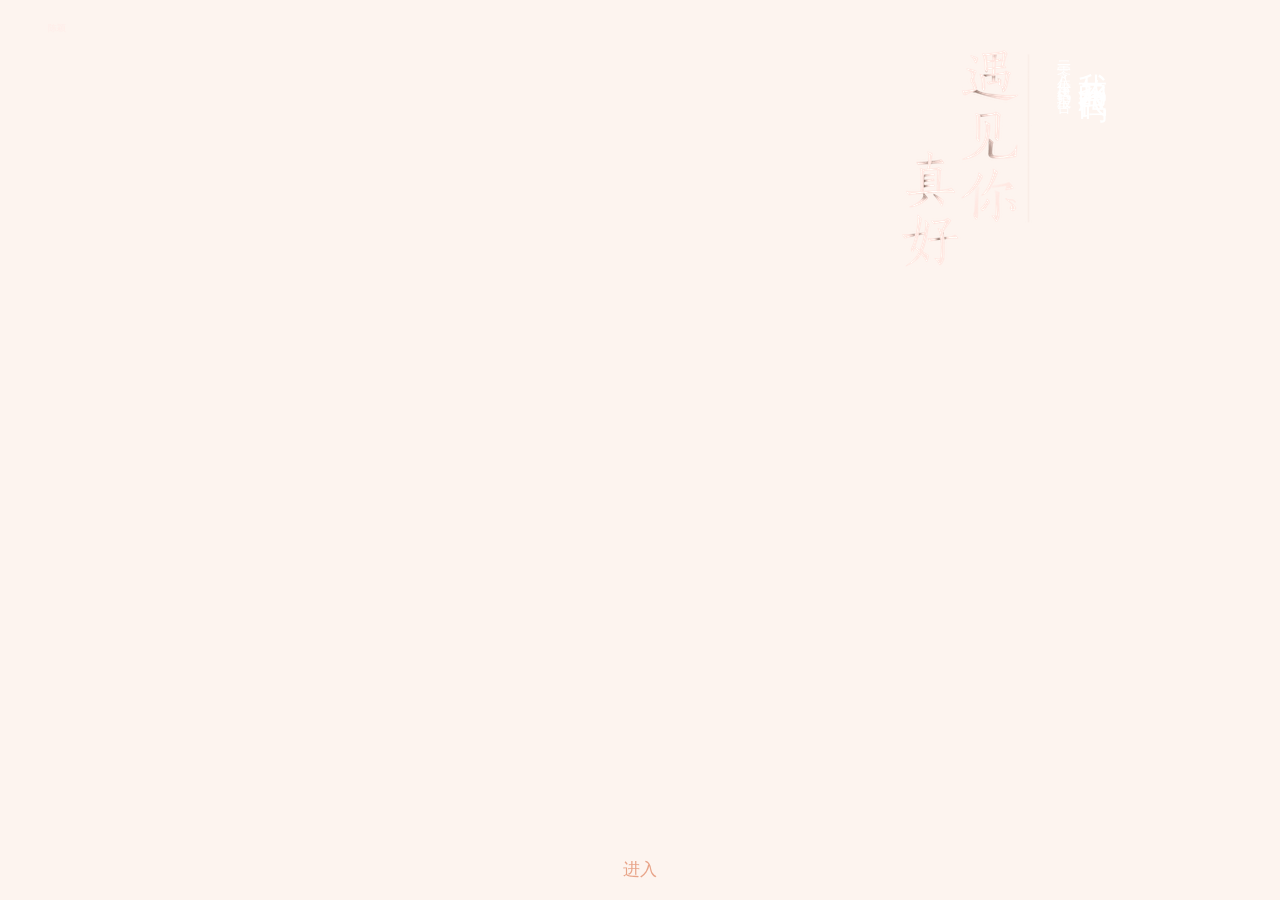
<file: index.html>
<!DOCTYPE html>
<!-- saved from url=(0167)http://m2.link/c/year2018/j3POd/?uid=53899B14C24F351212F4DC92673113FC&full_screen=true&keep_status_bar=true&top_bar_bg_color=f9f9f9&status_bar_type=dark&userid=2227269 -->
<html lang="en" class=" z-ios">
  
  <head>
    <meta http-equiv="Content-Type" content="text/html; charset=UTF-8">
    <meta name="format-detection" content="telephone=no">
    <meta name="applicable-device" content="mobile">
    <meta name="viewport" content="width=device-width, initial-scale=1, user-scalable=0, maximum-scale=1, minimum-scale=1">
    <meta http-equiv="X-UA-Compatible" content="ie=edge">
    <title>年度代码报告</title>
    <meta name="yixin-share-desc" content="点击查看，我的年度代码报告">
    <!-- TODO 改成真实分享文案 -->
    <meta name="yixin-share-image" content="https://p1.music.126.net/uLDm27B4bC_kKSD8le3WwA==/109951163754269117.jpg">
    <link rel="shortcut icon" href="http://s1.music.126.net/style/favicon.ico">
    <script src="./my_resource/raven.min.js"></script>
    <script type="text/javascript" src="./my_resource/tool.min.js"></script>
    <link href="./my_resource/vendors.a07adb27.css" rel="stylesheet">
    <link href="./my_resource/main.ff465555.css" rel="stylesheet">
    <link rel="stylesheet" href="my_resource/swiper.css"> 
    <script src="my_resource/swiper.js"></script>
    <style>
        /* 容器需要有宽高 */
        html, body, #outer-container {
            height: 100%;
            width: 100%;
        }
    </style>
    <style type="text/css">#__vconsole{color:#000;font-size:13px;font-family:Helvetica Neue,Helvetica,Arial,sans-serif}#__vconsole .vc-max-height{max-height:19.23076923em}#__vconsole .vc-max-height-line{max-height:3.38461538em}#__vconsole .vc-min-height{min-height:3.07692308em}#__vconsole dd,#__vconsole dl,#__vconsole pre{margin:0}#__vconsole .vc-switch{display:block;position:fixed;right:.76923077em;bottom:.76923077em;color:#fff;background-color:#04be02;line-height:1;font-size:1.07692308em;padding:.61538462em 1.23076923em;z-index:10000;border-radius:.30769231em;box-shadow:0 0 .61538462em rgba(0,0,0,.4)}#__vconsole .vc-mask{top:0;background:transparent;z-index:10001;transition:background .3s;-webkit-tap-highlight-color:transparent;overflow-y:scroll}#__vconsole .vc-mask,#__vconsole .vc-panel{display:none;position:fixed;left:0;right:0;bottom:0}#__vconsole .vc-panel{min-height:85%;z-index:10002;background-color:#efeff4;-webkit-transition:-webkit-transform .3s;transition:-webkit-transform .3s;transition:transform .3s;transition:transform .3s,-webkit-transform .3s;-webkit-transform:translateY(100%);transform:translateY(100%)}#__vconsole .vc-tabbar{border-bottom:1px solid #d9d9d9;overflow-x:auto;height:3em;width:auto;white-space:nowrap}#__vconsole .vc-tabbar .vc-tab{display:inline-block;line-height:3em;padding:0 1.15384615em;border-right:1px solid #d9d9d9;text-decoration:none;color:#000;-webkit-tap-highlight-color:transparent;-webkit-touch-callout:none}#__vconsole .vc-tabbar .vc-tab:active{background-color:rgba(0,0,0,.15)}#__vconsole .vc-tabbar .vc-tab.vc-actived{background-color:#fff}#__vconsole .vc-content{background-color:#fff;overflow-x:hidden;overflow-y:auto;position:absolute;top:3.07692308em;left:0;right:0;bottom:3.07692308em;-webkit-overflow-scrolling:touch}#__vconsole .vc-content.vc-has-topbar{top:5.46153846em}#__vconsole .vc-topbar{background-color:#fbf9fe;display:flex;display:-webkit-box;flex-direction:row;flex-wrap:wrap;-webkit-box-direction:row;-webkit-flex-wrap:wrap;width:100%}#__vconsole .vc-topbar .vc-toptab{display:none;flex:1;-webkit-box-flex:1;line-height:2.30769231em;padding:0 1.15384615em;border-bottom:1px solid #d9d9d9;text-decoration:none;text-align:center;color:#000;-webkit-tap-highlight-color:transparent;-webkit-touch-callout:none}#__vconsole .vc-topbar .vc-toptab.vc-toggle{display:block}#__vconsole .vc-topbar .vc-toptab:active{background-color:rgba(0,0,0,.15)}#__vconsole .vc-topbar .vc-toptab.vc-actived{border-bottom:1px solid #3e82f7}#__vconsole .vc-logbox{display:none;position:relative;min-height:100%}#__vconsole .vc-logbox i{font-style:normal}#__vconsole .vc-logbox .vc-log{padding-bottom:3em;-webkit-tap-highlight-color:transparent}#__vconsole .vc-logbox .vc-log:empty:before{content:"Empty";color:#999;position:absolute;top:45%;left:0;right:0;bottom:0;font-size:1.15384615em;text-align:center}#__vconsole .vc-logbox .vc-item{margin:0;padding:.46153846em .61538462em;overflow:hidden;line-height:1.3;border-bottom:1px solid #eee;word-break:break-word}#__vconsole .vc-logbox .vc-item-info{color:#6a5acd}#__vconsole .vc-logbox .vc-item-debug{color:#daa520}#__vconsole .vc-logbox .vc-item-warn{color:orange;border-color:#ffb930;background-color:#fffacd}#__vconsole .vc-logbox .vc-item-error{color:#dc143c;border-color:#f4a0ab;background-color:#ffe4e1}#__vconsole .vc-logbox .vc-log.vc-log-partly .vc-item{display:none}#__vconsole .vc-logbox .vc-log.vc-log-partly-error .vc-item-error,#__vconsole .vc-logbox .vc-log.vc-log-partly-info .vc-item-info,#__vconsole .vc-logbox .vc-log.vc-log-partly-log .vc-item-log,#__vconsole .vc-logbox .vc-log.vc-log-partly-warn .vc-item-warn{display:block}#__vconsole .vc-logbox .vc-item .vc-item-content{margin-right:4.61538462em;display:block}#__vconsole .vc-logbox .vc-item .vc-item-meta{color:#888;float:right;width:4.61538462em;text-align:right}#__vconsole .vc-logbox .vc-item.vc-item-nometa .vc-item-content{margin-right:0}#__vconsole .vc-logbox .vc-item.vc-item-nometa .vc-item-meta{display:none}#__vconsole .vc-logbox .vc-item .vc-item-code{display:block;white-space:pre-wrap;overflow:auto;position:relative}#__vconsole .vc-logbox .vc-item .vc-item-code.vc-item-code-input,#__vconsole .vc-logbox .vc-item .vc-item-code.vc-item-code-output{padding-left:.92307692em}#__vconsole .vc-logbox .vc-item .vc-item-code.vc-item-code-input:before,#__vconsole .vc-logbox .vc-item .vc-item-code.vc-item-code-output:before{content:"\203A";position:absolute;top:-.23076923em;left:0;font-size:1.23076923em;color:#6a5acd}#__vconsole .vc-logbox .vc-item .vc-item-code.vc-item-code-output:before{content:"\2039"}#__vconsole .vc-logbox .vc-item .vc-fold{display:block;overflow:auto;-webkit-overflow-scrolling:touch}#__vconsole .vc-logbox .vc-item .vc-fold .vc-fold-outer{display:block;font-style:italic;padding-left:.76923077em;position:relative}#__vconsole .vc-logbox .vc-item .vc-fold .vc-fold-outer:active{background-color:#e6e6e6}#__vconsole .vc-logbox .vc-item .vc-fold .vc-fold-outer:before{content:"";position:absolute;top:.30769231em;left:.15384615em;width:0;height:0;border:.30769231em solid transparent;border-left-color:#000}#__vconsole .vc-logbox .vc-item .vc-fold .vc-fold-outer.vc-toggle:before{top:.46153846em;left:0;border-top-color:#000;border-left-color:transparent}#__vconsole .vc-logbox .vc-item .vc-fold .vc-fold-inner{display:none;margin-left:.76923077em}#__vconsole .vc-logbox .vc-item .vc-fold .vc-fold-inner.vc-toggle{display:block}#__vconsole .vc-logbox .vc-item .vc-fold .vc-fold-inner .vc-code-key{margin-left:.76923077em}#__vconsole .vc-logbox .vc-item .vc-fold .vc-fold-outer .vc-code-key{margin-left:0}#__vconsole .vc-logbox .vc-code-key{color:#905}#__vconsole .vc-logbox .vc-code-private-key{color:#d391b5}#__vconsole .vc-logbox .vc-code-function{color:#905;font-style:italic}#__vconsole .vc-logbox .vc-code-boolean,#__vconsole .vc-logbox .vc-code-number{color:#0086b3}#__vconsole .vc-logbox .vc-code-string{color:#183691}#__vconsole .vc-logbox .vc-code-null,#__vconsole .vc-logbox .vc-code-undefined{color:#666}#__vconsole .vc-logbox .vc-cmd{position:absolute;height:3.07692308em;left:0;right:0;bottom:0;border-top:1px solid #d9d9d9;display:block!important}#__vconsole .vc-logbox .vc-cmd .vc-cmd-input-wrap{display:block;height:2.15384615em;margin-right:3.07692308em;padding:.46153846em .61538462em}#__vconsole .vc-logbox .vc-cmd .vc-cmd-input{width:100%;border:none;resize:none;outline:none;padding:0;font-size:.92307692em}#__vconsole .vc-logbox .vc-cmd .vc-cmd-input::-webkit-input-placeholder{line-height:2.15384615em}#__vconsole .vc-logbox .vc-cmd .vc-cmd-btn{position:absolute;top:0;right:0;bottom:0;width:3.07692308em;border:none;background-color:#efeff4;outline:none;-webkit-touch-callout:none;font-size:1em}#__vconsole .vc-logbox .vc-cmd .vc-cmd-btn:active{background-color:rgba(0,0,0,.15)}#__vconsole .vc-logbox .vc-group .vc-group-preview{-webkit-touch-callout:none}#__vconsole .vc-logbox .vc-group .vc-group-preview:active{background-color:#e6e6e6}#__vconsole .vc-logbox .vc-group .vc-group-detail{display:none;padding:0
      0 .76923077em 1.53846154em;border-bottom:1px solid #eee}#__vconsole .vc-logbox .vc-group.vc-actived .vc-group-detail{display:block;background-color:#fbf9fe}#__vconsole .vc-logbox .vc-group.vc-actived .vc-table-row{background-color:#fff}#__vconsole .vc-logbox .vc-group.vc-actived .vc-group-preview{background-color:#fbf9fe}#__vconsole .vc-logbox .vc-table .vc-table-row{display:flex;display:-webkit-flex;flex-direction:row;flex-wrap:wrap;-webkit-box-direction:row;-webkit-flex-wrap:wrap;overflow:hidden;border-bottom:1px solid #eee}#__vconsole .vc-logbox .vc-table .vc-table-row.vc-left-border{border-left:1px solid #eee}#__vconsole .vc-logbox .vc-table .vc-table-col{flex:1;-webkit-box-flex:1;padding:.23076923em .30769231em;border-left:1px solid #eee;overflow:auto;white-space:pre-wrap;word-break:break-word;-webkit-overflow-scrolling:touch}#__vconsole .vc-logbox .vc-table .vc-table-col:first-child{border:none}#__vconsole .vc-logbox .vc-table .vc-small .vc-table-col{padding:0 .30769231em;font-size:.92307692em}#__vconsole .vc-logbox .vc-table .vc-table-col-2{flex:2;-webkit-box-flex:2}#__vconsole .vc-logbox .vc-table .vc-table-col-3{flex:3;-webkit-box-flex:3}#__vconsole .vc-logbox .vc-table .vc-table-col-4{flex:4;-webkit-box-flex:4}#__vconsole .vc-logbox .vc-table .vc-table-col-5{flex:5;-webkit-box-flex:5}#__vconsole .vc-logbox .vc-table .vc-table-col-6{flex:6;-webkit-box-flex:6}#__vconsole .vc-logbox .vc-table .vc-table-row-error{border-color:#f4a0ab;background-color:#ffe4e1}#__vconsole .vc-logbox .vc-table .vc-table-row-error .vc-table-col{color:#dc143c;border-color:#f4a0ab}#__vconsole .vc-logbox .vc-table .vc-table-col-title{font-weight:700}#__vconsole .vc-logbox.vc-actived{display:block}#__vconsole .vc-toolbar{border-top:1px solid #d9d9d9;line-height:3em;position:absolute;left:0;right:0;bottom:0;display:flex;display:-webkit-box;flex-direction:row;-webkit-box-direction:row}#__vconsole .vc-toolbar .vc-tool{display:none;text-decoration:none;color:#000;width:50%;flex:1;-webkit-box-flex:1;text-align:center;position:relative;-webkit-touch-callout:none}#__vconsole .vc-toolbar .vc-tool.vc-global-tool,#__vconsole .vc-toolbar .vc-tool.vc-toggle{display:block}#__vconsole .vc-toolbar .vc-tool:active{background-color:rgba(0,0,0,.15)}#__vconsole .vc-toolbar .vc-tool:after{content:" ";position:absolute;top:.53846154em;bottom:.53846154em;right:0;border-left:1px solid #d9d9d9}#__vconsole .vc-toolbar .vc-tool-last:after{border:none}#__vconsole.vc-toggle .vc-switch{display:none}#__vconsole.vc-toggle .vc-mask{background:rgba(0,0,0,.6);display:block}#__vconsole.vc-toggle .vc-panel{-webkit-transform:translate(0);transform:translate(0)}</style>
    <style type="text/css">.vcelm-node{color:#183691}.vcelm-k{color:#0086b3}.vcelm-v{color:#905}.vcelm-l{padding-left:8px;position:relative;word-wrap:break-word;line-height:1}.vcelm-l.vc-toggle>.vcelm-node{display:block}.vcelm-l .vcelm-node:active{background-color:rgba(0,0,0,.15)}.vcelm-l.vcelm-noc .vcelm-node:active{background-color:transparent}.vcelm-t{white-space:pre-wrap;word-wrap:break-word}.vcelm-l .vcelm-l{display:none}.vcelm-l.vc-toggle>.vcelm-l{margin-left:4px;display:block}.vcelm-l:before{content:"";display:block;position:absolute;top:6px;left:3px;width:0;height:0;border:3px solid transparent;border-left-color:#000}.vcelm-l.vc-toggle:before{display:block;top:6px;left:0;border-top-color:#000;border-left-color:transparent}.vcelm-l.vcelm-noc:before{display:none}</style>
    <script type="text/javascript" charset="UTF-8" async="" src="./my_resource/watchman.min.js"></script>
  </head>
  
  <body>
    <audio id="j-bgm" src="http://m8.music.126.net/20281226102943/a9c7bb0373e763749d06243b598ae1b0/ymusic/annual2018/v1/bgm.mp3" autoplay preload loop></audio>
    <div id="outer-container"></div>
    <script>
        var list = [{
            content: '<div style="margin:0 auto; width:0; height:0; overflow:hidden;"><!--TODO分享图片--><img id="out-share-pic"src="./my_resource/FtW_Z9lkb47ObTsGSSBlPg==_19135900369963408"width="580"></div><div id="j-root"class="g-bd"><div class="m-app"><div class="m-module m-module-report z-modshow"><div class="m-reportcontent f-page"><div class="m-page m-page-cover f-page z-enter"><div id="comp"style="transform: translate3d(0px, 0px, 0px) rotate(0.0001deg); transform-style: preserve-3d; backface-visibility: hidden;"><div data-depth="0"class="id8_bggpngc"style="transform: translate3d(0px, 0px, 0px); transform-style: preserve-3d; backface-visibility: hidden; position: relative; display: block; left: 0px; top: 0px;"><div id="id8_bggpng"></div></div><div data-depth="0.4"class="id7_stars2pngc"style="transform: translate3d(0px, 0px, 0px); transform-style: preserve-3d; backface-visibility: hidden; position: absolute; display: block; left: 0px; top: 0px;"><div id="id7_stars2png"></div></div><div data-depth="0.7"class="id6_stars1pngc"style="transform: translate3d(0px, 0px, 0px); transform-style: preserve-3d; backface-visibility: hidden; position: absolute; display: block; left: 0px; top: 0px;"><div id="id6_stars1png"></div></div><div data-depth="0.2"class="id4_middlePlanetpngc"style="transform: translate3d(0px, 0px, 0px); transform-style: preserve-3d; backface-visibility: hidden; position: absolute; display: block; left: 0px; top: 0px;"><div id="id4_middlePlanetpng"></div></div><div id="no2"style="transform: translate3d(0px, 0px, 0px); transform-style: preserve-3d; backface-visibility: hidden; position: absolute; display: block; left: 0px; top: 0px;"><div id="liuxing2"></div><div id="id5_manwithbigplanetpng"></div><div class="logotxt "><span class="f-thide2">陈颖</span></div><div class="tt"style="background:url(my_resource/hello.png) no-repeat !important"></div><div style="height:400px;-webkit-writing-mode: vertical-rl;writing-mode: vertical-rl;font-family: STFangsong;color:white;position: absolute;top:5.6%;right: 13%"><p style="letter-spacing:.2em;font-size:29px;">我的云代码</p><p style="letter-spacing:.3em;font-size:14px;">二零一八年度代码报告</p></div><div id="id2_gxpng"></div><div id="id1_lightNotepng"></div><div class="enter">进入</div></div></div></div><div class="m-page m-page-02 f-page"><div class="bg f-page"></div><div class="mountain"><div class="piece piece-1"></div><div class="piece piece-2"></div></div><div class="j-art02 clanche"style="transform: scale(0.5);"><div class="id22_line4png"><div class="id24_yinfu4"></div><div class="id23_yinfu5"></div></div><div class="id20_line3png"><div class="id19_yinfu31"><div class="id21_yinfu32png"></div></div></div><div class="id20_line3png"><div class="id19_yinfu31"></div></div><div class="id17_line2png"><div class="id16_yinfu21"><div class="id18_yinfu22"></div></div></div><div class="id17_line2png"><div class="id16_yinfu21"></div></div><div class="id14_line1png"><div class="id7_yinfu11"><div class="id6_tou"><div class="P1hair"></div></div><div class="id13_shenti"></div><div class="id11_2xiaotui"><div class="id12_2jiojiopng"></div></div><div class="id8_1datui"><div class="id9_1xiaotui"><div class="id10_1jiojiopng"></div></div></div><div class="id15_yinfu12"></div></div></div><div class="id14_line1png"><div class="id7_yinfu11"><div class="id4_dabi"><div class="id3_yifu"></div><div class="id2_xiaobi"><div class="id1_hand"></div></div></div></div></div></div></div></div></div></div></div>'
            }, {
            content: '<div style="margin:0 auto; width:0; height:0; overflow:hidden;"><!--TODO分享图片--><img id="out-share-pic"src="./my_resource/FtW_Z9lkb47ObTsGSSBlPg==_19135900369963408"width="580"></div><div id="j-root"class="g-bd"><div class="m-app"><div class="m-module m-module-report z-modshow"><div class="m-reportcontent f-page"><div class="m-page m-page-cover f-page"><div id="comp"style="transform: translate3d(0px, 0px, 0px) rotate(0.0001deg); transform-style: preserve-3d; backface-visibility: hidden;"><div data-depth="0"class="id8_bggpngc"style="transform: translate3d(0px, 0px, 0px); transform-style: preserve-3d; backface-visibility: hidden; position: relative; display: block; left: 0px; top: 0px;"><div id="id8_bggpng"></div></div><div data-depth="0.4"class="id7_stars2pngc"style="transform: translate3d(0px, 0px, 0px); transform-style: preserve-3d; backface-visibility: hidden; position: absolute; display: block; left: 0px; top: 0px;"><div id="id7_stars2png"></div></div><div data-depth="0.7"class="id6_stars1pngc"style="transform: translate3d(0px, 0px, 0px); transform-style: preserve-3d; backface-visibility: hidden; position: absolute; display: block; left: 0px; top: 0px;"><div id="id6_stars1png"></div></div><div data-depth="0.2"class="id4_middlePlanetpngc"style="transform: translate3d(0px, 0px, 0px); transform-style: preserve-3d; backface-visibility: hidden; position: absolute; display: block; left: 0px; top: 0px;"><div id="id4_middlePlanetpng"></div></div><div id="no2"style="transform: translate3d(0px, 0px, 0px); transform-style: preserve-3d; backface-visibility: hidden; position: absolute; display: block; left: 0px; top: 0px;"><div id="liuxing2"></div><div id="id5_manwithbigplanetpng"></div><div class="logotxt "><span class="f-thide2">Norcy</span></div><div class="tt"></div><div id="id2_gxpng"></div><div id="id1_lightNotepng"></div><div class="enter">进入</div></div></div><div class="egg_tips"></div></div><div class="m-page m-page-02 f-page z-enter"><div class="bg f-page"></div><div class="mountain"><div class="piece piece-1"></div><div class="piece piece-2"></div></div><div class="j-art02 clanche"style="transform: scale(0.5);"><div class="id22_line4png"><div class="id24_yinfu4"></div><div class="id23_yinfu5"></div></div><div class="id20_line3png"><div class="id19_yinfu31"><div class="id21_yinfu32png"></div></div></div><div class="id20_line3png"><div class="id19_yinfu31"></div></div><div class="id17_line2png"><div class="id16_yinfu21"><div class="id18_yinfu22"></div></div></div><div class="id17_line2png"><div class="id16_yinfu21"></div></div><div class="id14_line1png"><div class="id7_yinfu11"><div class="id6_tou"><div class="P1hair"></div></div><div class="id13_shenti"></div><div class="id11_2xiaotui"><div class="id12_2jiojiopng"></div></div><div class="id8_1datui"><div class="id9_1xiaotui"><div class="id10_1jiojiopng"></div></div></div><div class="id15_yinfu12"></div></div></div><div class="id14_line1png"><div class="id7_yinfu11"><div class="id4_dabi"><div class="id3_yifu"></div><div class="id2_xiaobi"><div class="id1_hand"></div></div></div></div></div></div><div class="paras"><p class="para f-animLineUp"style="transition-delay: 0.2s;">这一年里</p><p class="para f-animLineUp"style="transition-delay: 0.3s;">你一共在公司写了<em class="s-fcRed f-fw1">1357万</em>行代码</p><p>总结出<em class="s-fcRed f-fw1">PHP</em>是最好的语言</p><p class="para f-animLineUp"style="transition-delay: 0.4s;">&nbsp;</p><p class="para f-animLineUp"style="transition-delay: 0.5s;">你写代码括号换行的风格成谜</p><p class="para f-animLineUp"style="transition-delay: 0.6s;">喜欢在<em class="s-fcRed">晚上</em>敲击键盘</p><p class="para f-animLineUp"style="transition-delay: 0.7s;">&nbsp;</p><div><p class="para f-animLineUp"style="transition-delay: 0.8s;">你的发际线升高<em class="s-fcRed">3.141592</em>厘米</p><p class="para f-animLineUp"style="transition-delay: 0.9s;">步入资深程序员行列</p></div></div></div><div class="m-page m-page-01 f-page"><div class="bg f-page"></div><div class="tt f-animOpac"><h4>2018</h4><h4>TA在网易云音乐听到的最多的歌词是</h4></div><div class="ckeywords j-anim01"><div class="hands"><div class="hand2"></div><div class="hand1"></div><div class="hand3"></div></div><div class="words words-2"><span class="word word-1"><i class="u-word u-word-108"></i></span><span class="word word-2"><i class="u-word u-word-109"></i></span></div><div class="nums f-animOpac"><span class="n">7</span><span class="n">6</span><span class="n">5</span><i class="unit"></i></div></div><div class="hand4"></div></div></div><div class="open-text"><img src="my_resource/qr.png" alt=""></div></div></div></div>'
        }, {
            content: '<div style="margin:0 auto; width:0; height:0; overflow:hidden;"><!--TODO分享图片--><img id="out-share-pic"src="./my_resource/FtW_Z9lkb47ObTsGSSBlPg==_19135900369963408"width="580"></div><div id="j-root"class="g-bd"><div class="m-app"><div class="m-module m-module-report z-modshow"><div class="m-reportcontent f-page"><div class="m-page m-page-02 f-page"><div class="bg f-page"></div><div class="mountain"><div class="piece piece-1"></div><div class="piece piece-2"></div></div><div class="j-art02 clanche"style="transform: scale(0.5);"><div class="id22_line4png"><div class="id24_yinfu4"></div><div class="id23_yinfu5"></div></div><div class="id20_line3png"><div class="id19_yinfu31"><div class="id21_yinfu32png"></div></div></div><div class="id20_line3png"><div class="id19_yinfu31"></div></div><div class="id17_line2png"><div class="id16_yinfu21"><div class="id18_yinfu22"></div></div></div><div class="id17_line2png"><div class="id16_yinfu21"></div></div><div class="id14_line1png"><div class="id7_yinfu11"><div class="id6_tou"><div class="P1hair"></div></div><div class="id13_shenti"></div><div class="id11_2xiaotui"><div class="id12_2jiojiopng"></div></div><div class="id8_1datui"><div class="id9_1xiaotui"><div class="id10_1jiojiopng"></div></div></div><div class="id15_yinfu12"></div></div></div><div class="id14_line1png"><div class="id7_yinfu11"><div class="id4_dabi"><div class="id3_yifu"></div><div class="id2_xiaobi"><div class="id1_hand"></div></div></div></div></div></div><div class="paras"><p class="para f-animLineUp"style="transition-delay: 0.2s;">这一年里</p><p class="para f-animLineUp"style="transition-delay: 0.3s;">TA一共在云村听了<em class="s-fcRed f-fw1">1357</em>首歌</p><p class="para f-animLineUp"style="transition-delay: 0.4s;">&nbsp;</p><p class="para f-animLineUp"style="transition-delay: 0.5s;">TA热衷的风格成谜</p><p class="para f-animLineUp"style="transition-delay: 0.6s;">喜欢在<em class="s-fcRed">午后</em>听歌</p><p class="para f-animLineUp"style="transition-delay: 0.7s;">&nbsp;</p><div><p class="para f-animLineUp"style="transition-delay: 0.8s;">TA<em class="s-fcRed">热爱分享</em></p><p class="para f-animLineUp"style="transition-delay: 0.9s;">评论区里藏着TA的许多回忆</p></div></div></div><div class="m-page m-page-01 f-page z-enter"><div class="bg f-page"></div><div class="tt f-animOpac"><h4>2018</h4><h4>你在公司说得最多的台词是</h4></div><div class="ckeywords j-anim01 z-anim"><div class="hands"><div class="hand2"></div><div class="hand1"></div><div class="hand3"></div></div><div class="words words-2"><span class="word word-1"style="font-size:80px !important"><i class="u-word">试</i></span><span class="word word-2"style="font-size:80px !important"><i class="u-word">试</i></span></div><div class="nums f-animOpac"><span class="n">7</span><span class="n">6</span><span class="n">5</span><i class="unit"></i></div></div><div class="hand4"></div><ul class="lyrics"><li class="itm f-animLineUp"><div style="transform: translateX(13.7643px);"><div class="line1 f-thide">我注释掉这行代码<em class="s-fcRed">试试</em></div><br><div class="line2 f-thide">-如何佛系解Bug</div></div></li><li class="itm f-animLineUp"><div style="transform: translateX(26.2581px);"><div class="line1 f-thide">在我手机上是好的啊，你清理下缓存<em class="s-fcRed">试试</em></div><br><div class="line2 f-thide">-测试的手机有问题</div></div></li><li class="itm f-animLineUp"><div style="transform: translateX(50.5658px);"><div class="line1 f-thide">要不<em class="s-fcRed">试试</em>重启一下你的手机？</div><br><div class="line2 f-thide">-万能重启大法</div></div></li><li class="itm f-animLineUp"><div style="transform: translateX(115.973px);"><div class="line1 f-thide">你再改需求<em class="s-fcRed">试试</em>？！！</div><br><div class="line2 f-thide">-致产品经理的死亡威胁</div></div></li></ul></div><div class="m-page m-page-03 f-page"><div class="bg f-page"></div><div class="sun f-center"></div><div class="art j-art03"style="transform: scale(0.5);"><div class="swing j-anim03"><div class="leg2"><div class="part"></div></div><div class="leg1"><div class="part"></div></div><div class="neck"></div><div class="head"><div class="part"></div></div></div></div><div class="paras"><p class="para f-animLineUp"style="transition-delay: 0.2s;"><em class="s-fcRed">9月3日</em></p><p class="para f-animLineUp"style="transition-delay: 0.3s;">大概是很特别的一天</p><p class="para f-animLineUp"style="transition-delay: 0.4s;">这一天里</p><p class="para f-animLineUp"style="transition-delay: 0.5s;">TA把孙燕姿的<em class="s-fcRed">《愚人的国度》</em></p><p class="para f-animLineUp"style="transition-delay: 0.6s;">反复听了<em class="s-fcRed">32次</em></p></div></div></div><div class="open-text"><img src="my_resource/qr.png" alt=""></div></div></div></div>'
        }, {
            content: '<div style="margin:0 auto; width:0; height:0; overflow:hidden;"><!--TODO分享图片--><img id="out-share-pic"src="./my_resource/FtW_Z9lkb47ObTsGSSBlPg==_19135900369963408"width="580"></div><div id="j-root"class="g-bd"><div class="m-app"><div class="m-module m-module-report z-modshow"><div class="m-reportcontent f-page"><div class="m-page m-page-06 f-page"><div class="bg f-page"></div><div class="paras"><p class="para f-animLineUp"style="transition-delay: 0.2s;">在TA的音乐品味中&nbsp;</p><p class="para f-animLineUp"style="transition-delay: 0.3s;">也藏着高冷的一面&nbsp;</p><p class="para f-animLineUp"style="transition-delay: 0.4s;">这首有些小众的&nbsp;</p><p class="para f-animLineUp"style="transition-delay: 0.5s;"><em class="s-fcRed">《夏天的味道（Cover石头剪刀布）》</em></p><p class="para f-animLineUp"style="transition-delay: 0.6s;">在今年TA一共听了<em class="s-fcRed">15次</em>&nbsp;</p></div><div class="art"><div class="man"></div><div class="shadow"></div></div></div><div class="m-page m-page-07 f-page z-enter"><div class="bg f-page"></div><div class="art j-art07"style="transform: scale(0.5);"><div class="mountain"></div><div class="shadow"></div><div class="id25_youbi3-static"><div class="id24_youbi2-static"></div></div><div class="id20_youtui1-static"><div class="id22_yuotui2-static"><div class="id21_youtui3-static"><div class="id19_yinfu-1"></div></div></div></div><div class="id18_cheba2"></div><div class="id17_zixingche"></div><div class="id15_tou-no-eye"><div class="id13_toufa-static"></div><div class="id14_eye"></div></div><div class="id11_shenti-static"></div><div class="id12_shenti2-static"><div class="id9_zuotui1-static"><div class="id8_zuotui2-static"><div class="id10_zuotui3-static"><div class="id7_yinfu-1"></div></div></div></div><div class="id6_yifu-static"></div></div><div class="id5_zuoshou-static"><div class="id3_zuobi-static"><div class="id4_zuobi-1"><div class="id2_xiuzi-static"></div></div></div></div><div class="id1_cheba"></div><div class="notesfly"></div></div><div class="paras"><p class="para f-animLineUp"style="transition-delay: 0.2s;">这一年&nbsp;</p><p class="para f-animLineUp"style="transition-delay: 0.3s;">有<em class="s-fcRed">365</em>天你都使用了&nbsp;</p><p class="para f-animLineUp"style="transition-delay: 0.4s;"><em class="s-fcRed">Command、C、V</em></p><p class="para f-animLineUp"style="transition-delay: 0.5s;">在键盘上所有熟悉的键中&nbsp;</p><p class="para f-animLineUp"style="transition-delay: 0.6s;">你对它们最专一&nbsp;</p></div></div><div class="m-page m-page-08 f-page"><div class="bg f-page"></div><div class="j-cchair cchair"style="transform: scale(0.5);"><div class="id17_bozi"></div><div class="id16_tui"></div><div class="id15_body"></div><div class="id14_qinti2"></div><div class="arm_right"><div class="id6_dabi2"><div class="id4_xiaobi2"><div class="id1_ganzi"></div><div class="id5_muzhi2"></div></div><div class="id2_p8-split-1_0"></div></div></div><div class="id9_qinti1"></div><div class="id13_dabi"><div class="id12_xiaobi"></div></div><div class="id11_xiuzi"></div><div class="id8_head"></div></div><div class="paras"><p class="para f-animLineUp"style="transition-delay: 0.2s;">这首<em class="s-fcRed">《最远的你是我最近的爱》</em></p><p class="para f-animLineUp"style="transition-delay: 0.3s;">是TA今年听过年代最久远的歌&nbsp;</p><p class="para f-animLineUp"style="transition-delay: 0.4s;">&nbsp;</p><p class="para f-animLineUp"style="transition-delay: 0.5s;">发行于<em class="s-fcRed">1989年12月</em>&nbsp;</p></div></div></div><div class="open-text"><img src="my_resource/qr.png" alt=""></div></div></div></div>'
        }, {
            content: '<div style="margin:0 auto; width:0; height:0; overflow:hidden;"><!--TODO分享图片--><img id="out-share-pic"src="./my_resource/FtW_Z9lkb47ObTsGSSBlPg==_19135900369963408"width="580"></div><div id="j-root"class="g-bd"><div class="m-app"><div class="m-module m-module-report z-modshow"><div class="m-reportcontent f-page"><div class="m-page m-page-01 f-page"><div class="bg f-page"></div><div class="tt f-animOpac"><h4>2018</h4><h4>TA在网易云音乐听到的最多的歌词是</h4></div><div class="ckeywords j-anim01"><div class="hands"><div class="hand2"></div><div class="hand1"></div><div class="hand3"></div></div><div class="words words-2"><span class="word word-1"><i class="u-word u-word-108"></i></span><span class="word word-2"><i class="u-word u-word-109"></i></span></div><div class="nums f-animOpac"><span class="n">7</span><span class="n">6</span><span class="n">5</span><i class="unit"></i></div></div><div class="hand4"></div><ul class="lyrics"><li class="itm f-animLineUp"><div style="transform: translateX(13.7643px);"><div class="line1 f-thide"><em class="s-fcRed">天使</em>在人间是该藏好翅膀</div><br><div class="line2 f-thide">-Tank《专属天使》</div></div></li><li class="itm f-animLineUp"><div style="transform: translateX(26.2581px);"><div class="line1 f-thide">你是魔鬼中的<em class="s-fcRed">天使</em>,所以送我心碎的方式</div><br><div class="line2 f-thide">-田馥甄《魔鬼中的天使》</div></div></li><li class="itm f-animLineUp"><div style="transform: translateX(50.5658px);"><div class="line1 f-thide">请<em class="s-fcRed">天使</em>来唱歌,当我很不快乐</div><br><div class="line2 f-thide">-S.H.E《天使在唱歌》</div></div></li><li class="itm f-animLineUp"><div style="transform: translateX(115.973px);"><div class="line1 f-thide">谁人又为<em class="s-fcRed">天使</em>忧愁</div><br><div class="line2 f-thide">-梁汉文《七友》</div></div></li></ul></div><div class="m-page m-page-03 f-page z-enter"><div class="bg f-page"></div><div class="sun f-center"></div><div class="art j-art03"style="transform: scale(0.5);"><div class="swing j-anim03 z-anim"><div class="leg2"><div class="part"></div></div><div class="leg1"><div class="part"></div></div><div class="neck"></div><div class="head"><div class="part"></div></div></div></div><div class="paras"><p class="para f-animLineUp"style="transition-delay: 0.2s;"><em class="s-fcRed">9月3日</em></p><p class="para f-animLineUp"style="transition-delay: 0.3s;">大概是很特别的一天</p><p class="para f-animLineUp"style="transition-delay: 0.4s;">这一天里</p><p class="para f-animLineUp"style="transition-delay: 0.5s;">你和产品经理进行<em class="s-fcRed">需求评审</em></p><p class="para f-animLineUp"style="transition-delay: 0.6s;">反复争辩了<em class="s-fcRed">1024</em>次，晚上10点最终达成一致</p><p>产品工作完成下班了，<em class="s-fcRed">你呢</em></p></div></div><div class="m-page m-page-04 f-page"><div class="bg f-page"></div><div class="j-ccat ccat"style="transform: scale(0.5);"><div class="id25_ren"></div><div class="id22_shou1-3"><div class="id24_shou1-2"><div class="id23_shou1-1"></div></div></div><div class="id22_shou1-3"></div><div class="id21_xiuzi"></div><div class="id20_yanzhu"></div><div class="id13_maowei"></div><div class="id11_maozhua-1"></div><div class="id10_maoshenti"></div><div class="id9_maoyan1"></div><div class="id8_maoyan2"></div><div class="id7_maozui"></div><div class="id6_wuxianpu"></div><div class="id5_yinfu"></div><div class="id4_yinfu-1"></div><div class="id3_yinfuqiu3"></div><div class="id2_yinfuqiu2"></div><div class="id1_yinfuqiu1"></div></div><div class="corner"><div class="id7_night-wave"></div><div class="id6_moon"></div></div><div class="paras"><p class="para f-animLineUp"style="transition-delay: 0.2s;">8月19日</p><p class="para f-animLineUp"style="transition-delay: 0.3s;">这一天TA睡得很晚</p><p class="para f-animLineUp"style="transition-delay: 0.4s;"><em class="s-fcRed">02:17</em>还在与音乐为伴</p><p class="para f-animLineUp"style="transition-delay: 0.5s;">&nbsp;</p><p class="para f-animLineUp"style="transition-delay: 0.6s;">那一刻TA在听</p><p class="para f-animLineUp"style="transition-delay: 0.7s;"><em class="s-fcRed">南拳妈妈</em>&nbsp;的<em class="s-fcRed">《你不像她》</em></p></div></div></div><div class="open-text"><img src="my_resource/qr.png" alt=""></div></div></div></div>'
        }, {
            content: '<div style="margin:0 auto; width:0; height:0; overflow:hidden;"><!--TODO分享图片--><img id="out-share-pic"src="./my_resource/FtW_Z9lkb47ObTsGSSBlPg==_19135900369963408"width="580"></div><div id="j-root"class="g-bd"><div class="m-app"><div class="m-module m-module-report z-modshow"><div class="m-reportcontent f-page"><div class="m-page m-page-03 f-page"><div class="bg f-page"></div><div class="sun f-center"></div><div class="art j-art03"style="transform: scale(0.5);"><div class="swing j-anim03"><div class="leg2"><div class="part"></div></div><div class="leg1"><div class="part"></div></div><div class="neck"></div><div class="head"><div class="part"></div></div></div></div><div class="paras"><p class="para f-animLineUp"style="transition-delay: 0.2s;"><em class="s-fcRed">9月3日</em></p><p class="para f-animLineUp"style="transition-delay: 0.3s;">大概是很特别的一天</p><p class="para f-animLineUp"style="transition-delay: 0.4s;">这一天里</p><p class="para f-animLineUp"style="transition-delay: 0.5s;">TA把孙燕姿的<em class="s-fcRed">《愚人的国度》</em></p><p class="para f-animLineUp"style="transition-delay: 0.6s;">反复听了<em class="s-fcRed">32次</em></p></div></div><div class="m-page m-page-04 f-page z-enter"><div class="bg f-page"></div><div class="j-ccat ccat"style="transform: scale(0.5);"><div class="id25_ren"></div><div class="id22_shou1-3"><div class="id24_shou1-2"><div class="id23_shou1-1"></div></div></div><div class="id22_shou1-3"></div><div class="id21_xiuzi"></div><div class="id20_yanzhu"></div><div class="id13_maowei"></div><div class="id11_maozhua-1"></div><div class="id10_maoshenti"></div><div class="id9_maoyan1"></div><div class="id8_maoyan2"></div><div class="id7_maozui"></div><div class="id6_wuxianpu"></div><div class="id5_yinfu"></div><div class="id4_yinfu-1"></div><div class="id3_yinfuqiu3"></div><div class="id2_yinfuqiu2"></div><div class="id1_yinfuqiu1"></div></div><div class="corner"><div class="id7_night-wave"></div><div class="id6_moon"></div></div><div class="paras"><p class="para f-animLineUp"style="transition-delay: 0.2s;">8月19日</p><p class="para f-animLineUp"style="transition-delay: 0.3s;">这一天你睡得很晚</p><p class="para f-animLineUp"style="transition-delay: 0.4s;"><em class="s-fcRed">04:17</em>还在与代码为伴</p><p class="para f-animLineUp"style="transition-delay: 0.5s;">&nbsp;</p><p class="para f-animLineUp"style="transition-delay: 0.6s;">那一刻你在写Bug</p><p class="para f-animLineUp"style="transition-delay: 0.7s;"><em class="s-fcRed"></em>写完之后发了个<em class="s-fcRed">朋友圈</em>装逼</p><p class="para f-animLineUp"style="transition-delay: 0.7s;"><em class="s-fcRed"></em>你见过<em class="s-fcRed">凌晨4点的深圳</em>吗</p><p/></div></div><div class="m-page m-page-05 f-page"><div class="bg f-page"></div><div class="j-cfly cfly"style="transform: scale(0.4); top: 0px; left: 37.5px;"><div class="id21_p4notesmall"></div><div class="id20_p4notebig"></div><div class="id19_p4body"><div class="id18_p4hand2"></div><div class="id17_p4leg2"></div><div class="id16_p4leg1"></div><div class="id10_p4cloth"></div><div class="id9_p4head"></div><div class="id5_p4hair"></div><div class="id4_p4hand1"></div></div><div class="id15_p4matt1"></div><div class="id3_p4light1"></div><div class="id2_p4light2"></div></div><div class="stars f-page"></div><div class="paras"><p class="para f-animLineUp"style="transition-delay: 0.2s;">这一年，TA有<span class="s-fcRed">34天</span></p><p class="para f-animLineUp"style="transition-delay: 0.3s;">深夜<span class="s-fcRed">12点</span>后</p><p class="para f-animLineUp"style="transition-delay: 0.4s;">仍沉浸在音乐世界</p><p class="para f-animLineUp"style="transition-delay: 0.5s;">睡不着的夜晚</p><p class="para f-animLineUp"style="transition-delay: 0.6s;">还有网易云音乐陪伴</p></div></div></div><div class="open-text"><img src="my_resource/qr.png" alt=""></div></div></div></div>'
        }, {
            content: '<div style="margin:0 auto; width:0; height:0; overflow:hidden;"><!--TODO分享图片--><img id="out-share-pic"src="./my_resource/FtW_Z9lkb47ObTsGSSBlPg==_19135900369963408"width="580"></div><div id="j-root"class="g-bd"><div class="m-app"><div class="m-module m-module-report z-modshow"><div class="m-reportcontent f-page"><div class="m-page m-page-12 f-page"><div class="bg f-page"></div><div class="pic"><div class="in"style="background-image: url(&quot;http://p4.music.126.net/P2W12VnnitMxWpcTNrAvoA==/18493785580241377.jpg?imageView=1&amp;type=webp&amp;thumbnail=750x0&quot;);"></div><div class="mask"></div></div><div class="j-art12 art"style="transform: scale(0.5);"><div class="id28_yinfu"></div><div class="id26_yinfu-1"></div><div class="id22_line562"></div><div class="id21_line563"></div><div class="id20_line564"></div><div class="id24_line561 j-renAni"></div><div class="id19_p12 j-renAni"></div><div class="id1_gunzi j-renAni"></div></div><div class="id18_juian j-juanAni2"></div><div class="content"><div class="tt"><h4 class="f-thide">·S.H.E·</h4><h5>是TA的2018年度歌手</h5><h5>共听了<em class="s-fcRed f-fw1">253</em>次</h5></div><ul class="songs"><li class="itm f-animLineUp f-thide"style="transition-delay: 0.2s;">《伤心的人别听慢歌(Li...》34次</li><li class="itm f-animLineUp f-thide"style="transition-delay: 0.3s;">《十七》13次</li><li class="itm f-animLineUp f-thide"style="transition-delay: 0.4s;">《安静了》8次</li><li class="itm f-animLineUp f-thide"style="transition-delay: 0.5s;">《天灰》7次</li><li class="itm f-animLineUp f-thide"style="transition-delay: 0.6s;">《你太诚实》7次</li><li class="itm f-animLineUp f-thide"style="transition-delay: 0.7s;">...</li></ul></div></div><div class="m-page m-page-13 f-page z-enter"><div class="bg f-page"></div><div class="j-art13 art"style="transform: scale(0.5);"><div class="id16_p13bg"></div><div class="id9_wave5"></div><div class="id8_wave4"></div><div class="id7_boy1"></div><div class="id6_wave3"></div><div class="id5_wave2"></div><div class="id4_wave1"></div><div class="id3_boy4"></div><div class="id2_yinfu"></div><div class="id1_yinfu2"></div></div><div class="paras"><p class="para f-animLineUp"style="transition-delay: 0.2s;">这一年</p><p class="para f-animLineUp"style="transition-delay: 0.3s;">你有<em class="s-fcRed">2018小时</em>与代码相伴</p><p class="para f-animLineUp"style="transition-delay: 0.4s;">在代码的世界</p><p class="para f-animLineUp"style="transition-delay: 0.5s;"><em class="s-fcRed">写Bug</em>的感觉真好</p><br/><p class="para f-animLineUp"style="transition-delay: 0.2s;">这一年</p><p class="para f-animLineUp"style="transition-delay: 0.3s;">你一共写了<em class="s-fcRed">9981</em>个Bug</p><p class="para f-animLineUp"style="transition-delay: 0.4s;">说到<em class="s-fcRed">9981</em></p><p class="para f-animLineUp"style="transition-delay: 0.5s;">不禁想起了西游记中</p><p class="para f-animLineUp"style="transition-delay: 0.4s;">师徒四人取经经历了<em class="s-fcRed">九九八十一</em>难...</p></div></div><div class="m-page m-page-14 f-page"><div class="bg f-page"></div><div class="art j-art14"style="transform: scale(0.5);"><div class="lines"></div><div class="manwrap"><div class="shoubi"></div><div class="man"></div><div class="tou"></div></div><div class="notes"></div></div><div class="content"><h4 class="tt para f-animLineUp"style="transition-delay: 0.2s;">2018，这些是TA最爱的歌</h4><div class="paras"><p class="para f-animLineUp"style="transition-delay: 0.3s;"><span class="f-trunk">《愚人的国度</span></p><p class="para f-animLineUp"style="transition-delay: 0.4s;"><span class="f-trunk">《改嫁</span></p><p class="para f-animLineUp"style="transition-delay: 0.5s;"><span class="f-trunk">《假装</span></p><p class="para f-animLineUp"style="transition-delay: 0.6s;"><span class="f-trunk">《许你向我看</span></p><p class="para f-animLineUp"style="transition-delay: 0.7s;"><span class="f-trunk">《180度</span></p><p class="para f-animLineUp"style="transition-delay: 0.8s;"><span class="f-trunk">《可能否</span></p><p class="para f-animLineUp"style="transition-delay: 0.9s;"><span class="f-trunk">《伤心的人别听慢歌(Live)</span></p><p class="para f-animLineUp"style="transition-delay: 1s;"><span class="f-trunk">《如果我变成回忆</span></p><p class="para f-animLineUp"style="transition-delay: 1.1s;"><span class="f-trunk">《再见(真情版)</span></p><p class="para f-animLineUp"style="transition-delay: 1.2s;"><span class="f-trunk">《成全</span></p></div></div></div></div><div class="open-text"><img src="my_resource/qr.png" alt=""></div></div></div></div>'
        }]

        var swiper = new Swiper({
            container: document.querySelector('#outer-container'),
            data: list
        });
    </script>

    <p class="f-hide">年度代码报告</p>
    <script>
        var _hmt = _hmt || [];
        (function() {
          var hm = document.createElement("script");
          hm.src = "https://hm.baidu.com/hm.js?9efc36149a02903cfe1272dbd1fcbbbd";
          var s = document.getElementsByTagName("script")[0]; 
          s.parentNode.insertBefore(hm, s);
        })();
    </script>
    <script type="text/javascript">!
      function(c) {
        function e(e) {
          for (var r, t, n = e[0], o = e[1], u = e[2], i = 0, l = []; i < n.length; i++) t = n[i],
          a[t] && l.push(a[t][0]),
          a[t] = 0;
          for (r in o) Object.prototype.hasOwnProperty.call(o, r) && (c[r] = o[r]);
          for (s && s(e); l.length;) l.shift()();
          return p.push.apply(p, u || []),
          f()
        }
        function f() {
          for (var e, r = 0; r < p.length; r++) {
            for (var t = p[r], n = !0, o = 1; o < t.length; o++) {
              var u = t[o];
              0 !== a[u] && (n = !1)
            }
            n && (p.splice(r--, 1), e = i(i.s = t[0]))
          }
          return e
        }
        var t = {},
        a = {
          1 : 0
        },
        p = [];
        function i(e) {
          if (t[e]) return t[e].exports;
          var r = t[e] = {
            i: e,
            l: !1,
            exports: {}
          };
          return c[e].call(r.exports, r, r.exports, i),
          r.l = !0,
          r.exports
        }
        i.m = c,
        i.c = t,
        i.d = function(e, r, t) {
          i.o(e, r) || Object.defineProperty(e, r, {
            enumerable: !0,
            get: t
          })
        },
        i.r = function(e) {
          "undefined" != typeof Symbol && Symbol.toStringTag && Object.defineProperty(e, Symbol.toStringTag, {
            value: "Module"
          }),
          Object.defineProperty(e, "__esModule", {
            value: !0
          })
        },
        i.t = function(r, e) {
          if (1 & e && (r = i(r)), 8 & e) return r;
          if (4 & e && "object" == typeof r && r && r.__esModule) return r;
          var t = Object.create(null);
          if (i.r(t), Object.defineProperty(t, "default", {
            enumerable: !0,
            value: r
          }), 2 & e && "string" != typeof r) for (var n in r) i.d(t, n,
          function(e) {
            return r[e]
          }.bind(null, n));
          return t
        },
        i.n = function(e) {
          var r = e && e.__esModule ?
          function() {
            return e.
          default
          }:
          function() {
            return e
          };
          return i.d(r, "a", r),
          r
        },
        i.o = function(e, r) {
          return Object.prototype.hasOwnProperty.call(e, r)
        },
        i.p = "//s5.music.126.net/static_public/5c21db8d4684556c72180904/";
        var r = window.webpackJsonp = window.webpackJsonp || [],
        n = r.push.bind(r);
        r.push = e,
        r = r.slice();
        for (var o = 0; o < r.length; o++) e(r[o]);
        var s = n;
        f()
      } ([]);</script>
    <script type="text/javascript" src="./my_resource/vendors.9fee400a.js"></script>
    <script type="text/javascript" src="./my_resource/main.17f67bd0.js"></script>

    <div>
      <div></div>
    </div>
  </body>

</html>
</file>
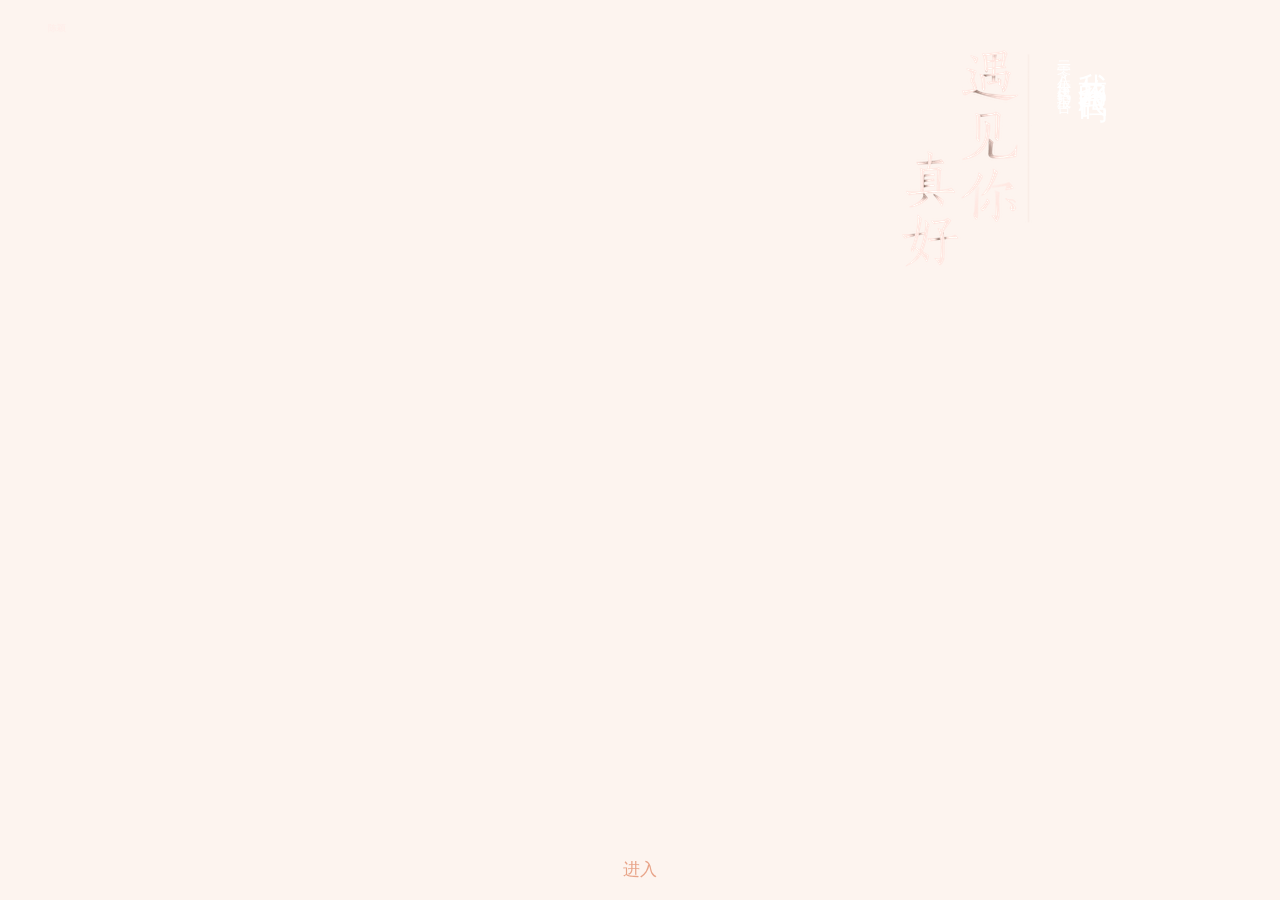
<file: 0.html>
<!DOCTYPE html>
<!-- saved from url=(0211)https://lmq.music.163.com/c/year2018/EPoNy/?uid=2D7195A5E2F508DB0C6B44DAA020E46B&full_screen=true&keep_status_bar=true&top_bar_bg_color=f9f9f9&status_bar_type=dark&userid=123603375&from=timeline&isappinstalled=0 -->
<html lang="en" class=" z-ios">
  
  <head>
    <meta http-equiv="Content-Type" content="text/html; charset=UTF-8">
    <meta name="format-detection" content="telephone=no">
    <meta name="applicable-device" content="mobile">
    <meta name="viewport" content="width=device-width, initial-scale=1, user-scalable=0, maximum-scale=1, minimum-scale=1">
    <meta http-equiv="X-UA-Compatible" content="ie=edge">
    <title>年度听歌报告</title>
    <meta name="yixin-share-desc" content="点击查看，我的网易云音乐年度听歌报告">
    <!-- TODO 改成真实分享文案 -->
    <meta name="yixin-share-image" content="https://p1.music.126.net/uLDm27B4bC_kKSD8le3WwA==/109951163754269117.jpg">
    <link rel="shortcut icon" href="https://s1.music.126.net/style/favicon.ico">
    <script src="my_resource/raven.min.js"></script>
    <script type="text/javascript" src="my_resource/tool.min.js"></script>
    <link href="my_resource/vendors.a07adb27.css" rel="stylesheet">
    <link href="my_resource/main.ff465555.css" rel="stylesheet">
    <style type="text/css">#__vconsole{color:#000;font-size:13px;font-family:Helvetica Neue,Helvetica,Arial,sans-serif}#__vconsole .vc-max-height{max-height:19.23076923em}#__vconsole .vc-max-height-line{max-height:3.38461538em}#__vconsole .vc-min-height{min-height:3.07692308em}#__vconsole dd,#__vconsole dl,#__vconsole pre{margin:0}#__vconsole .vc-switch{display:block;position:fixed;right:.76923077em;bottom:.76923077em;color:#fff;background-color:#04be02;line-height:1;font-size:1.07692308em;padding:.61538462em 1.23076923em;z-index:10000;border-radius:.30769231em;box-shadow:0 0 .61538462em rgba(0,0,0,.4)}#__vconsole .vc-mask{top:0;background:transparent;z-index:10001;transition:background .3s;-webkit-tap-highlight-color:transparent;overflow-y:scroll}#__vconsole .vc-mask,#__vconsole .vc-panel{display:none;position:fixed;left:0;right:0;bottom:0}#__vconsole .vc-panel{min-height:85%;z-index:10002;background-color:#efeff4;-webkit-transition:-webkit-transform .3s;transition:-webkit-transform .3s;transition:transform .3s;transition:transform .3s,-webkit-transform .3s;-webkit-transform:translateY(100%);transform:translateY(100%)}#__vconsole .vc-tabbar{border-bottom:1px solid #d9d9d9;overflow-x:auto;height:3em;width:auto;white-space:nowrap}#__vconsole .vc-tabbar .vc-tab{display:inline-block;line-height:3em;padding:0 1.15384615em;border-right:1px solid #d9d9d9;text-decoration:none;color:#000;-webkit-tap-highlight-color:transparent;-webkit-touch-callout:none}#__vconsole .vc-tabbar .vc-tab:active{background-color:rgba(0,0,0,.15)}#__vconsole .vc-tabbar .vc-tab.vc-actived{background-color:#fff}#__vconsole .vc-content{background-color:#fff;overflow-x:hidden;overflow-y:auto;position:absolute;top:3.07692308em;left:0;right:0;bottom:3.07692308em;-webkit-overflow-scrolling:touch}#__vconsole .vc-content.vc-has-topbar{top:5.46153846em}#__vconsole .vc-topbar{background-color:#fbf9fe;display:flex;display:-webkit-box;flex-direction:row;flex-wrap:wrap;-webkit-box-direction:row;-webkit-flex-wrap:wrap;width:100%}#__vconsole .vc-topbar .vc-toptab{display:none;flex:1;-webkit-box-flex:1;line-height:2.30769231em;padding:0 1.15384615em;border-bottom:1px solid #d9d9d9;text-decoration:none;text-align:center;color:#000;-webkit-tap-highlight-color:transparent;-webkit-touch-callout:none}#__vconsole .vc-topbar .vc-toptab.vc-toggle{display:block}#__vconsole .vc-topbar .vc-toptab:active{background-color:rgba(0,0,0,.15)}#__vconsole .vc-topbar .vc-toptab.vc-actived{border-bottom:1px solid #3e82f7}#__vconsole .vc-logbox{display:none;position:relative;min-height:100%}#__vconsole .vc-logbox i{font-style:normal}#__vconsole .vc-logbox .vc-log{padding-bottom:3em;-webkit-tap-highlight-color:transparent}#__vconsole .vc-logbox .vc-log:empty:before{content:"Empty";color:#999;position:absolute;top:45%;left:0;right:0;bottom:0;font-size:1.15384615em;text-align:center}#__vconsole .vc-logbox .vc-item{margin:0;padding:.46153846em .61538462em;overflow:hidden;line-height:1.3;border-bottom:1px solid #eee;word-break:break-word}#__vconsole .vc-logbox .vc-item-info{color:#6a5acd}#__vconsole .vc-logbox .vc-item-debug{color:#daa520}#__vconsole .vc-logbox .vc-item-warn{color:orange;border-color:#ffb930;background-color:#fffacd}#__vconsole .vc-logbox .vc-item-error{color:#dc143c;border-color:#f4a0ab;background-color:#ffe4e1}#__vconsole .vc-logbox .vc-log.vc-log-partly .vc-item{display:none}#__vconsole .vc-logbox .vc-log.vc-log-partly-error .vc-item-error,#__vconsole .vc-logbox .vc-log.vc-log-partly-info .vc-item-info,#__vconsole .vc-logbox .vc-log.vc-log-partly-log .vc-item-log,#__vconsole .vc-logbox .vc-log.vc-log-partly-warn .vc-item-warn{display:block}#__vconsole .vc-logbox .vc-item .vc-item-content{margin-right:4.61538462em;display:block}#__vconsole .vc-logbox .vc-item .vc-item-meta{color:#888;float:right;width:4.61538462em;text-align:right}#__vconsole .vc-logbox .vc-item.vc-item-nometa .vc-item-content{margin-right:0}#__vconsole .vc-logbox .vc-item.vc-item-nometa .vc-item-meta{display:none}#__vconsole .vc-logbox .vc-item .vc-item-code{display:block;white-space:pre-wrap;overflow:auto;position:relative}#__vconsole .vc-logbox .vc-item .vc-item-code.vc-item-code-input,#__vconsole .vc-logbox .vc-item .vc-item-code.vc-item-code-output{padding-left:.92307692em}#__vconsole .vc-logbox .vc-item .vc-item-code.vc-item-code-input:before,#__vconsole .vc-logbox .vc-item .vc-item-code.vc-item-code-output:before{content:"\203A";position:absolute;top:-.23076923em;left:0;font-size:1.23076923em;color:#6a5acd}#__vconsole .vc-logbox .vc-item .vc-item-code.vc-item-code-output:before{content:"\2039"}#__vconsole .vc-logbox .vc-item .vc-fold{display:block;overflow:auto;-webkit-overflow-scrolling:touch}#__vconsole .vc-logbox .vc-item .vc-fold .vc-fold-outer{display:block;font-style:italic;padding-left:.76923077em;position:relative}#__vconsole .vc-logbox .vc-item .vc-fold .vc-fold-outer:active{background-color:#e6e6e6}#__vconsole .vc-logbox .vc-item .vc-fold .vc-fold-outer:before{content:"";position:absolute;top:.30769231em;left:.15384615em;width:0;height:0;border:.30769231em solid transparent;border-left-color:#000}#__vconsole .vc-logbox .vc-item .vc-fold .vc-fold-outer.vc-toggle:before{top:.46153846em;left:0;border-top-color:#000;border-left-color:transparent}#__vconsole .vc-logbox .vc-item .vc-fold .vc-fold-inner{display:none;margin-left:.76923077em}#__vconsole .vc-logbox .vc-item .vc-fold .vc-fold-inner.vc-toggle{display:block}#__vconsole .vc-logbox .vc-item .vc-fold .vc-fold-inner .vc-code-key{margin-left:.76923077em}#__vconsole .vc-logbox .vc-item .vc-fold .vc-fold-outer .vc-code-key{margin-left:0}#__vconsole .vc-logbox .vc-code-key{color:#905}#__vconsole .vc-logbox .vc-code-private-key{color:#d391b5}#__vconsole .vc-logbox .vc-code-function{color:#905;font-style:italic}#__vconsole .vc-logbox .vc-code-boolean,#__vconsole .vc-logbox .vc-code-number{color:#0086b3}#__vconsole .vc-logbox .vc-code-string{color:#183691}#__vconsole .vc-logbox .vc-code-null,#__vconsole .vc-logbox .vc-code-undefined{color:#666}#__vconsole .vc-logbox .vc-cmd{position:absolute;height:3.07692308em;left:0;right:0;bottom:0;border-top:1px solid #d9d9d9;display:block!important}#__vconsole .vc-logbox .vc-cmd .vc-cmd-input-wrap{display:block;height:2.15384615em;margin-right:3.07692308em;padding:.46153846em .61538462em}#__vconsole .vc-logbox .vc-cmd .vc-cmd-input{width:100%;border:none;resize:none;outline:none;padding:0;font-size:.92307692em}#__vconsole .vc-logbox .vc-cmd .vc-cmd-input::-webkit-input-placeholder{line-height:2.15384615em}#__vconsole .vc-logbox .vc-cmd .vc-cmd-btn{position:absolute;top:0;right:0;bottom:0;width:3.07692308em;border:none;background-color:#efeff4;outline:none;-webkit-touch-callout:none;font-size:1em}#__vconsole .vc-logbox .vc-cmd .vc-cmd-btn:active{background-color:rgba(0,0,0,.15)}#__vconsole .vc-logbox .vc-group .vc-group-preview{-webkit-touch-callout:none}#__vconsole .vc-logbox .vc-group .vc-group-preview:active{background-color:#e6e6e6}#__vconsole .vc-logbox .vc-group .vc-group-detail{display:none;padding:0
      0 .76923077em 1.53846154em;border-bottom:1px solid #eee}#__vconsole .vc-logbox .vc-group.vc-actived .vc-group-detail{display:block;background-color:#fbf9fe}#__vconsole .vc-logbox .vc-group.vc-actived .vc-table-row{background-color:#fff}#__vconsole .vc-logbox .vc-group.vc-actived .vc-group-preview{background-color:#fbf9fe}#__vconsole .vc-logbox .vc-table .vc-table-row{display:flex;display:-webkit-flex;flex-direction:row;flex-wrap:wrap;-webkit-box-direction:row;-webkit-flex-wrap:wrap;overflow:hidden;border-bottom:1px solid #eee}#__vconsole .vc-logbox .vc-table .vc-table-row.vc-left-border{border-left:1px solid #eee}#__vconsole .vc-logbox .vc-table .vc-table-col{flex:1;-webkit-box-flex:1;padding:.23076923em .30769231em;border-left:1px solid #eee;overflow:auto;white-space:pre-wrap;word-break:break-word;-webkit-overflow-scrolling:touch}#__vconsole .vc-logbox .vc-table .vc-table-col:first-child{border:none}#__vconsole .vc-logbox .vc-table .vc-small .vc-table-col{padding:0 .30769231em;font-size:.92307692em}#__vconsole .vc-logbox .vc-table .vc-table-col-2{flex:2;-webkit-box-flex:2}#__vconsole .vc-logbox .vc-table .vc-table-col-3{flex:3;-webkit-box-flex:3}#__vconsole .vc-logbox .vc-table .vc-table-col-4{flex:4;-webkit-box-flex:4}#__vconsole .vc-logbox .vc-table .vc-table-col-5{flex:5;-webkit-box-flex:5}#__vconsole .vc-logbox .vc-table .vc-table-col-6{flex:6;-webkit-box-flex:6}#__vconsole .vc-logbox .vc-table .vc-table-row-error{border-color:#f4a0ab;background-color:#ffe4e1}#__vconsole .vc-logbox .vc-table .vc-table-row-error .vc-table-col{color:#dc143c;border-color:#f4a0ab}#__vconsole .vc-logbox .vc-table .vc-table-col-title{font-weight:700}#__vconsole .vc-logbox.vc-actived{display:block}#__vconsole .vc-toolbar{border-top:1px solid #d9d9d9;line-height:3em;position:absolute;left:0;right:0;bottom:0;display:flex;display:-webkit-box;flex-direction:row;-webkit-box-direction:row}#__vconsole .vc-toolbar .vc-tool{display:none;text-decoration:none;color:#000;width:50%;flex:1;-webkit-box-flex:1;text-align:center;position:relative;-webkit-touch-callout:none}#__vconsole .vc-toolbar .vc-tool.vc-global-tool,#__vconsole .vc-toolbar .vc-tool.vc-toggle{display:block}#__vconsole .vc-toolbar .vc-tool:active{background-color:rgba(0,0,0,.15)}#__vconsole .vc-toolbar .vc-tool:after{content:" ";position:absolute;top:.53846154em;bottom:.53846154em;right:0;border-left:1px solid #d9d9d9}#__vconsole .vc-toolbar .vc-tool-last:after{border:none}#__vconsole.vc-toggle .vc-switch{display:none}#__vconsole.vc-toggle .vc-mask{background:rgba(0,0,0,.6);display:block}#__vconsole.vc-toggle .vc-panel{-webkit-transform:translate(0);transform:translate(0)}</style>
    <style type="text/css">.vcelm-node{color:#183691}.vcelm-k{color:#0086b3}.vcelm-v{color:#905}.vcelm-l{padding-left:8px;position:relative;word-wrap:break-word;line-height:1}.vcelm-l.vc-toggle>.vcelm-node{display:block}.vcelm-l .vcelm-node:active{background-color:rgba(0,0,0,.15)}.vcelm-l.vcelm-noc .vcelm-node:active{background-color:transparent}.vcelm-t{white-space:pre-wrap;word-wrap:break-word}.vcelm-l .vcelm-l{display:none}.vcelm-l.vc-toggle>.vcelm-l{margin-left:4px;display:block}.vcelm-l:before{content:"";display:block;position:absolute;top:6px;left:3px;width:0;height:0;border:3px solid transparent;border-left-color:#000}.vcelm-l.vc-toggle:before{display:block;top:6px;left:0;border-top-color:#000;border-left-color:transparent}.vcelm-l.vcelm-noc:before{display:none}</style>
    <script type="text/javascript" charset="UTF-8" async="" src="./my_resource/watchman.min.js"></script>
  </head>
  
  <body>
    <div style="margin:0 auto; width:0; height:0; overflow:hidden;">
      <!-- TODO 分享图片 -->
      <img id="out-share-pic" src="./my_resource/FtW_Z9lkb47ObTsGSSBlPg==_19135900369963408" width="580"></div>
    <div id="j-root" class="g-bd">
      <div class="m-app">
        <div class="m-module m-module-report z-modshow">
          <div class="m-reportcontent f-page">
            <div class="m-page m-page-cover f-page z-enter">
              <div id="comp" style="transform: translate3d(0px, 0px, 0px) rotate(0.0001deg); transform-style: preserve-3d; backface-visibility: hidden;">
                <div data-depth="0" class="id8_bggpngc" style="transform: translate3d(0px, 0px, 0px); transform-style: preserve-3d; backface-visibility: hidden; position: relative; display: block; left: 0px; top: 0px;">
                  <div id="id8_bggpng"></div>
                </div>
                <div data-depth="0.4" class="id7_stars2pngc" style="transform: translate3d(0px, 0px, 0px); transform-style: preserve-3d; backface-visibility: hidden; position: absolute; display: block; left: 0px; top: 0px;">
                  <div id="id7_stars2png"></div>
                </div>
                <div data-depth="0.7" class="id6_stars1pngc" style="transform: translate3d(0px, 0px, 0px); transform-style: preserve-3d; backface-visibility: hidden; position: absolute; display: block; left: 0px; top: 0px;">
                  <div id="id6_stars1png"></div>
                </div>
                <div data-depth="0.2" class="id4_middlePlanetpngc" style="transform: translate3d(0px, 0px, 0px); transform-style: preserve-3d; backface-visibility: hidden; position: absolute; display: block; left: 0px; top: 0px;">
                  <div id="id4_middlePlanetpng"></div>
                </div>
                <div id="no2" style="transform: translate3d(0px, 0px, 0px); transform-style: preserve-3d; backface-visibility: hidden; position: absolute; display: block; left: 0px; top: 0px;">
                  <div id="liuxing2"></div>
                  <div id="id5_manwithbigplanetpng"></div>
                  <div class="logotxt ">
                    <span class="f-thide2">陈颖</span></div>
                  <div class="tt" style="background:url(my_resource/hello.png) no-repeat !important"></div>
                  <div style="height:400px;-webkit-writing-mode: vertical-rl;writing-mode: vertical-rl;font-family: STFangsong;color:white;position: absolute;top:5.6%;right: 13%">
                    <p style="letter-spacing:.2em;font-size:29px;">我的云代码</p>
                    <p style="letter-spacing:.3em;font-size:14px;">二零一八年度代码报告</p>
                  </div>
                  <div id="id2_gxpng"></div>
                  <div id="id1_lightNotepng"></div>
                  <div class="enter">进入</div></div>
              </div>
            </div>
            <div class="m-page m-page-02 f-page">
              <div class="bg f-page"></div>
              <div class="mountain">
                <div class="piece piece-1"></div>
                <div class="piece piece-2"></div>
              </div>
              <div class="j-art02 clanche" style="transform: scale(0.5);">
                <div class="id22_line4png">
                  <div class="id24_yinfu4"></div>
                  <div class="id23_yinfu5"></div>
                </div>
                <div class="id20_line3png">
                  <div class="id19_yinfu31">
                    <div class="id21_yinfu32png"></div>
                  </div>
                </div>
                <div class="id20_line3png">
                  <div class="id19_yinfu31"></div>
                </div>
                <div class="id17_line2png">
                  <div class="id16_yinfu21">
                    <div class="id18_yinfu22"></div>
                  </div>
                </div>
                <div class="id17_line2png">
                  <div class="id16_yinfu21"></div>
                </div>
                <div class="id14_line1png">
                  <div class="id7_yinfu11">
                    <div class="id6_tou">
                      <div class="P1hair"></div>
                    </div>
                    <div class="id13_shenti"></div>
                    <div class="id11_2xiaotui">
                      <div class="id12_2jiojiopng"></div>
                    </div>
                    <div class="id8_1datui">
                      <div class="id9_1xiaotui">
                        <div class="id10_1jiojiopng"></div>
                      </div>
                    </div>
                    <div class="id15_yinfu12"></div>
                  </div>
                </div>
                <div class="id14_line1png">
                  <div class="id7_yinfu11">
                    <div class="id4_dabi">
                      <div class="id3_yifu"></div>
                      <div class="id2_xiaobi">
                        <div class="id1_hand"></div>
                      </div>
                    </div>
                  </div>
                </div>
              </div>
            </div>
          </div>
        </div>
      </div>
    </div>

    <audio id="j-bgm" src="//m8.music.126.net/20281226102943/a9c7bb0373e763749d06243b598ae1b0/ymusic/annual2018/v1/bgm.mp3" autoplay="" preload="" loop="" muted=""></audio>
    <p class="f-hide">网易云音乐</p>
    <script type="text/javascript">!
      function(c) {
        function e(e) {
          for (var r, t, n = e[0], o = e[1], u = e[2], i = 0, l = []; i < n.length; i++) t = n[i],
          a[t] && l.push(a[t][0]),
          a[t] = 0;
          for (r in o) Object.prototype.hasOwnProperty.call(o, r) && (c[r] = o[r]);
          for (s && s(e); l.length;) l.shift()();
          return p.push.apply(p, u || []),
          f()
        }
        function f() {
          for (var e, r = 0; r < p.length; r++) {
            for (var t = p[r], n = !0, o = 1; o < t.length; o++) {
              var u = t[o];
              0 !== a[u] && (n = !1)
            }
            n && (p.splice(r--, 1), e = i(i.s = t[0]))
          }
          return e
        }
        var t = {},
        a = {
          1 : 0
        },
        p = [];
        function i(e) {
          if (t[e]) return t[e].exports;
          var r = t[e] = {
            i: e,
            l: !1,
            exports: {}
          };
          return c[e].call(r.exports, r, r.exports, i),
          r.l = !0,
          r.exports
        }
        i.m = c,
        i.c = t,
        i.d = function(e, r, t) {
          i.o(e, r) || Object.defineProperty(e, r, {
            enumerable: !0,
            get: t
          })
        },
        i.r = function(e) {
          "undefined" != typeof Symbol && Symbol.toStringTag && Object.defineProperty(e, Symbol.toStringTag, {
            value: "Module"
          }),
          Object.defineProperty(e, "__esModule", {
            value: !0
          })
        },
        i.t = function(r, e) {
          if (1 & e && (r = i(r)), 8 & e) return r;
          if (4 & e && "object" == typeof r && r && r.__esModule) return r;
          var t = Object.create(null);
          if (i.r(t), Object.defineProperty(t, "default", {
            enumerable: !0,
            value: r
          }), 2 & e && "string" != typeof r) for (var n in r) i.d(t, n,
          function(e) {
            return r[e]
          }.bind(null, n));
          return t
        },
        i.n = function(e) {
          var r = e && e.__esModule ?
          function() {
            return e.
          default
          }:
          function() {
            return e
          };
          return i.d(r, "a", r),
          r
        },
        i.o = function(e, r) {
          return Object.prototype.hasOwnProperty.call(e, r)
        },
        i.p = "//s5.music.126.net/static_public/5c21db8d4684556c72180904/";
        var r = window.webpackJsonp = window.webpackJsonp || [],
        n = r.push.bind(r);
        r.push = e,
        r = r.slice();
        for (var o = 0; o < r.length; o++) e(r[o]);
        var s = n;
        f()
      } ([]);</script>
    <script type="text/javascript" src="./my_resource/vendors.9fee400a.js"></script>
    <script type="text/javascript" src="./my_resource/main.17f67bd0.js"></script>
    <div>
      <div></div>
    </div>
  </body>

</html>
</file>
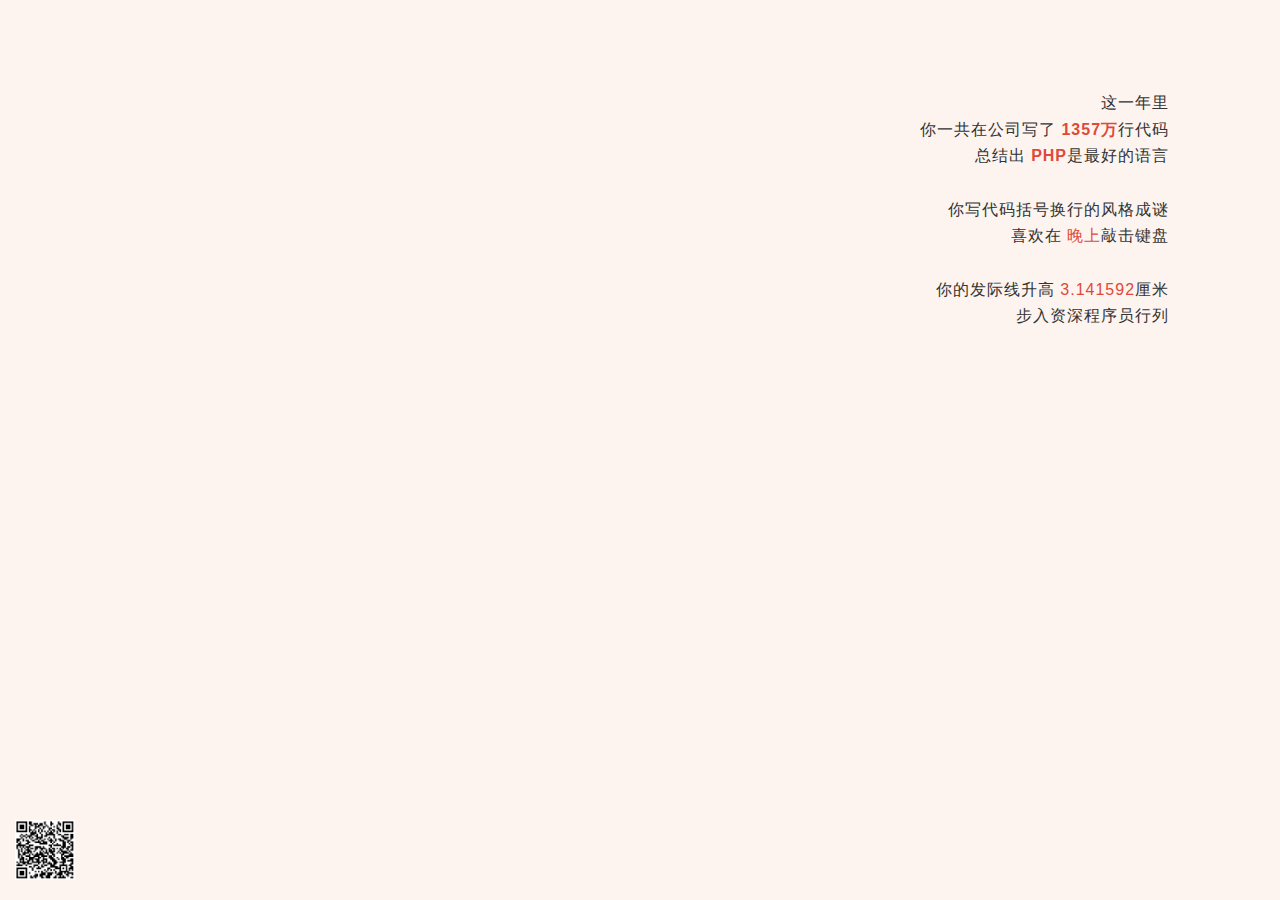
<file: 1.html>
<!DOCTYPE html>
<!-- saved from url=(0167)http://m2.link/c/year2018/j3POd/?uid=53899B14C24F351212F4DC92673113FC&full_screen=true&keep_status_bar=true&top_bar_bg_color=f9f9f9&status_bar_type=dark&userid=2227269 -->
<html lang="en" class=" z-ios">
  
  <head>
    <meta http-equiv="Content-Type" content="text/html; charset=UTF-8">
    <meta name="format-detection" content="telephone=no">
    <meta name="applicable-device" content="mobile">
    <meta name="viewport" content="width=device-width, initial-scale=1, user-scalable=0, maximum-scale=1, minimum-scale=1">
    <meta http-equiv="X-UA-Compatible" content="ie=edge">
    <title>年度听歌报告</title>
    <meta name="yixin-share-desc" content="点击查看，我的网易云音乐年度听歌报告">
    <!-- TODO 改成真实分享文案 -->
    <meta name="yixin-share-image" content="https://p1.music.126.net/uLDm27B4bC_kKSD8le3WwA==/109951163754269117.jpg">
    <link rel="shortcut icon" href="http://s1.music.126.net/style/favicon.ico">
    <script src="./my_resource/raven.min.js"></script>
    <script type="text/javascript" src="./my_resource/tool.min.js"></script>
    <link href="./my_resource/vendors.a07adb27.css" rel="stylesheet">
    <link href="./my_resource/main.ff465555.css" rel="stylesheet">
    <style type="text/css">#__vconsole{color:#000;font-size:13px;font-family:Helvetica Neue,Helvetica,Arial,sans-serif}#__vconsole .vc-max-height{max-height:19.23076923em}#__vconsole .vc-max-height-line{max-height:3.38461538em}#__vconsole .vc-min-height{min-height:3.07692308em}#__vconsole dd,#__vconsole dl,#__vconsole pre{margin:0}#__vconsole .vc-switch{display:block;position:fixed;right:.76923077em;bottom:.76923077em;color:#fff;background-color:#04be02;line-height:1;font-size:1.07692308em;padding:.61538462em 1.23076923em;z-index:10000;border-radius:.30769231em;box-shadow:0 0 .61538462em rgba(0,0,0,.4)}#__vconsole .vc-mask{top:0;background:transparent;z-index:10001;transition:background .3s;-webkit-tap-highlight-color:transparent;overflow-y:scroll}#__vconsole .vc-mask,#__vconsole .vc-panel{display:none;position:fixed;left:0;right:0;bottom:0}#__vconsole .vc-panel{min-height:85%;z-index:10002;background-color:#efeff4;-webkit-transition:-webkit-transform .3s;transition:-webkit-transform .3s;transition:transform .3s;transition:transform .3s,-webkit-transform .3s;-webkit-transform:translateY(100%);transform:translateY(100%)}#__vconsole .vc-tabbar{border-bottom:1px solid #d9d9d9;overflow-x:auto;height:3em;width:auto;white-space:nowrap}#__vconsole .vc-tabbar .vc-tab{display:inline-block;line-height:3em;padding:0 1.15384615em;border-right:1px solid #d9d9d9;text-decoration:none;color:#000;-webkit-tap-highlight-color:transparent;-webkit-touch-callout:none}#__vconsole .vc-tabbar .vc-tab:active{background-color:rgba(0,0,0,.15)}#__vconsole .vc-tabbar .vc-tab.vc-actived{background-color:#fff}#__vconsole .vc-content{background-color:#fff;overflow-x:hidden;overflow-y:auto;position:absolute;top:3.07692308em;left:0;right:0;bottom:3.07692308em;-webkit-overflow-scrolling:touch}#__vconsole .vc-content.vc-has-topbar{top:5.46153846em}#__vconsole .vc-topbar{background-color:#fbf9fe;display:flex;display:-webkit-box;flex-direction:row;flex-wrap:wrap;-webkit-box-direction:row;-webkit-flex-wrap:wrap;width:100%}#__vconsole .vc-topbar .vc-toptab{display:none;flex:1;-webkit-box-flex:1;line-height:2.30769231em;padding:0 1.15384615em;border-bottom:1px solid #d9d9d9;text-decoration:none;text-align:center;color:#000;-webkit-tap-highlight-color:transparent;-webkit-touch-callout:none}#__vconsole .vc-topbar .vc-toptab.vc-toggle{display:block}#__vconsole .vc-topbar .vc-toptab:active{background-color:rgba(0,0,0,.15)}#__vconsole .vc-topbar .vc-toptab.vc-actived{border-bottom:1px solid #3e82f7}#__vconsole .vc-logbox{display:none;position:relative;min-height:100%}#__vconsole .vc-logbox i{font-style:normal}#__vconsole .vc-logbox .vc-log{padding-bottom:3em;-webkit-tap-highlight-color:transparent}#__vconsole .vc-logbox .vc-log:empty:before{content:"Empty";color:#999;position:absolute;top:45%;left:0;right:0;bottom:0;font-size:1.15384615em;text-align:center}#__vconsole .vc-logbox .vc-item{margin:0;padding:.46153846em .61538462em;overflow:hidden;line-height:1.3;border-bottom:1px solid #eee;word-break:break-word}#__vconsole .vc-logbox .vc-item-info{color:#6a5acd}#__vconsole .vc-logbox .vc-item-debug{color:#daa520}#__vconsole .vc-logbox .vc-item-warn{color:orange;border-color:#ffb930;background-color:#fffacd}#__vconsole .vc-logbox .vc-item-error{color:#dc143c;border-color:#f4a0ab;background-color:#ffe4e1}#__vconsole .vc-logbox .vc-log.vc-log-partly .vc-item{display:none}#__vconsole .vc-logbox .vc-log.vc-log-partly-error .vc-item-error,#__vconsole .vc-logbox .vc-log.vc-log-partly-info .vc-item-info,#__vconsole .vc-logbox .vc-log.vc-log-partly-log .vc-item-log,#__vconsole .vc-logbox .vc-log.vc-log-partly-warn .vc-item-warn{display:block}#__vconsole .vc-logbox .vc-item .vc-item-content{margin-right:4.61538462em;display:block}#__vconsole .vc-logbox .vc-item .vc-item-meta{color:#888;float:right;width:4.61538462em;text-align:right}#__vconsole .vc-logbox .vc-item.vc-item-nometa .vc-item-content{margin-right:0}#__vconsole .vc-logbox .vc-item.vc-item-nometa .vc-item-meta{display:none}#__vconsole .vc-logbox .vc-item .vc-item-code{display:block;white-space:pre-wrap;overflow:auto;position:relative}#__vconsole .vc-logbox .vc-item .vc-item-code.vc-item-code-input,#__vconsole .vc-logbox .vc-item .vc-item-code.vc-item-code-output{padding-left:.92307692em}#__vconsole .vc-logbox .vc-item .vc-item-code.vc-item-code-input:before,#__vconsole .vc-logbox .vc-item .vc-item-code.vc-item-code-output:before{content:"\203A";position:absolute;top:-.23076923em;left:0;font-size:1.23076923em;color:#6a5acd}#__vconsole .vc-logbox .vc-item .vc-item-code.vc-item-code-output:before{content:"\2039"}#__vconsole .vc-logbox .vc-item .vc-fold{display:block;overflow:auto;-webkit-overflow-scrolling:touch}#__vconsole .vc-logbox .vc-item .vc-fold .vc-fold-outer{display:block;font-style:italic;padding-left:.76923077em;position:relative}#__vconsole .vc-logbox .vc-item .vc-fold .vc-fold-outer:active{background-color:#e6e6e6}#__vconsole .vc-logbox .vc-item .vc-fold .vc-fold-outer:before{content:"";position:absolute;top:.30769231em;left:.15384615em;width:0;height:0;border:.30769231em solid transparent;border-left-color:#000}#__vconsole .vc-logbox .vc-item .vc-fold .vc-fold-outer.vc-toggle:before{top:.46153846em;left:0;border-top-color:#000;border-left-color:transparent}#__vconsole .vc-logbox .vc-item .vc-fold .vc-fold-inner{display:none;margin-left:.76923077em}#__vconsole .vc-logbox .vc-item .vc-fold .vc-fold-inner.vc-toggle{display:block}#__vconsole .vc-logbox .vc-item .vc-fold .vc-fold-inner .vc-code-key{margin-left:.76923077em}#__vconsole .vc-logbox .vc-item .vc-fold .vc-fold-outer .vc-code-key{margin-left:0}#__vconsole .vc-logbox .vc-code-key{color:#905}#__vconsole .vc-logbox .vc-code-private-key{color:#d391b5}#__vconsole .vc-logbox .vc-code-function{color:#905;font-style:italic}#__vconsole .vc-logbox .vc-code-boolean,#__vconsole .vc-logbox .vc-code-number{color:#0086b3}#__vconsole .vc-logbox .vc-code-string{color:#183691}#__vconsole .vc-logbox .vc-code-null,#__vconsole .vc-logbox .vc-code-undefined{color:#666}#__vconsole .vc-logbox .vc-cmd{position:absolute;height:3.07692308em;left:0;right:0;bottom:0;border-top:1px solid #d9d9d9;display:block!important}#__vconsole .vc-logbox .vc-cmd .vc-cmd-input-wrap{display:block;height:2.15384615em;margin-right:3.07692308em;padding:.46153846em .61538462em}#__vconsole .vc-logbox .vc-cmd .vc-cmd-input{width:100%;border:none;resize:none;outline:none;padding:0;font-size:.92307692em}#__vconsole .vc-logbox .vc-cmd .vc-cmd-input::-webkit-input-placeholder{line-height:2.15384615em}#__vconsole .vc-logbox .vc-cmd .vc-cmd-btn{position:absolute;top:0;right:0;bottom:0;width:3.07692308em;border:none;background-color:#efeff4;outline:none;-webkit-touch-callout:none;font-size:1em}#__vconsole .vc-logbox .vc-cmd .vc-cmd-btn:active{background-color:rgba(0,0,0,.15)}#__vconsole .vc-logbox .vc-group .vc-group-preview{-webkit-touch-callout:none}#__vconsole .vc-logbox .vc-group .vc-group-preview:active{background-color:#e6e6e6}#__vconsole .vc-logbox .vc-group .vc-group-detail{display:none;padding:0
      0 .76923077em 1.53846154em;border-bottom:1px solid #eee}#__vconsole .vc-logbox .vc-group.vc-actived .vc-group-detail{display:block;background-color:#fbf9fe}#__vconsole .vc-logbox .vc-group.vc-actived .vc-table-row{background-color:#fff}#__vconsole .vc-logbox .vc-group.vc-actived .vc-group-preview{background-color:#fbf9fe}#__vconsole .vc-logbox .vc-table .vc-table-row{display:flex;display:-webkit-flex;flex-direction:row;flex-wrap:wrap;-webkit-box-direction:row;-webkit-flex-wrap:wrap;overflow:hidden;border-bottom:1px solid #eee}#__vconsole .vc-logbox .vc-table .vc-table-row.vc-left-border{border-left:1px solid #eee}#__vconsole .vc-logbox .vc-table .vc-table-col{flex:1;-webkit-box-flex:1;padding:.23076923em .30769231em;border-left:1px solid #eee;overflow:auto;white-space:pre-wrap;word-break:break-word;-webkit-overflow-scrolling:touch}#__vconsole .vc-logbox .vc-table .vc-table-col:first-child{border:none}#__vconsole .vc-logbox .vc-table .vc-small .vc-table-col{padding:0 .30769231em;font-size:.92307692em}#__vconsole .vc-logbox .vc-table .vc-table-col-2{flex:2;-webkit-box-flex:2}#__vconsole .vc-logbox .vc-table .vc-table-col-3{flex:3;-webkit-box-flex:3}#__vconsole .vc-logbox .vc-table .vc-table-col-4{flex:4;-webkit-box-flex:4}#__vconsole .vc-logbox .vc-table .vc-table-col-5{flex:5;-webkit-box-flex:5}#__vconsole .vc-logbox .vc-table .vc-table-col-6{flex:6;-webkit-box-flex:6}#__vconsole .vc-logbox .vc-table .vc-table-row-error{border-color:#f4a0ab;background-color:#ffe4e1}#__vconsole .vc-logbox .vc-table .vc-table-row-error .vc-table-col{color:#dc143c;border-color:#f4a0ab}#__vconsole .vc-logbox .vc-table .vc-table-col-title{font-weight:700}#__vconsole .vc-logbox.vc-actived{display:block}#__vconsole .vc-toolbar{border-top:1px solid #d9d9d9;line-height:3em;position:absolute;left:0;right:0;bottom:0;display:flex;display:-webkit-box;flex-direction:row;-webkit-box-direction:row}#__vconsole .vc-toolbar .vc-tool{display:none;text-decoration:none;color:#000;width:50%;flex:1;-webkit-box-flex:1;text-align:center;position:relative;-webkit-touch-callout:none}#__vconsole .vc-toolbar .vc-tool.vc-global-tool,#__vconsole .vc-toolbar .vc-tool.vc-toggle{display:block}#__vconsole .vc-toolbar .vc-tool:active{background-color:rgba(0,0,0,.15)}#__vconsole .vc-toolbar .vc-tool:after{content:" ";position:absolute;top:.53846154em;bottom:.53846154em;right:0;border-left:1px solid #d9d9d9}#__vconsole .vc-toolbar .vc-tool-last:after{border:none}#__vconsole.vc-toggle .vc-switch{display:none}#__vconsole.vc-toggle .vc-mask{background:rgba(0,0,0,.6);display:block}#__vconsole.vc-toggle .vc-panel{-webkit-transform:translate(0);transform:translate(0)}</style>
    <style type="text/css">.vcelm-node{color:#183691}.vcelm-k{color:#0086b3}.vcelm-v{color:#905}.vcelm-l{padding-left:8px;position:relative;word-wrap:break-word;line-height:1}.vcelm-l.vc-toggle>.vcelm-node{display:block}.vcelm-l .vcelm-node:active{background-color:rgba(0,0,0,.15)}.vcelm-l.vcelm-noc .vcelm-node:active{background-color:transparent}.vcelm-t{white-space:pre-wrap;word-wrap:break-word}.vcelm-l .vcelm-l{display:none}.vcelm-l.vc-toggle>.vcelm-l{margin-left:4px;display:block}.vcelm-l:before{content:"";display:block;position:absolute;top:6px;left:3px;width:0;height:0;border:3px solid transparent;border-left-color:#000}.vcelm-l.vc-toggle:before{display:block;top:6px;left:0;border-top-color:#000;border-left-color:transparent}.vcelm-l.vcelm-noc:before{display:none}</style>
    <script type="text/javascript" charset="UTF-8" async="" src="./my_resource/watchman.min.js"></script>
  </head>
  
  <body>
    <div style="margin:0 auto; width:0; height:0; overflow:hidden;">
      <!-- TODO 分享图片 -->
      <img id="out-share-pic" src="./my_resource/FtW_Z9lkb47ObTsGSSBlPg==_19135900369963408" width="580"></div>
    <div id="j-root" class="g-bd">
      <div class="m-app">
        <div class="m-module m-module-report z-modshow">
          <div class="m-reportcontent f-page">
            <div class="m-page m-page-cover f-page">
              <div id="comp" style="transform: translate3d(0px, 0px, 0px) rotate(0.0001deg); transform-style: preserve-3d; backface-visibility: hidden;">
                <div data-depth="0" class="id8_bggpngc" style="transform: translate3d(0px, 0px, 0px); transform-style: preserve-3d; backface-visibility: hidden; position: relative; display: block; left: 0px; top: 0px;">
                  <div id="id8_bggpng"></div>
                </div>
                <div data-depth="0.4" class="id7_stars2pngc" style="transform: translate3d(0px, 0px, 0px); transform-style: preserve-3d; backface-visibility: hidden; position: absolute; display: block; left: 0px; top: 0px;">
                  <div id="id7_stars2png"></div>
                </div>
                <div data-depth="0.7" class="id6_stars1pngc" style="transform: translate3d(0px, 0px, 0px); transform-style: preserve-3d; backface-visibility: hidden; position: absolute; display: block; left: 0px; top: 0px;">
                  <div id="id6_stars1png"></div>
                </div>
                <div data-depth="0.2" class="id4_middlePlanetpngc" style="transform: translate3d(0px, 0px, 0px); transform-style: preserve-3d; backface-visibility: hidden; position: absolute; display: block; left: 0px; top: 0px;">
                  <div id="id4_middlePlanetpng"></div>
                </div>
                <div id="no2" style="transform: translate3d(0px, 0px, 0px); transform-style: preserve-3d; backface-visibility: hidden; position: absolute; display: block; left: 0px; top: 0px;">
                  <div id="liuxing2"></div>
                  <div id="id5_manwithbigplanetpng"></div>
                  <div class="logotxt ">
                    <span class="f-thide2">Norcy</span></div>
                  <div class="tt"></div>
                  <div id="id2_gxpng"></div>
                  <div id="id1_lightNotepng"></div>
                  <div class="enter">进入</div></div>
              </div>
              <div class="egg_tips"></div>
            </div>
            <div class="m-page m-page-02 f-page z-enter">
              <div class="bg f-page"></div>
              <div class="mountain">
                <div class="piece piece-1"></div>
                <div class="piece piece-2"></div>
              </div>
              <div class="j-art02 clanche" style="transform: scale(0.5);">
                <div class="id22_line4png">
                  <div class="id24_yinfu4"></div>
                  <div class="id23_yinfu5"></div>
                </div>
                <div class="id20_line3png">
                  <div class="id19_yinfu31">
                    <div class="id21_yinfu32png"></div>
                  </div>
                </div>
                <div class="id20_line3png">
                  <div class="id19_yinfu31"></div>
                </div>
                <div class="id17_line2png">
                  <div class="id16_yinfu21">
                    <div class="id18_yinfu22"></div>
                  </div>
                </div>
                <div class="id17_line2png">
                  <div class="id16_yinfu21"></div>
                </div>
                <div class="id14_line1png">
                  <div class="id7_yinfu11">
                    <div class="id6_tou">
                      <div class="P1hair"></div>
                    </div>
                    <div class="id13_shenti"></div>
                    <div class="id11_2xiaotui">
                      <div class="id12_2jiojiopng"></div>
                    </div>
                    <div class="id8_1datui">
                      <div class="id9_1xiaotui">
                        <div class="id10_1jiojiopng"></div>
                      </div>
                    </div>
                    <div class="id15_yinfu12"></div>
                  </div>
                </div>
                <div class="id14_line1png">
                  <div class="id7_yinfu11">
                    <div class="id4_dabi">
                      <div class="id3_yifu"></div>
                      <div class="id2_xiaobi">
                        <div class="id1_hand"></div>
                      </div>
                    </div>
                  </div>
                </div>
              </div>
              <div class="paras">
                <p class="para f-animLineUp" style="transition-delay: 0.2s;">这一年里</p>
                <p class="para f-animLineUp" style="transition-delay: 0.3s;">你一共在公司写了
                  <em class="s-fcRed f-fw1">1357万</em>行代码</p>
                <p>总结出
                  <em class="s-fcRed f-fw1">PHP</em>是最好的语言</p>
                <p class="para f-animLineUp" style="transition-delay: 0.4s;">&nbsp;</p>
                <p class="para f-animLineUp" style="transition-delay: 0.5s;">你写代码括号换行的风格成谜</p>
                <p class="para f-animLineUp" style="transition-delay: 0.6s;">喜欢在
                  <em class="s-fcRed">晚上</em>敲击键盘</p>
                <p class="para f-animLineUp" style="transition-delay: 0.7s;">&nbsp;</p>
                <div>
                  <p class="para f-animLineUp" style="transition-delay: 0.8s;">你的发际线升高
                    <em class="s-fcRed">3.141592</em>厘米</p>
                  <p class="para f-animLineUp" style="transition-delay: 0.9s;">步入资深程序员行列</p></div>
              </div>
            </div>
            <div class="m-page m-page-01 f-page">
              <div class="bg f-page"></div>
              <div class="tt f-animOpac">
                <h4>2018</h4>
                <h4>TA在网易云音乐听到的最多的歌词是</h4></div>
              <div class="ckeywords j-anim01">
                <div class="hands">
                  <div class="hand2"></div>
                  <div class="hand1"></div>
                  <div class="hand3"></div>
                </div>
                <div class="words words-2">
                  <span class="word word-1">
                    <i class="u-word u-word-108"></i>
                  </span>
                  <span class="word word-2">
                    <i class="u-word u-word-109"></i>
                  </span>
                </div>
                <div class="nums f-animOpac">
                  <span class="n">7</span>
                  <span class="n">6</span>
                  <span class="n">5</span>
                  <i class="unit"></i>
                </div>
              </div>
              <div class="hand4"></div>
              <ul class="lyrics">
                <li class="itm f-animLineUp">
                  <div style="transform: translateX(105.109px);">
                    <div class="line1 f-thide">
                      <em class="s-fcRed">天使</em>在人间是该藏好翅膀</div>
                    <br>
                    <div class="line2 f-thide">- Tank《专属天使》</div></div>
                </li>
                <li class="itm f-animLineUp">
                  <div style="transform: translateX(4.60892px);">
                    <div class="line1 f-thide">你是魔鬼中的
                      <em class="s-fcRed">天使</em>, 所以送我心碎的方式</div>
                    <br>
                    <div class="line2 f-thide">- 田馥甄《魔鬼中的天使》</div></div>
                </li>
                <li class="itm f-animLineUp">
                  <div style="transform: translateX(73.8146px);">
                    <div class="line1 f-thide">请
                      <em class="s-fcRed">天使</em>来唱歌, 当我很不快乐</div>
                    <br>
                    <div class="line2 f-thide">- S.H.E《天使在唱歌》</div></div>
                </li>
                <li class="itm f-animLineUp">
                  <div style="transform: translateX(85.8751px);">
                    <div class="line1 f-thide">谁人又为
                      <em class="s-fcRed">天使</em>忧愁</div>
                    <br>
                    <div class="line2 f-thide">- 梁汉文《七友》</div></div>
                </li>
              </ul>
            </div>
          </div>
          <div class="open-text"><img src="my_resource/qr.png" alt=""></div>
          <div class="m-btmbar"></div>
        </div>
      </div>
    </div>
    <div id="j-preloader" class="m-preloader f-page z-hide">
      <div class="content">
        <div class="icon">
          <div class="shadow"></div>
        </div>
        <div id="j-progress" class="progress"></div>
      </div>
    </div>
    <audio id="j-bgm" src="http://m8.music.126.net/20281226102943/a9c7bb0373e763749d06243b598ae1b0/ymusic/annual2018/v1/bgm.mp3" autoplay="" preload="" loop="" muted=""></audio>
    <p class="f-hide">网易云音乐</p>
    <script type="text/javascript">!
      function(c) {
        function e(e) {
          for (var r, t, n = e[0], o = e[1], u = e[2], i = 0, l = []; i < n.length; i++) t = n[i],
          a[t] && l.push(a[t][0]),
          a[t] = 0;
          for (r in o) Object.prototype.hasOwnProperty.call(o, r) && (c[r] = o[r]);
          for (s && s(e); l.length;) l.shift()();
          return p.push.apply(p, u || []),
          f()
        }
        function f() {
          for (var e, r = 0; r < p.length; r++) {
            for (var t = p[r], n = !0, o = 1; o < t.length; o++) {
              var u = t[o];
              0 !== a[u] && (n = !1)
            }
            n && (p.splice(r--, 1), e = i(i.s = t[0]))
          }
          return e
        }
        var t = {},
        a = {
          1 : 0
        },
        p = [];
        function i(e) {
          if (t[e]) return t[e].exports;
          var r = t[e] = {
            i: e,
            l: !1,
            exports: {}
          };
          return c[e].call(r.exports, r, r.exports, i),
          r.l = !0,
          r.exports
        }
        i.m = c,
        i.c = t,
        i.d = function(e, r, t) {
          i.o(e, r) || Object.defineProperty(e, r, {
            enumerable: !0,
            get: t
          })
        },
        i.r = function(e) {
          "undefined" != typeof Symbol && Symbol.toStringTag && Object.defineProperty(e, Symbol.toStringTag, {
            value: "Module"
          }),
          Object.defineProperty(e, "__esModule", {
            value: !0
          })
        },
        i.t = function(r, e) {
          if (1 & e && (r = i(r)), 8 & e) return r;
          if (4 & e && "object" == typeof r && r && r.__esModule) return r;
          var t = Object.create(null);
          if (i.r(t), Object.defineProperty(t, "default", {
            enumerable: !0,
            value: r
          }), 2 & e && "string" != typeof r) for (var n in r) i.d(t, n,
          function(e) {
            return r[e]
          }.bind(null, n));
          return t
        },
        i.n = function(e) {
          var r = e && e.__esModule ?
          function() {
            return e.
          default
          }:
          function() {
            return e
          };
          return i.d(r, "a", r),
          r
        },
        i.o = function(e, r) {
          return Object.prototype.hasOwnProperty.call(e, r)
        },
        i.p = "//s5.music.126.net/static_public/5c21db8d4684556c72180904/";
        var r = window.webpackJsonp = window.webpackJsonp || [],
        n = r.push.bind(r);
        r.push = e,
        r = r.slice();
        for (var o = 0; o < r.length; o++) e(r[o]);
        var s = n;
        f()
      } ([]);</script>
    <script type="text/javascript" src="./my_resource/vendors.9fee400a.js"></script>
    <script type="text/javascript" src="./my_resource/main.17f67bd0.js"></script>
    <div>
      <div></div>
    </div>
  </body>

</html>
</file>
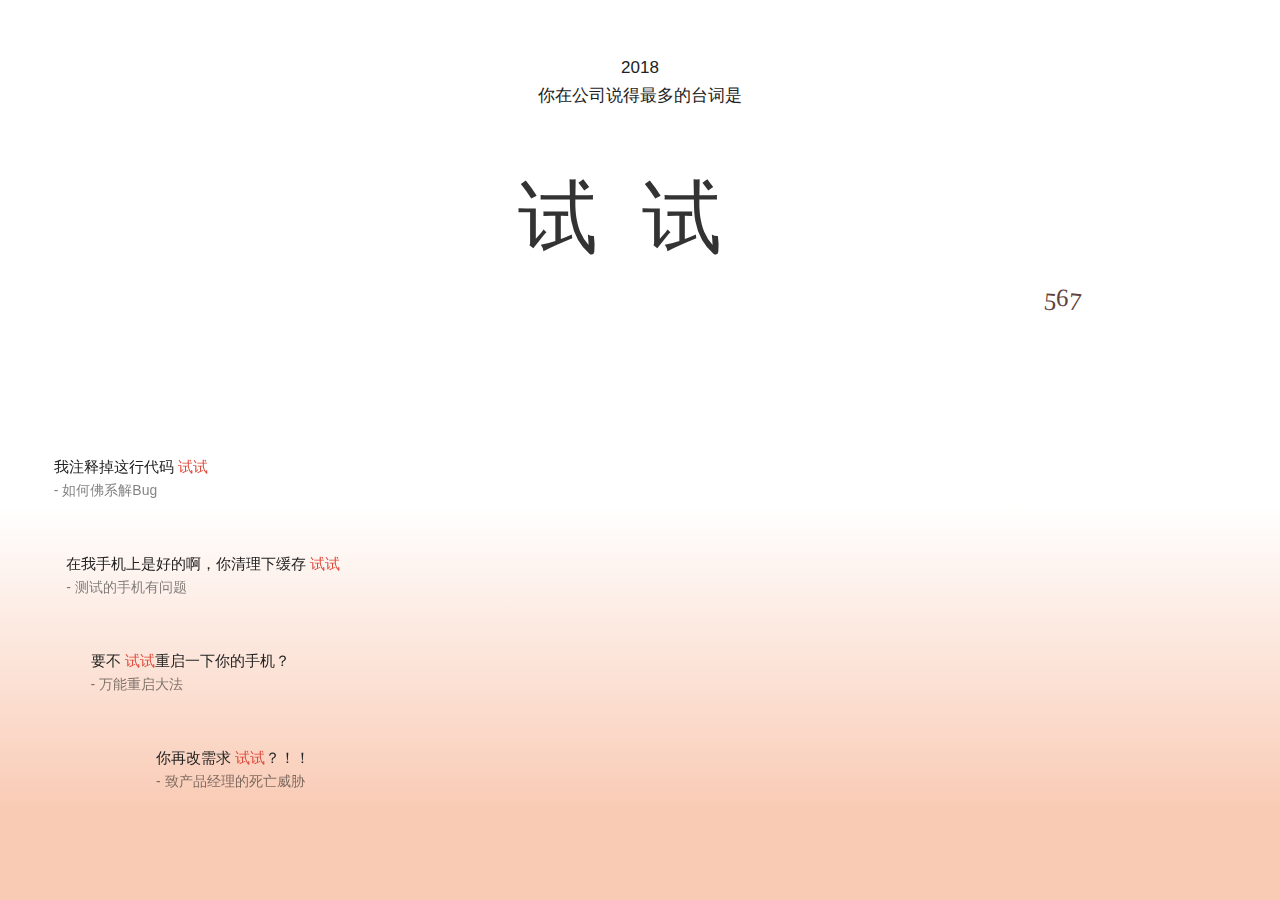
<file: 2.html>
<!DOCTYPE html>
<!-- saved from url=(0167)http://m2.link/c/year2018/j3POd/?uid=53899B14C24F351212F4DC92673113FC&full_screen=true&keep_status_bar=true&top_bar_bg_color=f9f9f9&status_bar_type=dark&userid=2227269 -->
<html lang="en" class=" z-ios">
  
  <head>
    <meta http-equiv="Content-Type" content="text/html; charset=UTF-8">
    <meta name="format-detection" content="telephone=no">
    <meta name="applicable-device" content="mobile">
    <meta name="viewport" content="width=device-width, initial-scale=1, user-scalable=0, maximum-scale=1, minimum-scale=1">
    <meta http-equiv="X-UA-Compatible" content="ie=edge">
    <title>年度听歌报告</title>
    <meta name="yixin-share-desc" content="点击查看，我的网易云音乐年度听歌报告">
    <!-- TODO 改成真实分享文案 -->
    <meta name="yixin-share-image" content="https://p1.music.126.net/uLDm27B4bC_kKSD8le3WwA==/109951163754269117.jpg">
    <link rel="shortcut icon" href="http://s1.music.126.net/style/favicon.ico">
    <script src="./my_resource/raven.min.js"></script>
    <script type="text/javascript" src="./my_resource/tool.min.js"></script>
    <link href="./my_resource/vendors.a07adb27.css" rel="stylesheet">
    <link href="./my_resource/main.ff465555.css" rel="stylesheet">
    <style type="text/css">#__vconsole{color:#000;font-size:13px;font-family:Helvetica Neue,Helvetica,Arial,sans-serif}#__vconsole .vc-max-height{max-height:19.23076923em}#__vconsole .vc-max-height-line{max-height:3.38461538em}#__vconsole .vc-min-height{min-height:3.07692308em}#__vconsole dd,#__vconsole dl,#__vconsole pre{margin:0}#__vconsole .vc-switch{display:block;position:fixed;right:.76923077em;bottom:.76923077em;color:#fff;background-color:#04be02;line-height:1;font-size:1.07692308em;padding:.61538462em 1.23076923em;z-index:10000;border-radius:.30769231em;box-shadow:0 0 .61538462em rgba(0,0,0,.4)}#__vconsole .vc-mask{top:0;background:transparent;z-index:10001;transition:background .3s;-webkit-tap-highlight-color:transparent;overflow-y:scroll}#__vconsole .vc-mask,#__vconsole .vc-panel{display:none;position:fixed;left:0;right:0;bottom:0}#__vconsole .vc-panel{min-height:85%;z-index:10002;background-color:#efeff4;-webkit-transition:-webkit-transform .3s;transition:-webkit-transform .3s;transition:transform .3s;transition:transform .3s,-webkit-transform .3s;-webkit-transform:translateY(100%);transform:translateY(100%)}#__vconsole .vc-tabbar{border-bottom:1px solid #d9d9d9;overflow-x:auto;height:3em;width:auto;white-space:nowrap}#__vconsole .vc-tabbar .vc-tab{display:inline-block;line-height:3em;padding:0 1.15384615em;border-right:1px solid #d9d9d9;text-decoration:none;color:#000;-webkit-tap-highlight-color:transparent;-webkit-touch-callout:none}#__vconsole .vc-tabbar .vc-tab:active{background-color:rgba(0,0,0,.15)}#__vconsole .vc-tabbar .vc-tab.vc-actived{background-color:#fff}#__vconsole .vc-content{background-color:#fff;overflow-x:hidden;overflow-y:auto;position:absolute;top:3.07692308em;left:0;right:0;bottom:3.07692308em;-webkit-overflow-scrolling:touch}#__vconsole .vc-content.vc-has-topbar{top:5.46153846em}#__vconsole .vc-topbar{background-color:#fbf9fe;display:flex;display:-webkit-box;flex-direction:row;flex-wrap:wrap;-webkit-box-direction:row;-webkit-flex-wrap:wrap;width:100%}#__vconsole .vc-topbar .vc-toptab{display:none;flex:1;-webkit-box-flex:1;line-height:2.30769231em;padding:0 1.15384615em;border-bottom:1px solid #d9d9d9;text-decoration:none;text-align:center;color:#000;-webkit-tap-highlight-color:transparent;-webkit-touch-callout:none}#__vconsole .vc-topbar .vc-toptab.vc-toggle{display:block}#__vconsole .vc-topbar .vc-toptab:active{background-color:rgba(0,0,0,.15)}#__vconsole .vc-topbar .vc-toptab.vc-actived{border-bottom:1px solid #3e82f7}#__vconsole .vc-logbox{display:none;position:relative;min-height:100%}#__vconsole .vc-logbox i{font-style:normal}#__vconsole .vc-logbox .vc-log{padding-bottom:3em;-webkit-tap-highlight-color:transparent}#__vconsole .vc-logbox .vc-log:empty:before{content:"Empty";color:#999;position:absolute;top:45%;left:0;right:0;bottom:0;font-size:1.15384615em;text-align:center}#__vconsole .vc-logbox .vc-item{margin:0;padding:.46153846em .61538462em;overflow:hidden;line-height:1.3;border-bottom:1px solid #eee;word-break:break-word}#__vconsole .vc-logbox .vc-item-info{color:#6a5acd}#__vconsole .vc-logbox .vc-item-debug{color:#daa520}#__vconsole .vc-logbox .vc-item-warn{color:orange;border-color:#ffb930;background-color:#fffacd}#__vconsole .vc-logbox .vc-item-error{color:#dc143c;border-color:#f4a0ab;background-color:#ffe4e1}#__vconsole .vc-logbox .vc-log.vc-log-partly .vc-item{display:none}#__vconsole .vc-logbox .vc-log.vc-log-partly-error .vc-item-error,#__vconsole .vc-logbox .vc-log.vc-log-partly-info .vc-item-info,#__vconsole .vc-logbox .vc-log.vc-log-partly-log .vc-item-log,#__vconsole .vc-logbox .vc-log.vc-log-partly-warn .vc-item-warn{display:block}#__vconsole .vc-logbox .vc-item .vc-item-content{margin-right:4.61538462em;display:block}#__vconsole .vc-logbox .vc-item .vc-item-meta{color:#888;float:right;width:4.61538462em;text-align:right}#__vconsole .vc-logbox .vc-item.vc-item-nometa .vc-item-content{margin-right:0}#__vconsole .vc-logbox .vc-item.vc-item-nometa .vc-item-meta{display:none}#__vconsole .vc-logbox .vc-item .vc-item-code{display:block;white-space:pre-wrap;overflow:auto;position:relative}#__vconsole .vc-logbox .vc-item .vc-item-code.vc-item-code-input,#__vconsole .vc-logbox .vc-item .vc-item-code.vc-item-code-output{padding-left:.92307692em}#__vconsole .vc-logbox .vc-item .vc-item-code.vc-item-code-input:before,#__vconsole .vc-logbox .vc-item .vc-item-code.vc-item-code-output:before{content:"\203A";position:absolute;top:-.23076923em;left:0;font-size:1.23076923em;color:#6a5acd}#__vconsole .vc-logbox .vc-item .vc-item-code.vc-item-code-output:before{content:"\2039"}#__vconsole .vc-logbox .vc-item .vc-fold{display:block;overflow:auto;-webkit-overflow-scrolling:touch}#__vconsole .vc-logbox .vc-item .vc-fold .vc-fold-outer{display:block;font-style:italic;padding-left:.76923077em;position:relative}#__vconsole .vc-logbox .vc-item .vc-fold .vc-fold-outer:active{background-color:#e6e6e6}#__vconsole .vc-logbox .vc-item .vc-fold .vc-fold-outer:before{content:"";position:absolute;top:.30769231em;left:.15384615em;width:0;height:0;border:.30769231em solid transparent;border-left-color:#000}#__vconsole .vc-logbox .vc-item .vc-fold .vc-fold-outer.vc-toggle:before{top:.46153846em;left:0;border-top-color:#000;border-left-color:transparent}#__vconsole .vc-logbox .vc-item .vc-fold .vc-fold-inner{display:none;margin-left:.76923077em}#__vconsole .vc-logbox .vc-item .vc-fold .vc-fold-inner.vc-toggle{display:block}#__vconsole .vc-logbox .vc-item .vc-fold .vc-fold-inner .vc-code-key{margin-left:.76923077em}#__vconsole .vc-logbox .vc-item .vc-fold .vc-fold-outer .vc-code-key{margin-left:0}#__vconsole .vc-logbox .vc-code-key{color:#905}#__vconsole .vc-logbox .vc-code-private-key{color:#d391b5}#__vconsole .vc-logbox .vc-code-function{color:#905;font-style:italic}#__vconsole .vc-logbox .vc-code-boolean,#__vconsole .vc-logbox .vc-code-number{color:#0086b3}#__vconsole .vc-logbox .vc-code-string{color:#183691}#__vconsole .vc-logbox .vc-code-null,#__vconsole .vc-logbox .vc-code-undefined{color:#666}#__vconsole .vc-logbox .vc-cmd{position:absolute;height:3.07692308em;left:0;right:0;bottom:0;border-top:1px solid #d9d9d9;display:block!important}#__vconsole .vc-logbox .vc-cmd .vc-cmd-input-wrap{display:block;height:2.15384615em;margin-right:3.07692308em;padding:.46153846em .61538462em}#__vconsole .vc-logbox .vc-cmd .vc-cmd-input{width:100%;border:none;resize:none;outline:none;padding:0;font-size:.92307692em}#__vconsole .vc-logbox .vc-cmd .vc-cmd-input::-webkit-input-placeholder{line-height:2.15384615em}#__vconsole .vc-logbox .vc-cmd .vc-cmd-btn{position:absolute;top:0;right:0;bottom:0;width:3.07692308em;border:none;background-color:#efeff4;outline:none;-webkit-touch-callout:none;font-size:1em}#__vconsole .vc-logbox .vc-cmd .vc-cmd-btn:active{background-color:rgba(0,0,0,.15)}#__vconsole .vc-logbox .vc-group .vc-group-preview{-webkit-touch-callout:none}#__vconsole .vc-logbox .vc-group .vc-group-preview:active{background-color:#e6e6e6}#__vconsole .vc-logbox .vc-group .vc-group-detail{display:none;padding:0
      0 .76923077em 1.53846154em;border-bottom:1px solid #eee}#__vconsole .vc-logbox .vc-group.vc-actived .vc-group-detail{display:block;background-color:#fbf9fe}#__vconsole .vc-logbox .vc-group.vc-actived .vc-table-row{background-color:#fff}#__vconsole .vc-logbox .vc-group.vc-actived .vc-group-preview{background-color:#fbf9fe}#__vconsole .vc-logbox .vc-table .vc-table-row{display:flex;display:-webkit-flex;flex-direction:row;flex-wrap:wrap;-webkit-box-direction:row;-webkit-flex-wrap:wrap;overflow:hidden;border-bottom:1px solid #eee}#__vconsole .vc-logbox .vc-table .vc-table-row.vc-left-border{border-left:1px solid #eee}#__vconsole .vc-logbox .vc-table .vc-table-col{flex:1;-webkit-box-flex:1;padding:.23076923em .30769231em;border-left:1px solid #eee;overflow:auto;white-space:pre-wrap;word-break:break-word;-webkit-overflow-scrolling:touch}#__vconsole .vc-logbox .vc-table .vc-table-col:first-child{border:none}#__vconsole .vc-logbox .vc-table .vc-small .vc-table-col{padding:0 .30769231em;font-size:.92307692em}#__vconsole .vc-logbox .vc-table .vc-table-col-2{flex:2;-webkit-box-flex:2}#__vconsole .vc-logbox .vc-table .vc-table-col-3{flex:3;-webkit-box-flex:3}#__vconsole .vc-logbox .vc-table .vc-table-col-4{flex:4;-webkit-box-flex:4}#__vconsole .vc-logbox .vc-table .vc-table-col-5{flex:5;-webkit-box-flex:5}#__vconsole .vc-logbox .vc-table .vc-table-col-6{flex:6;-webkit-box-flex:6}#__vconsole .vc-logbox .vc-table .vc-table-row-error{border-color:#f4a0ab;background-color:#ffe4e1}#__vconsole .vc-logbox .vc-table .vc-table-row-error .vc-table-col{color:#dc143c;border-color:#f4a0ab}#__vconsole .vc-logbox .vc-table .vc-table-col-title{font-weight:700}#__vconsole .vc-logbox.vc-actived{display:block}#__vconsole .vc-toolbar{border-top:1px solid #d9d9d9;line-height:3em;position:absolute;left:0;right:0;bottom:0;display:flex;display:-webkit-box;flex-direction:row;-webkit-box-direction:row}#__vconsole .vc-toolbar .vc-tool{display:none;text-decoration:none;color:#000;width:50%;flex:1;-webkit-box-flex:1;text-align:center;position:relative;-webkit-touch-callout:none}#__vconsole .vc-toolbar .vc-tool.vc-global-tool,#__vconsole .vc-toolbar .vc-tool.vc-toggle{display:block}#__vconsole .vc-toolbar .vc-tool:active{background-color:rgba(0,0,0,.15)}#__vconsole .vc-toolbar .vc-tool:after{content:" ";position:absolute;top:.53846154em;bottom:.53846154em;right:0;border-left:1px solid #d9d9d9}#__vconsole .vc-toolbar .vc-tool-last:after{border:none}#__vconsole.vc-toggle .vc-switch{display:none}#__vconsole.vc-toggle .vc-mask{background:rgba(0,0,0,.6);display:block}#__vconsole.vc-toggle .vc-panel{-webkit-transform:translate(0);transform:translate(0)}</style>
    <style type="text/css">.vcelm-node{color:#183691}.vcelm-k{color:#0086b3}.vcelm-v{color:#905}.vcelm-l{padding-left:8px;position:relative;word-wrap:break-word;line-height:1}.vcelm-l.vc-toggle>.vcelm-node{display:block}.vcelm-l .vcelm-node:active{background-color:rgba(0,0,0,.15)}.vcelm-l.vcelm-noc .vcelm-node:active{background-color:transparent}.vcelm-t{white-space:pre-wrap;word-wrap:break-word}.vcelm-l .vcelm-l{display:none}.vcelm-l.vc-toggle>.vcelm-l{margin-left:4px;display:block}.vcelm-l:before{content:"";display:block;position:absolute;top:6px;left:3px;width:0;height:0;border:3px solid transparent;border-left-color:#000}.vcelm-l.vc-toggle:before{display:block;top:6px;left:0;border-top-color:#000;border-left-color:transparent}.vcelm-l.vcelm-noc:before{display:none}</style>
    <script type="text/javascript" charset="UTF-8" async="" src="./my_resource/watchman.min.js"></script>
  </head>
  
  <body>
    <div style="margin:0 auto; width:0; height:0; overflow:hidden;">
      <!-- TODO 分享图片 -->
      <img id="out-share-pic" src="./my_resource/FtW_Z9lkb47ObTsGSSBlPg==_19135900369963408" width="580"></div>
    <div id="j-root" class="g-bd">
      <div class="m-app">
        <div class="m-module m-module-report z-modshow">
          <div class="m-reportcontent f-page">
            <div class="m-page m-page-02 f-page">
              <div class="bg f-page"></div>
              <div class="mountain">
                <div class="piece piece-1"></div>
                <div class="piece piece-2"></div>
              </div>
              <div class="j-art02 clanche" style="transform: scale(0.5);">
                <div class="id22_line4png">
                  <div class="id24_yinfu4"></div>
                  <div class="id23_yinfu5"></div>
                </div>
                <div class="id20_line3png">
                  <div class="id19_yinfu31">
                    <div class="id21_yinfu32png"></div>
                  </div>
                </div>
                <div class="id20_line3png">
                  <div class="id19_yinfu31"></div>
                </div>
                <div class="id17_line2png">
                  <div class="id16_yinfu21">
                    <div class="id18_yinfu22"></div>
                  </div>
                </div>
                <div class="id17_line2png">
                  <div class="id16_yinfu21"></div>
                </div>
                <div class="id14_line1png">
                  <div class="id7_yinfu11">
                    <div class="id6_tou">
                      <div class="P1hair"></div>
                    </div>
                    <div class="id13_shenti"></div>
                    <div class="id11_2xiaotui">
                      <div class="id12_2jiojiopng"></div>
                    </div>
                    <div class="id8_1datui">
                      <div class="id9_1xiaotui">
                        <div class="id10_1jiojiopng"></div>
                      </div>
                    </div>
                    <div class="id15_yinfu12"></div>
                  </div>
                </div>
                <div class="id14_line1png">
                  <div class="id7_yinfu11">
                    <div class="id4_dabi">
                      <div class="id3_yifu"></div>
                      <div class="id2_xiaobi">
                        <div class="id1_hand"></div>
                      </div>
                    </div>
                  </div>
                </div>
              </div>
              <div class="paras">
                <p class="para f-animLineUp" style="transition-delay: 0.2s;">这一年里</p>
                <p class="para f-animLineUp" style="transition-delay: 0.3s;">TA一共在云村听了
                  <em class="s-fcRed f-fw1">1357</em>首歌</p>
                <p class="para f-animLineUp" style="transition-delay: 0.4s;">&nbsp;</p>
                <p class="para f-animLineUp" style="transition-delay: 0.5s;">TA热衷的风格成谜</p>
                <p class="para f-animLineUp" style="transition-delay: 0.6s;">喜欢在
                  <em class="s-fcRed">午后</em>听歌</p>
                <p class="para f-animLineUp" style="transition-delay: 0.7s;">&nbsp;</p>
                <div>
                  <p class="para f-animLineUp" style="transition-delay: 0.8s;">TA
                    <em class="s-fcRed">热爱分享</em></p>
                  <p class="para f-animLineUp" style="transition-delay: 0.9s;">评论区里藏着TA的许多回忆</p></div>
              </div>
            </div>
            <div class="m-page m-page-01 f-page z-enter">
              <div class="bg f-page"></div>
              <div class="tt f-animOpac">
                <h4>2018</h4>
                <h4>你在公司说得最多的台词是</h4></div>
              <div class="ckeywords j-anim01 z-anim">
                <div class="hands">
                  <div class="hand2"></div>
                  <div class="hand1"></div>
                  <div class="hand3"></div>
                </div>
                <div class="words words-2">
                  <span class="word word-1" style="font-size:80px !important">
                    <i class="u-word">试</i></span>
                  <span class="word word-2" style="font-size:80px !important">
                    <i class="u-word">试</i></span>
                </div>
                <div class="nums f-animOpac">
                  <span class="n">7</span>
                  <span class="n">6</span>
                  <span class="n">5</span>
                  <i class="unit"></i>
                </div>
              </div>
              <div class="hand4"></div>
              <ul class="lyrics">
                <li class="itm f-animLineUp">
                  <div style="transform: translateX(13.7643px);">
                    <div class="line1 f-thide">我注释掉这行代码
                      <em class="s-fcRed">试试</em></div>
                    <br>
                    <div class="line2 f-thide">- 如何佛系解Bug</div></div>
                </li>
                <li class="itm f-animLineUp">
                  <div style="transform: translateX(26.2581px);">
                    <div class="line1 f-thide">在我手机上是好的啊，你清理下缓存
                      <em class="s-fcRed">试试</em></div>
                    <br>
                    <div class="line2 f-thide">- 测试的手机有问题</div></div>
                </li>
                <li class="itm f-animLineUp">
                  <div style="transform: translateX(50.5658px);">
                    <div class="line1 f-thide">要不
                      <em class="s-fcRed">试试</em>重启一下你的手机？</div>
                    <br>
                    <div class="line2 f-thide">- 万能重启大法</div></div>
                </li>
                <li class="itm f-animLineUp">
                  <div style="transform: translateX(115.973px);">
                    <div class="line1 f-thide">你再改需求
                      <em class="s-fcRed">试试</em>？！！</div>
                    <br>
                    <div class="line2 f-thide">- 致产品经理的死亡威胁</div></div>
                </li>
              </ul>
            </div>
            <div class="m-page m-page-03 f-page">
              <div class="bg f-page"></div>
              <div class="sun f-center"></div>
              <div class="art j-art03" style="transform: scale(0.5);">
                <div class="swing j-anim03">
                  <div class="leg2">
                    <div class="part"></div>
                  </div>
                  <div class="leg1">
                    <div class="part"></div>
                  </div>
                  <div class="neck"></div>
                  <div class="head">
                    <div class="part"></div>
                  </div>
                </div>
              </div>
              <div class="paras">
                <p class="para f-animLineUp" style="transition-delay: 0.2s;">
                  <em class="s-fcRed">9月3日</em></p>
                <p class="para f-animLineUp" style="transition-delay: 0.3s;">大概是很特别的一天</p>
                <p class="para f-animLineUp" style="transition-delay: 0.4s;">这一天里</p>
                <p class="para f-animLineUp" style="transition-delay: 0.5s;">TA把孙燕姿的
                  <em class="s-fcRed">《愚人的国度》</em></p>
                <p class="para f-animLineUp" style="transition-delay: 0.6s;">反复听了
                  <em class="s-fcRed">32次</em></p>
              </div>
            </div>
          </div>
          <div class="m-btmbar"></div>
        </div>
      </div>
    </div>
    <audio id="j-bgm" src="http://m8.music.126.net/20281226102943/a9c7bb0373e763749d06243b598ae1b0/ymusic/annual2018/v1/bgm.mp3" autoplay="" preload="" loop="" muted=""></audio>
    <p class="f-hide">网易云音乐</p>
    <script type="text/javascript">!
      function(c) {
        function e(e) {
          for (var r, t, n = e[0], o = e[1], u = e[2], i = 0, l = []; i < n.length; i++) t = n[i],
          a[t] && l.push(a[t][0]),
          a[t] = 0;
          for (r in o) Object.prototype.hasOwnProperty.call(o, r) && (c[r] = o[r]);
          for (s && s(e); l.length;) l.shift()();
          return p.push.apply(p, u || []),
          f()
        }
        function f() {
          for (var e, r = 0; r < p.length; r++) {
            for (var t = p[r], n = !0, o = 1; o < t.length; o++) {
              var u = t[o];
              0 !== a[u] && (n = !1)
            }
            n && (p.splice(r--, 1), e = i(i.s = t[0]))
          }
          return e
        }
        var t = {},
        a = {
          1 : 0
        },
        p = [];
        function i(e) {
          if (t[e]) return t[e].exports;
          var r = t[e] = {
            i: e,
            l: !1,
            exports: {}
          };
          return c[e].call(r.exports, r, r.exports, i),
          r.l = !0,
          r.exports
        }
        i.m = c,
        i.c = t,
        i.d = function(e, r, t) {
          i.o(e, r) || Object.defineProperty(e, r, {
            enumerable: !0,
            get: t
          })
        },
        i.r = function(e) {
          "undefined" != typeof Symbol && Symbol.toStringTag && Object.defineProperty(e, Symbol.toStringTag, {
            value: "Module"
          }),
          Object.defineProperty(e, "__esModule", {
            value: !0
          })
        },
        i.t = function(r, e) {
          if (1 & e && (r = i(r)), 8 & e) return r;
          if (4 & e && "object" == typeof r && r && r.__esModule) return r;
          var t = Object.create(null);
          if (i.r(t), Object.defineProperty(t, "default", {
            enumerable: !0,
            value: r
          }), 2 & e && "string" != typeof r) for (var n in r) i.d(t, n,
          function(e) {
            return r[e]
          }.bind(null, n));
          return t
        },
        i.n = function(e) {
          var r = e && e.__esModule ?
          function() {
            return e.
          default
          }:
          function() {
            return e
          };
          return i.d(r, "a", r),
          r
        },
        i.o = function(e, r) {
          return Object.prototype.hasOwnProperty.call(e, r)
        },
        i.p = "//s5.music.126.net/static_public/5c21db8d4684556c72180904/";
        var r = window.webpackJsonp = window.webpackJsonp || [],
        n = r.push.bind(r);
        r.push = e,
        r = r.slice();
        for (var o = 0; o < r.length; o++) e(r[o]);
        var s = n;
        f()
      } ([]);</script>
    <script type="text/javascript" src="./my_resource/vendors.9fee400a.js"></script>
    <script type="text/javascript" src="./my_resource/main.17f67bd0.js"></script>
    <div>
      <div></div>
    </div>
  </body>

</html>
</file>
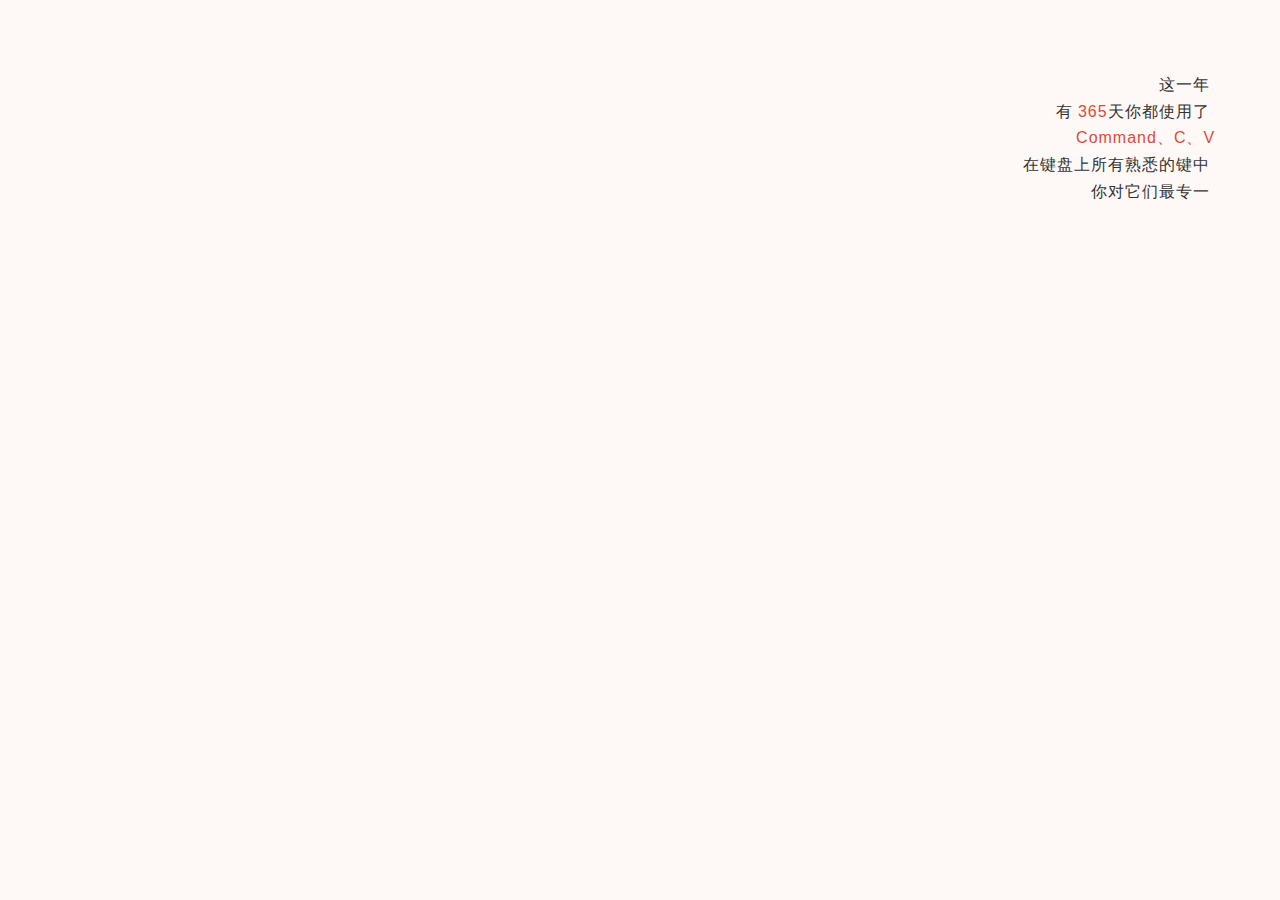
<file: 3.html>
<!DOCTYPE html>
<!-- saved from url=(0167)http://m2.link/c/year2018/j3POd/?uid=53899B14C24F351212F4DC92673113FC&full_screen=true&keep_status_bar=true&top_bar_bg_color=f9f9f9&status_bar_type=dark&userid=2227269 -->
<html lang="en" class=" z-ios">
  
  <head>
    <meta http-equiv="Content-Type" content="text/html; charset=UTF-8">
    <meta name="format-detection" content="telephone=no">
    <meta name="applicable-device" content="mobile">
    <meta name="viewport" content="width=device-width, initial-scale=1, user-scalable=0, maximum-scale=1, minimum-scale=1">
    <meta http-equiv="X-UA-Compatible" content="ie=edge">
    <title>年度听歌报告</title>
    <meta name="yixin-share-desc" content="点击查看，我的网易云音乐年度听歌报告">
    <!-- TODO 改成真实分享文案 -->
    <meta name="yixin-share-image" content="https://p1.music.126.net/uLDm27B4bC_kKSD8le3WwA==/109951163754269117.jpg">
    <link rel="shortcut icon" href="http://s1.music.126.net/style/favicon.ico">
    <script src="./my_resource/raven.min.js"></script>
    <script type="text/javascript" src="./my_resource/tool.min.js"></script>
    <link href="./my_resource/vendors.a07adb27.css" rel="stylesheet">
    <link href="./my_resource/main.ff465555.css" rel="stylesheet">
    <style type="text/css">#__vconsole{color:#000;font-size:13px;font-family:Helvetica Neue,Helvetica,Arial,sans-serif}#__vconsole .vc-max-height{max-height:19.23076923em}#__vconsole .vc-max-height-line{max-height:3.38461538em}#__vconsole .vc-min-height{min-height:3.07692308em}#__vconsole dd,#__vconsole dl,#__vconsole pre{margin:0}#__vconsole .vc-switch{display:block;position:fixed;right:.76923077em;bottom:.76923077em;color:#fff;background-color:#04be02;line-height:1;font-size:1.07692308em;padding:.61538462em 1.23076923em;z-index:10000;border-radius:.30769231em;box-shadow:0 0 .61538462em rgba(0,0,0,.4)}#__vconsole .vc-mask{top:0;background:transparent;z-index:10001;transition:background .3s;-webkit-tap-highlight-color:transparent;overflow-y:scroll}#__vconsole .vc-mask,#__vconsole .vc-panel{display:none;position:fixed;left:0;right:0;bottom:0}#__vconsole .vc-panel{min-height:85%;z-index:10002;background-color:#efeff4;-webkit-transition:-webkit-transform .3s;transition:-webkit-transform .3s;transition:transform .3s;transition:transform .3s,-webkit-transform .3s;-webkit-transform:translateY(100%);transform:translateY(100%)}#__vconsole .vc-tabbar{border-bottom:1px solid #d9d9d9;overflow-x:auto;height:3em;width:auto;white-space:nowrap}#__vconsole .vc-tabbar .vc-tab{display:inline-block;line-height:3em;padding:0 1.15384615em;border-right:1px solid #d9d9d9;text-decoration:none;color:#000;-webkit-tap-highlight-color:transparent;-webkit-touch-callout:none}#__vconsole .vc-tabbar .vc-tab:active{background-color:rgba(0,0,0,.15)}#__vconsole .vc-tabbar .vc-tab.vc-actived{background-color:#fff}#__vconsole .vc-content{background-color:#fff;overflow-x:hidden;overflow-y:auto;position:absolute;top:3.07692308em;left:0;right:0;bottom:3.07692308em;-webkit-overflow-scrolling:touch}#__vconsole .vc-content.vc-has-topbar{top:5.46153846em}#__vconsole .vc-topbar{background-color:#fbf9fe;display:flex;display:-webkit-box;flex-direction:row;flex-wrap:wrap;-webkit-box-direction:row;-webkit-flex-wrap:wrap;width:100%}#__vconsole .vc-topbar .vc-toptab{display:none;flex:1;-webkit-box-flex:1;line-heiÍght:2.30769231em;padding:0 1.15384615em;border-bottom:1px solid #d9d9d9;text-decoration:none;text-align:center;color:#000;-webkit-tap-highlight-color:transparent;-webkit-touch-callout:none}#__vconsole .vc-topbar .vc-toptab.vc-toggle{display:block}#__vconsole .vc-topbar .vc-toptab:active{background-color:rgba(0,0,0,.15)}#__vconsole .vc-topbar .vc-toptab.vc-actived{border-bottom:1px solid #3e82f7}#__vconsole .vc-logbox{display:none;position:relative;min-height:100%}#__vconsole .vc-logbox i{font-style:normal}#__vconsole .vc-logbox .vc-log{padding-bottom:3em;-webkit-tap-highlight-color:transparent}#__vconsole .vc-logbox .vc-log:empty:before{content:"Empty";color:#999;position:absolute;top:45%;left:0;right:0;bottom:0;font-size:1.15384615em;text-align:center}#__vconsole .vc-logbox .vc-item{margin:0;padding:.46153846em .61538462em;overflow:hidden;line-height:1.3;border-bottom:1px solid #eee;word-break:break-word}#__vconsole .vc-logbox .vc-item-info{color:#6a5acd}#__vconsole .vc-logbox .vc-item-debug{color:#daa520}#__vconsole .vc-logbox .vc-item-warn{color:orange;border-color:#ffb930;background-color:#fffacd}#__vconsole .vc-logbox .vc-item-error{color:#dc143c;border-color:#f4a0ab;background-color:#ffe4e1}#__vconsole .vc-logbox .vc-log.vc-log-partly .vc-item{display:none}#__vconsole .vc-logbox .vc-log.vc-log-partly-error .vc-item-error,#__vconsole .vc-logbox .vc-log.vc-log-partly-info .vc-item-info,#__vconsole .vc-logbox .vc-log.vc-log-partly-log .vc-item-log,#__vconsole .vc-logbox .vc-log.vc-log-partly-warn .vc-item-warn{display:block}#__vconsole .vc-logbox .vc-item .vc-item-content{margin-right:4.61538462em;display:block}#__vconsole .vc-logbox .vc-item .vc-item-meta{color:#888;float:right;width:4.61538462em;text-align:right}#__vconsole .vc-logbox .vc-item.vc-item-nometa .vc-item-content{margin-right:0}#__vconsole .vc-logbox .vc-item.vc-item-nometa .vc-item-meta{display:none}#__vconsole .vc-logbox .vc-item .vc-item-code{display:block;white-space:pre-wrap;overflow:auto;position:relative}#__vconsole .vc-logbox .vc-item .vc-item-code.vc-item-code-input,#__vconsole .vc-logbox .vc-item .vc-item-code.vc-item-code-output{padding-left:.92307692em}#__vconsole .vc-logbox .vc-item .vc-item-code.vc-item-code-input:before,#__vconsole .vc-logbox .vc-item .vc-item-code.vc-item-code-output:before{content:"\203A";position:absolute;top:-.23076923em;left:0;font-size:1.23076923em;color:#6a5acd}#__vconsole .vc-logbox .vc-item .vc-item-code.vc-item-code-output:before{content:"\2039"}#__vconsole .vc-logbox .vc-item .vc-fold{display:block;overflow:auto;-webkit-overflow-scrolling:touch}#__vconsole .vc-logbox .vc-item .vc-fold .vc-fold-outer{display:block;font-style:italic;padding-left:.76923077em;position:relative}#__vconsole .vc-logbox .vc-item .vc-fold .vc-fold-outer:active{background-color:#e6e6e6}#__vconsole .vc-logbox .vc-item .vc-fold .vc-fold-outer:before{content:"";position:absolute;top:.30769231em;left:.15384615em;width:0;height:0;border:.30769231em solid transparent;border-left-color:#000}#__vconsole .vc-logbox .vc-item .vc-fold .vc-fold-outer.vc-toggle:before{top:.46153846em;left:0;border-top-color:#000;border-left-color:transparent}#__vconsole .vc-logbox .vc-item .vc-fold .vc-fold-inner{display:none;margin-left:.76923077em}#__vconsole .vc-logbox .vc-item .vc-fold .vc-fold-inner.vc-toggle{display:block}#__vconsole .vc-logbox .vc-item .vc-fold .vc-fold-inner .vc-code-key{margin-left:.76923077em}#__vconsole .vc-logbox .vc-item .vc-fold .vc-fold-outer .vc-code-key{margin-left:0}#__vconsole .vc-logbox .vc-code-key{color:#905}#__vconsole .vc-logbox .vc-code-private-key{color:#d391b5}#__vconsole .vc-logbox .vc-code-function{color:#905;font-style:italic}#__vconsole .vc-logbox .vc-code-boolean,#__vconsole .vc-logbox .vc-code-number{color:#0086b3}#__vconsole .vc-logbox .vc-code-string{color:#183691}#__vconsole .vc-logbox .vc-code-null,#__vconsole .vc-logbox .vc-code-undefined{color:#666}#__vconsole .vc-logbox .vc-cmd{position:absolute;height:3.07692308em;left:0;right:0;bottom:0;border-top:1px solid #d9d9d9;display:block!important}#__vconsole .vc-logbox .vc-cmd .vc-cmd-input-wrap{display:block;height:2.15384615em;margin-right:3.07692308em;padding:.46153846em .61538462em}#__vconsole .vc-logbox .vc-cmd .vc-cmd-input{width:100%;border:none;resize:none;outline:none;padding:0;font-size:.92307692em}#__vconsole .vc-logbox .vc-cmd .vc-cmd-input::-webkit-input-placeholder{line-height:2.15384615em}#__vconsole .vc-logbox .vc-cmd .vc-cmd-btn{position:absolute;top:0;right:0;bottom:0;width:3.07692308em;border:none;background-color:#efeff4;outline:none;-webkit-touch-callout:none;font-size:1em}#__vconsole .vc-logbox .vc-cmd .vc-cmd-btn:active{background-color:rgba(0,0,0,.15)}#__vconsole .vc-logbox .vc-group .vc-group-preview{-webkit-touch-callout:none}#__vconsole .vc-logbox .vc-group .vc-group-preview:active{background-color:#e6e6e6}#__vconsole .vc-logbox .vc-group .vc-group-detail{display:none;padding:0
      0 .76923077em 1.53846154em;border-bottom:1px solid #eee}#__vconsole .vc-logbox .vc-group.vc-actived .vc-group-detail{display:block;background-color:#fbf9fe}#__vconsole .vc-logbox .vc-group.vc-actived .vc-table-row{background-color:#fff}#__vconsole .vc-logbox .vc-group.vc-actived .vc-group-preview{background-color:#fbf9fe}#__vconsole .vc-logbox .vc-table .vc-table-row{display:flex;display:-webkit-flex;flex-direction:row;flex-wrap:wrap;-webkit-box-direction:row;-webkit-flex-wrap:wrap;overflow:hidden;border-bottom:1px solid #eee}#__vconsole .vc-logbox .vc-table .vc-table-row.vc-left-border{border-left:1px solid #eee}#__vconsole .vc-logbox .vc-table .vc-table-col{flex:1;-webkit-box-flex:1;padding:.23076923em .30769231em;border-left:1px solid #eee;overflow:auto;white-space:pre-wrap;word-break:break-word;-webkit-overflow-scrolling:touch}#__vconsole .vc-logbox .vc-table .vc-table-col:first-child{border:none}#__vconsole .vc-logbox .vc-table .vc-small .vc-table-col{padding:0 .30769231em;font-size:.92307692em}#__vconsole .vc-logbox .vc-table .vc-table-col-2{flex:2;-webkit-box-flex:2}#__vconsole .vc-logbox .vc-table .vc-table-col-3{flex:3;-webkit-box-flex:3}#__vconsole .vc-logbox .vc-table .vc-table-col-4{flex:4;-webkit-box-flex:4}#__vconsole .vc-logbox .vc-table .vc-table-col-5{flex:5;-webkit-box-flex:5}#__vconsole .vc-logbox .vc-table .vc-table-col-6{flex:6;-webkit-box-flex:6}#__vconsole .vc-logbox .vc-table .vc-table-row-error{border-color:#f4a0ab;background-color:#ffe4e1}#__vconsole .vc-logbox .vc-table .vc-table-row-error .vc-table-col{color:#dc143c;border-color:#f4a0ab}#__vconsole .vc-logbox .vc-table .vc-table-col-title{font-weight:700}#__vconsole .vc-logbox.vc-actived{display:block}#__vconsole .vc-toolbar{border-top:1px solid #d9d9d9;line-height:3em;position:absolute;left:0;right:0;bottom:0;display:flex;display:-webkit-box;flex-direction:row;-webkit-box-direction:row}#__vconsole .vc-toolbar .vc-tool{display:none;text-decoration:none;color:#000;width:50%;flex:1;-webkit-box-flex:1;text-align:center;position:relative;-webkit-touch-callout:none}#__vconsole .vc-toolbar .vc-tool.vc-global-tool,#__vconsole .vc-toolbar .vc-tool.vc-toggle{display:block}#__vconsole .vc-toolbar .vc-tool:active{background-color:rgba(0,0,0,.15)}#__vconsole .vc-toolbar .vc-tool:after{content:" ";position:absolute;top:.53846154em;bottom:.53846154em;right:0;border-left:1px solid #d9d9d9}#__vconsole .vc-toolbar .vc-tool-last:after{border:none}#__vconsole.vc-toggle .vc-switch{display:none}#__vconsole.vc-toggle .vc-mask{background:rgba(0,0,0,.6);display:block}#__vconsole.vc-toggle .vc-panel{-webkit-transform:translate(0);transform:translate(0)}</style>
    <style type="text/css">.vcelm-node{color:#183691}.vcelm-k{color:#0086b3}.vcelm-v{color:#905}.vcelm-l{padding-left:8px;position:relative;word-wrap:break-word;line-height:1}.vcelm-l.vc-toggle>.vcelm-node{display:block}.vcelm-l .vcelm-node:active{background-color:rgba(0,0,0,.15)}.vcelm-l.vcelm-noc .vcelm-node:active{background-color:transparent}.vcelm-t{white-space:pre-wrap;word-wrap:break-word}.vcelm-l .vcelm-l{display:none}.vcelm-l.vc-toggle>.vcelm-l{margin-left:4px;display:block}.vcelm-l:before{content:"";display:block;position:absolute;top:6px;left:3px;width:0;height:0;border:3px solid transparent;border-left-color:#000}.vcelm-l.vc-toggle:before{display:block;top:6px;left:0;border-top-color:#000;border-left-color:transparent}.vcelm-l.vcelm-noc:before{display:none}</style>
    <script type="text/javascript" charset="UTF-8" async="" src="./my_resource/watchman.min.js"></script>
  </head>
  
  <body>
    <div style="margin:0 auto; width:0; height:0; overflow:hidden;">
      <!-- TODO 分享图片 -->
      <img id="out-share-pic" src="./my_resource/FtW_Z9lkb47ObTsGSSBlPg==_19135900369963408" width="580"></div>
    <div id="j-root" class="g-bd">
      <div class="m-app">
        <div class="m-module m-module-report z-modshow">
          <div class="m-reportcontent f-page">
            <div class="m-page m-page-06 f-page">
              <div class="bg f-page"></div>
              <div class="paras">
                <p class="para f-animLineUp" style="transition-delay: 0.2s;">在TA的音乐品味中&nbsp;</p>
                <p class="para f-animLineUp" style="transition-delay: 0.3s;">也藏着高冷的一面&nbsp;</p>
                <p class="para f-animLineUp" style="transition-delay: 0.4s;">这首有些小众的&nbsp;</p>
                <p class="para f-animLineUp" style="transition-delay: 0.5s;">
                  <em class="s-fcRed">《夏天的味道（Cover 石头剪刀布）》</em></p>
                <p class="para f-animLineUp" style="transition-delay: 0.6s;">在今年TA一共听了
                  <em class="s-fcRed">15次</em>&nbsp;</p></div>
              <div class="art">
                <div class="man"></div>
                <div class="shadow"></div>
              </div>
            </div>
            <div class="m-page m-page-07 f-page z-enter">
              <div class="bg f-page"></div>
              <div class="art j-art07" style="transform: scale(0.5);">
                <div class="mountain"></div>
                <div class="shadow"></div>
                <div class="id25_youbi3-static">
                  <div class="id24_youbi2-static"></div>
                </div>
                <div class="id20_youtui1-static">
                  <div class="id22_yuotui2-static">
                    <div class="id21_youtui3-static">
                      <div class="id19_yinfu-1"></div>
                    </div>
                  </div>
                </div>
                <div class="id18_cheba2"></div>
                <div class="id17_zixingche"></div>
                <div class="id15_tou-no-eye">
                  <div class="id13_toufa-static"></div>
                  <div class="id14_eye"></div>
                </div>
                <div class="id11_shenti-static"></div>
                <div class="id12_shenti2-static">
                  <div class="id9_zuotui1-static">
                    <div class="id8_zuotui2-static">
                      <div class="id10_zuotui3-static">
                        <div class="id7_yinfu-1"></div>
                      </div>
                    </div>
                  </div>
                  <div class="id6_yifu-static"></div>
                </div>
                <div class="id5_zuoshou-static">
                  <div class="id3_zuobi-static">
                    <div class="id4_zuobi-1">
                      <div class="id2_xiuzi-static"></div>
                    </div>
                  </div>
                </div>
                <div class="id1_cheba"></div>
                <div class="notesfly"></div>
              </div>
              <div class="paras">
                <p class="para f-animLineUp" style="transition-delay: 0.2s;">这一年&nbsp;</p>
                <p class="para f-animLineUp" style="transition-delay: 0.3s;">有
                  <em class="s-fcRed">365</em>天你都使用了&nbsp;</p>
                <p class="para f-animLineUp" style="transition-delay: 0.4s;">
                  <em class="s-fcRed">Command、C、V</em></p>
                <p class="para f-animLineUp" style="transition-delay: 0.5s;">在键盘上所有熟悉的键中&nbsp;</p>
                <p class="para f-animLineUp" style="transition-delay: 0.6s;">你对它们最专一&nbsp;</p></div>
            </div>
            <div class="m-page m-page-08 f-page">
              <div class="bg f-page"></div>
              <div class="j-cchair cchair" style="transform: scale(0.5);">
                <div class="id17_bozi"></div>
                <div class="id16_tui"></div>
                <div class="id15_body"></div>
                <div class="id14_qinti2"></div>
                <div class="arm_right">
                  <div class="id6_dabi2">
                    <div class="id4_xiaobi2">
                      <div class="id1_ganzi"></div>
                      <div class="id5_muzhi2"></div>
                    </div>
                    <div class="id2_p8-split-1_0"></div>
                  </div>
                </div>
                <div class="id9_qinti1"></div>
                <div class="id13_dabi">
                  <div class="id12_xiaobi"></div>
                </div>
                <div class="id11_xiuzi"></div>
                <div class="id8_head"></div>
              </div>
              <div class="paras">
                <p class="para f-animLineUp" style="transition-delay: 0.2s;">这首
                  <em class="s-fcRed">《最远的你是我最近的爱》</em></p>
                <p class="para f-animLineUp" style="transition-delay: 0.3s;">是TA今年听过年代最久远的歌&nbsp;</p>
                <p class="para f-animLineUp" style="transition-delay: 0.4s;">&nbsp;</p>
                <p class="para f-animLineUp" style="transition-delay: 0.5s;">发行于
                  <em class="s-fcRed">1989年12月</em>&nbsp;</p></div>
            </div>
          </div>
          <div class="m-btmbar"></div>
        </div>
      </div>
    </div>
    <audio id="j-bgm" src="http://m8.music.126.net/20281226102943/a9c7bb0373e763749d06243b598ae1b0/ymusic/annual2018/v1/bgm.mp3" autoplay="" preload="" loop="" muted=""></audio>
    <p class="f-hide">网易云音乐</p>
    <script type="text/javascript">!
      function(c) {
        function e(e) {
          for (var r, t, n = e[0], o = e[1], u = e[2], i = 0, l = []; i < n.length; i++) t = n[i],
          a[t] && l.push(a[t][0]),
          a[t] = 0;
          for (r in o) Object.prototype.hasOwnProperty.call(o, r) && (c[r] = o[r]);
          for (s && s(e); l.length;) l.shift()();
          return p.push.apply(p, u || []),
          f()
        }
        function f() {
          for (var e, r = 0; r < p.length; r++) {
            for (var t = p[r], n = !0, o = 1; o < t.length; o++) {
              var u = t[o];
              0 !== a[u] && (n = !1)
            }
            n && (p.splice(r--, 1), e = i(i.s = t[0]))
          }
          return e
        }
        var t = {},
        a = {
          1 : 0
        },
        p = [];
        function i(e) {
          if (t[e]) return t[e].exports;
          var r = t[e] = {
            i: e,
            l: !1,
            exports: {}
          };
          return c[e].call(r.exports, r, r.exports, i),
          r.l = !0,
          r.exports
        }
        i.m = c,
        i.c = t,
        i.d = function(e, r, t) {
          i.o(e, r) || Object.defineProperty(e, r, {
            enumerable: !0,
            get: t
          })
        },
        i.r = function(e) {
          "undefined" != typeof Symbol && Symbol.toStringTag && Object.defineProperty(e, Symbol.toStringTag, {
            value: "Module"
          }),
          Object.defineProperty(e, "__esModule", {
            value: !0
          })
        },
        i.t = function(r, e) {
          if (1 & e && (r = i(r)), 8 & e) return r;
          if (4 & e && "object" == typeof r && r && r.__esModule) return r;
          var t = Object.create(null);
          if (i.r(t), Object.defineProperty(t, "default", {
            enumerable: !0,
            value: r
          }), 2 & e && "string" != typeof r) for (var n in r) i.d(t, n,
          function(e) {
            return r[e]
          }.bind(null, n));
          return t
        },
        i.n = function(e) {
          var r = e && e.__esModule ?
          function() {
            return e.
          default
          }:
          function() {
            return e
          };
          return i.d(r, "a", r),
          r
        },
        i.o = function(e, r) {
          return Object.prototype.hasOwnProperty.call(e, r)
        },
        i.p = "//s5.music.126.net/static_public/5c21db8d4684556c72180904/";
        var r = window.webpackJsonp = window.webpackJsonp || [],
        n = r.push.bind(r);
        r.push = e,
        r = r.slice();
        for (var o = 0; o < r.length; o++) e(r[o]);
        var s = n;
        f()
      } ([]);</script>
    <script type="text/javascript" src="./my_resource/vendors.9fee400a.js"></script>
    <script type="text/javascript" src="./my_resource/main.17f67bd0.js"></script>
    <div>
      <div></div>
    </div>
  </body>

</html>
</file>
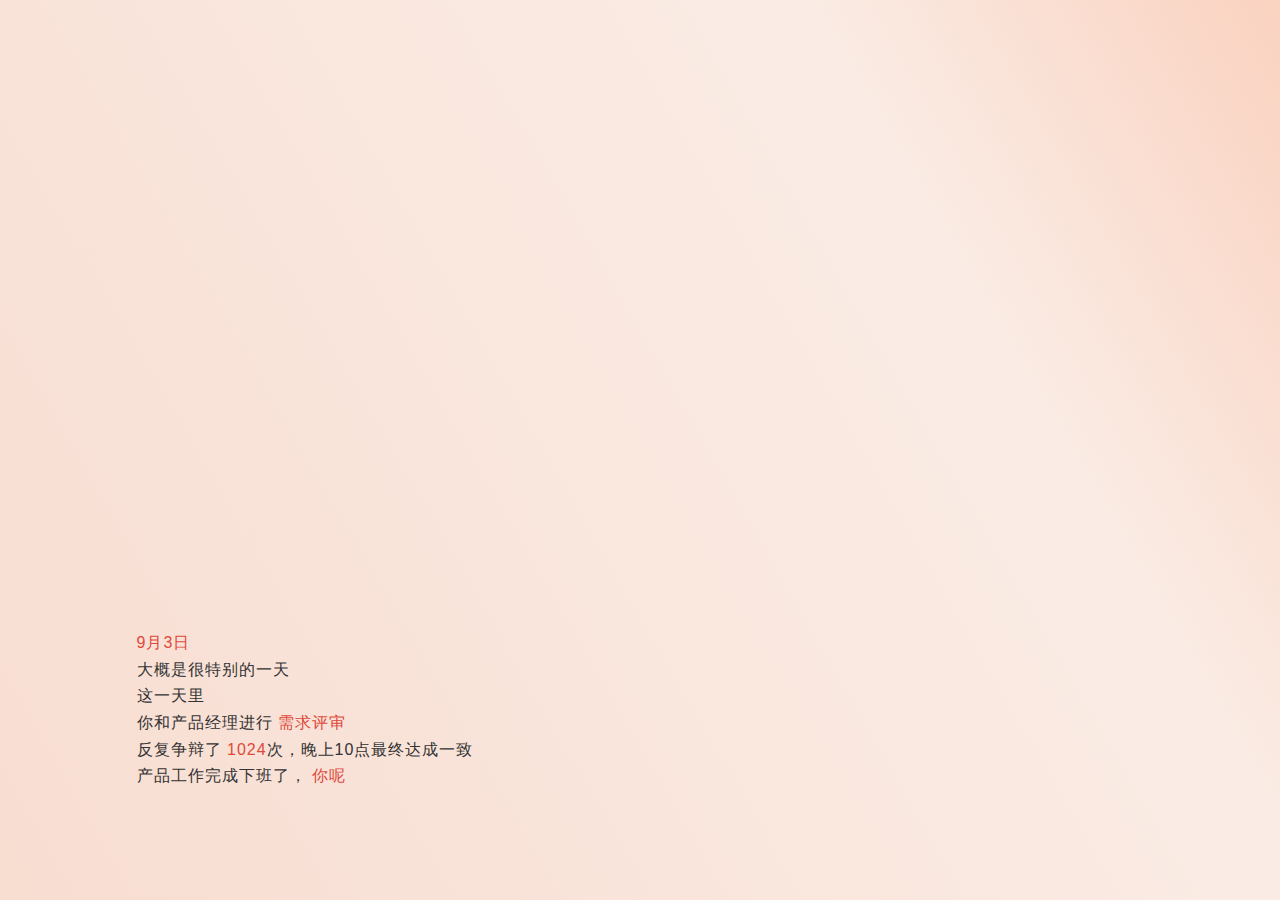
<file: 4.html>
<!DOCTYPE html>
<!-- saved from url=(0167)http://m2.link/c/year2018/j3POd/?uid=53899B14C24F351212F4DC92673113FC&full_screen=true&keep_status_bar=true&top_bar_bg_color=f9f9f9&status_bar_type=dark&userid=2227269 -->
<html lang="en" class=" z-ios">
  
  <head>
    <meta http-equiv="Content-Type" content="text/html; charset=UTF-8">
    <meta name="format-detection" content="telephone=no">
    <meta name="applicable-device" content="mobile">
    <meta name="viewport" content="width=device-width, initial-scale=1, user-scalable=0, maximum-scale=1, minimum-scale=1">
    <meta http-equiv="X-UA-Compatible" content="ie=edge">
    <title>年度听歌报告</title>
    <meta name="yixin-share-desc" content="点击查看，我的网易云音乐年度听歌报告">
    <!-- TODO 改成真实分享文案 -->
    <meta name="yixin-share-image" content="https://p1.music.126.net/uLDm27B4bC_kKSD8le3WwA==/109951163754269117.jpg">
    <link rel="shortcut icon" href="http://s1.music.126.net/style/favicon.ico">
    <script src="./my_resource/raven.min.js"></script>
    <script type="text/javascript" src="./my_resource/tool.min.js"></script>
    <link href="./my_resource/vendors.a07adb27.css" rel="stylesheet">
    <link href="./my_resource/main.ff465555.css" rel="stylesheet">
    <style type="text/css">#__vconsole{color:#000;font-size:13px;font-family:Helvetica Neue,Helvetica,Arial,sans-serif}#__vconsole .vc-max-height{max-height:19.23076923em}#__vconsole .vc-max-height-line{max-height:3.38461538em}#__vconsole .vc-min-height{min-height:3.07692308em}#__vconsole dd,#__vconsole dl,#__vconsole pre{margin:0}#__vconsole .vc-switch{display:block;position:fixed;right:.76923077em;bottom:.76923077em;color:#fff;background-color:#04be02;line-height:1;font-size:1.07692308em;padding:.61538462em 1.23076923em;z-index:10000;border-radius:.30769231em;box-shadow:0 0 .61538462em rgba(0,0,0,.4)}#__vconsole .vc-mask{top:0;background:transparent;z-index:10001;transition:background .3s;-webkit-tap-highlight-color:transparent;overflow-y:scroll}#__vconsole .vc-mask,#__vconsole .vc-panel{display:none;position:fixed;left:0;right:0;bottom:0}#__vconsole .vc-panel{min-height:85%;z-index:10002;background-color:#efeff4;-webkit-transition:-webkit-transform .3s;transition:-webkit-transform .3s;transition:transform .3s;transition:transform .3s,-webkit-transform .3s;-webkit-transform:translateY(100%);transform:translateY(100%)}#__vconsole .vc-tabbar{border-bottom:1px solid #d9d9d9;overflow-x:auto;height:3em;width:auto;white-space:nowrap}#__vconsole .vc-tabbar .vc-tab{display:inline-block;line-height:3em;padding:0 1.15384615em;border-right:1px solid #d9d9d9;text-decoration:none;color:#000;-webkit-tap-highlight-color:transparent;-webkit-touch-callout:none}#__vconsole .vc-tabbar .vc-tab:active{background-color:rgba(0,0,0,.15)}#__vconsole .vc-tabbar .vc-tab.vc-actived{background-color:#fff}#__vconsole .vc-content{background-color:#fff;overflow-x:hidden;overflow-y:auto;position:absolute;top:3.07692308em;left:0;right:0;bottom:3.07692308em;-webkit-overflow-scrolling:touch}#__vconsole .vc-content.vc-has-topbar{top:5.46153846em}#__vconsole .vc-topbar{background-color:#fbf9fe;display:flex;display:-webkit-box;flex-direction:row;flex-wrap:wrap;-webkit-box-direction:row;-webkit-flex-wrap:wrap;width:100%}#__vconsole .vc-topbar .vc-toptab{display:none;flex:1;-webkit-box-flex:1;line-height:2.30769231em;padding:0 1.15384615em;border-bottom:1px solid #d9d9d9;text-decoration:none;text-align:center;color:#000;-webkit-tap-highlight-color:transparent;-webkit-touch-callout:none}#__vconsole .vc-topbar .vc-toptab.vc-toggle{display:block}#__vconsole .vc-topbar .vc-toptab:active{background-color:rgba(0,0,0,.15)}#__vconsole .vc-topbar .vc-toptab.vc-actived{border-bottom:1px solid #3e82f7}#__vconsole .vc-logbox{display:none;position:relative;min-height:100%}#__vconsole .vc-logbox i{font-style:normal}#__vconsole .vc-logbox .vc-log{padding-bottom:3em;-webkit-tap-highlight-color:transparent}#__vconsole .vc-logbox .vc-log:empty:before{content:"Empty";color:#999;position:absolute;top:45%;left:0;right:0;bottom:0;font-size:1.15384615em;text-align:center}#__vconsole .vc-logbox .vc-item{margin:0;padding:.46153846em .61538462em;overflow:hidden;line-height:1.3;border-bottom:1px solid #eee;word-break:break-word}#__vconsole .vc-logbox .vc-item-info{color:#6a5acd}#__vconsole .vc-logbox .vc-item-debug{color:#daa520}#__vconsole .vc-logbox .vc-item-warn{color:orange;border-color:#ffb930;background-color:#fffacd}#__vconsole .vc-logbox .vc-item-error{color:#dc143c;border-color:#f4a0ab;background-color:#ffe4e1}#__vconsole .vc-logbox .vc-log.vc-log-partly .vc-item{display:none}#__vconsole .vc-logbox .vc-log.vc-log-partly-error .vc-item-error,#__vconsole .vc-logbox .vc-log.vc-log-partly-info .vc-item-info,#__vconsole .vc-logbox .vc-log.vc-log-partly-log .vc-item-log,#__vconsole .vc-logbox .vc-log.vc-log-partly-warn .vc-item-warn{display:block}#__vconsole .vc-logbox .vc-item .vc-item-content{margin-right:4.61538462em;display:block}#__vconsole .vc-logbox .vc-item .vc-item-meta{color:#888;float:right;width:4.61538462em;text-align:right}#__vconsole .vc-logbox .vc-item.vc-item-nometa .vc-item-content{margin-right:0}#__vconsole .vc-logbox .vc-item.vc-item-nometa .vc-item-meta{display:none}#__vconsole .vc-logbox .vc-item .vc-item-code{display:block;white-space:pre-wrap;overflow:auto;position:relative}#__vconsole .vc-logbox .vc-item .vc-item-code.vc-item-code-input,#__vconsole .vc-logbox .vc-item .vc-item-code.vc-item-code-output{padding-left:.92307692em}#__vconsole .vc-logbox .vc-item .vc-item-code.vc-item-code-input:before,#__vconsole .vc-logbox .vc-item .vc-item-code.vc-item-code-output:before{content:"\203A";position:absolute;top:-.23076923em;left:0;font-size:1.23076923em;color:#6a5acd}#__vconsole .vc-logbox .vc-item .vc-item-code.vc-item-code-output:before{content:"\2039"}#__vconsole .vc-logbox .vc-item .vc-fold{display:block;overflow:auto;-webkit-overflow-scrolling:touch}#__vconsole .vc-logbox .vc-item .vc-fold .vc-fold-outer{display:block;font-style:italic;padding-left:.76923077em;position:relative}#__vconsole .vc-logbox .vc-item .vc-fold .vc-fold-outer:active{background-color:#e6e6e6}#__vconsole .vc-logbox .vc-item .vc-fold .vc-fold-outer:before{content:"";position:absolute;top:.30769231em;left:.15384615em;width:0;height:0;border:.30769231em solid transparent;border-left-color:#000}#__vconsole .vc-logbox .vc-item .vc-fold .vc-fold-outer.vc-toggle:before{top:.46153846em;left:0;border-top-color:#000;border-left-color:transparent}#__vconsole .vc-logbox .vc-item .vc-fold .vc-fold-inner{display:none;margin-left:.76923077em}#__vconsole .vc-logbox .vc-item .vc-fold .vc-fold-inner.vc-toggle{display:block}#__vconsole .vc-logbox .vc-item .vc-fold .vc-fold-inner .vc-code-key{margin-left:.76923077em}#__vconsole .vc-logbox .vc-item .vc-fold .vc-fold-outer .vc-code-key{margin-left:0}#__vconsole .vc-logbox .vc-code-key{color:#905}#__vconsole .vc-logbox .vc-code-private-key{color:#d391b5}#__vconsole .vc-logbox .vc-code-function{color:#905;font-style:italic}#__vconsole .vc-logbox .vc-code-boolean,#__vconsole .vc-logbox .vc-code-number{color:#0086b3}#__vconsole .vc-logbox .vc-code-string{color:#183691}#__vconsole .vc-logbox .vc-code-null,#__vconsole .vc-logbox .vc-code-undefined{color:#666}#__vconsole .vc-logbox .vc-cmd{position:absolute;height:3.07692308em;left:0;right:0;bottom:0;border-top:1px solid #d9d9d9;display:block!important}#__vconsole .vc-logbox .vc-cmd .vc-cmd-input-wrap{display:block;height:2.15384615em;margin-right:3.07692308em;padding:.46153846em .61538462em}#__vconsole .vc-logbox .vc-cmd .vc-cmd-input{width:100%;border:none;resize:none;outline:none;padding:0;font-size:.92307692em}#__vconsole .vc-logbox .vc-cmd .vc-cmd-input::-webkit-input-placeholder{line-height:2.15384615em}#__vconsole .vc-logbox .vc-cmd .vc-cmd-btn{position:absolute;top:0;right:0;bottom:0;width:3.07692308em;border:none;background-color:#efeff4;outline:none;-webkit-touch-callout:none;font-size:1em}#__vconsole .vc-logbox .vc-cmd .vc-cmd-btn:active{background-color:rgba(0,0,0,.15)}#__vconsole .vc-logbox .vc-group .vc-group-preview{-webkit-touch-callout:none}#__vconsole .vc-logbox .vc-group .vc-group-preview:active{background-color:#e6e6e6}#__vconsole .vc-logbox .vc-group .vc-group-detail{display:none;padding:0
      0 .76923077em 1.53846154em;border-bottom:1px solid #eee}#__vconsole .vc-logbox .vc-group.vc-actived .vc-group-detail{display:block;background-color:#fbf9fe}#__vconsole .vc-logbox .vc-group.vc-actived .vc-table-row{background-color:#fff}#__vconsole .vc-logbox .vc-group.vc-actived .vc-group-preview{background-color:#fbf9fe}#__vconsole .vc-logbox .vc-table .vc-table-row{display:flex;display:-webkit-flex;flex-direction:row;flex-wrap:wrap;-webkit-box-direction:row;-webkit-flex-wrap:wrap;overflow:hidden;border-bottom:1px solid #eee}#__vconsole .vc-logbox .vc-table .vc-table-row.vc-left-border{border-left:1px solid #eee}#__vconsole .vc-logbox .vc-table .vc-table-col{flex:1;-webkit-box-flex:1;padding:.23076923em .30769231em;border-left:1px solid #eee;overflow:auto;white-space:pre-wrap;word-break:break-word;-webkit-overflow-scrolling:touch}#__vconsole .vc-logbox .vc-table .vc-table-col:first-child{border:none}#__vconsole .vc-logbox .vc-table .vc-small .vc-table-col{padding:0 .30769231em;font-size:.92307692em}#__vconsole .vc-logbox .vc-table .vc-table-col-2{flex:2;-webkit-box-flex:2}#__vconsole .vc-logbox .vc-table .vc-table-col-3{flex:3;-webkit-box-flex:3}#__vconsole .vc-logbox .vc-table .vc-table-col-4{flex:4;-webkit-box-flex:4}#__vconsole .vc-logbox .vc-table .vc-table-col-5{flex:5;-webkit-box-flex:5}#__vconsole .vc-logbox .vc-table .vc-table-col-6{flex:6;-webkit-box-flex:6}#__vconsole .vc-logbox .vc-table .vc-table-row-error{border-color:#f4a0ab;background-color:#ffe4e1}#__vconsole .vc-logbox .vc-table .vc-table-row-error .vc-table-col{color:#dc143c;border-color:#f4a0ab}#__vconsole .vc-logbox .vc-table .vc-table-col-title{font-weight:700}#__vconsole .vc-logbox.vc-actived{display:block}#__vconsole .vc-toolbar{border-top:1px solid #d9d9d9;line-height:3em;position:absolute;left:0;right:0;bottom:0;display:flex;display:-webkit-box;flex-direction:row;-webkit-box-direction:row}#__vconsole .vc-toolbar .vc-tool{display:none;text-decoration:none;color:#000;width:50%;flex:1;-webkit-box-flex:1;text-align:center;position:relative;-webkit-touch-callout:none}#__vconsole .vc-toolbar .vc-tool.vc-global-tool,#__vconsole .vc-toolbar .vc-tool.vc-toggle{display:block}#__vconsole .vc-toolbar .vc-tool:active{background-color:rgba(0,0,0,.15)}#__vconsole .vc-toolbar .vc-tool:after{content:" ";position:absolute;top:.53846154em;bottom:.53846154em;right:0;border-left:1px solid #d9d9d9}#__vconsole .vc-toolbar .vc-tool-last:after{border:none}#__vconsole.vc-toggle .vc-switch{display:none}#__vconsole.vc-toggle .vc-mask{background:rgba(0,0,0,.6);display:block}#__vconsole.vc-toggle .vc-panel{-webkit-transform:translate(0);transform:translate(0)}</style>
    <style type="text/css">.vcelm-node{color:#183691}.vcelm-k{color:#0086b3}.vcelm-v{color:#905}.vcelm-l{padding-left:8px;position:relative;word-wrap:break-word;line-height:1}.vcelm-l.vc-toggle>.vcelm-node{display:block}.vcelm-l .vcelm-node:active{background-color:rgba(0,0,0,.15)}.vcelm-l.vcelm-noc .vcelm-node:active{background-color:transparent}.vcelm-t{white-space:pre-wrap;word-wrap:break-word}.vcelm-l .vcelm-l{display:none}.vcelm-l.vc-toggle>.vcelm-l{margin-left:4px;display:block}.vcelm-l:before{content:"";display:block;position:absolute;top:6px;left:3px;width:0;height:0;border:3px solid transparent;border-left-color:#000}.vcelm-l.vc-toggle:before{display:block;top:6px;left:0;border-top-color:#000;border-left-color:transparent}.vcelm-l.vcelm-noc:before{display:none}</style>
    <script type="text/javascript" charset="UTF-8" async="" src="./my_resource/watchman.min.js"></script>
  </head>
  
  <body>
    <div style="margin:0 auto; width:0; height:0; overflow:hidden;">
      <!-- TODO 分享图片 -->
      <img id="out-share-pic" src="./my_resource/FtW_Z9lkb47ObTsGSSBlPg==_19135900369963408" width="580"></div>
    <div id="j-root" class="g-bd">
      <div class="m-app">
        <div class="m-module m-module-report z-modshow">
          <div class="m-reportcontent f-page">
            <div class="m-page m-page-01 f-page">
              <div class="bg f-page"></div>
              <div class="tt f-animOpac">
                <h4>2018</h4>
                <h4>TA在网易云音乐听到的最多的歌词是</h4></div>
              <div class="ckeywords j-anim01">
                <div class="hands">
                  <div class="hand2"></div>
                  <div class="hand1"></div>
                  <div class="hand3"></div>
                </div>
                <div class="words words-2">
                  <span class="word word-1">
                    <i class="u-word u-word-108"></i>
                  </span>
                  <span class="word word-2">
                    <i class="u-word u-word-109"></i>
                  </span>
                </div>
                <div class="nums f-animOpac">
                  <span class="n">7</span>
                  <span class="n">6</span>
                  <span class="n">5</span>
                  <i class="unit"></i>
                </div>
              </div>
              <div class="hand4"></div>
              <ul class="lyrics">
                <li class="itm f-animLineUp">
                  <div style="transform: translateX(13.7643px);">
                    <div class="line1 f-thide">
                      <em class="s-fcRed">天使</em>在人间是该藏好翅膀</div>
                    <br>
                    <div class="line2 f-thide">- Tank《专属天使》</div></div>
                </li>
                <li class="itm f-animLineUp">
                  <div style="transform: translateX(26.2581px);">
                    <div class="line1 f-thide">你是魔鬼中的
                      <em class="s-fcRed">天使</em>, 所以送我心碎的方式</div>
                    <br>
                    <div class="line2 f-thide">- 田馥甄《魔鬼中的天使》</div></div>
                </li>
                <li class="itm f-animLineUp">
                  <div style="transform: translateX(50.5658px);">
                    <div class="line1 f-thide">请
                      <em class="s-fcRed">天使</em>来唱歌, 当我很不快乐</div>
                    <br>
                    <div class="line2 f-thide">- S.H.E《天使在唱歌》</div></div>
                </li>
                <li class="itm f-animLineUp">
                  <div style="transform: translateX(115.973px);">
                    <div class="line1 f-thide">谁人又为
                      <em class="s-fcRed">天使</em>忧愁</div>
                    <br>
                    <div class="line2 f-thide">- 梁汉文《七友》</div></div>
                </li>
              </ul>
            </div>
            <div class="m-page m-page-03 f-page z-enter">
              <div class="bg f-page"></div>
              <div class="sun f-center"></div>
              <div class="art j-art03" style="transform: scale(0.5);">
                <div class="swing j-anim03 z-anim">
                  <div class="leg2">
                    <div class="part"></div>
                  </div>
                  <div class="leg1">
                    <div class="part"></div>
                  </div>
                  <div class="neck"></div>
                  <div class="head">
                    <div class="part"></div>
                  </div>
                </div>
              </div>
              <div class="paras">
                <p class="para f-animLineUp" style="transition-delay: 0.2s;">
                  <em class="s-fcRed">9月3日</em></p>
                <p class="para f-animLineUp" style="transition-delay: 0.3s;">大概是很特别的一天</p>
                <p class="para f-animLineUp" style="transition-delay: 0.4s;">这一天里</p>
                <p class="para f-animLineUp" style="transition-delay: 0.5s;">你和产品经理进行
                  <em class="s-fcRed">需求评审</em></p>
                <p class="para f-animLineUp" style="transition-delay: 0.6s;">反复争辩了
                  <em class="s-fcRed">1024</em>次，晚上10点最终达成一致</p>
                <p>产品工作完成下班了，
                  <em class="s-fcRed">你呢</em></p>
              </div>
            </div>
            <div class="m-page m-page-04 f-page">
              <div class="bg f-page"></div>
              <div class="j-ccat ccat" style="transform: scale(0.5);">
                <div class="id25_ren"></div>
                <div class="id22_shou1-3">
                  <div class="id24_shou1-2">
                    <div class="id23_shou1-1"></div>
                  </div>
                </div>
                <div class="id22_shou1-3"></div>
                <div class="id21_xiuzi"></div>
                <div class="id20_yanzhu"></div>
                <div class="id13_maowei"></div>
                <div class="id11_maozhua-1"></div>
                <div class="id10_maoshenti"></div>
                <div class="id9_maoyan1"></div>
                <div class="id8_maoyan2"></div>
                <div class="id7_maozui"></div>
                <div class="id6_wuxianpu"></div>
                <div class="id5_yinfu"></div>
                <div class="id4_yinfu-1"></div>
                <div class="id3_yinfuqiu3"></div>
                <div class="id2_yinfuqiu2"></div>
                <div class="id1_yinfuqiu1"></div>
              </div>
              <div class="corner">
                <div class="id7_night-wave"></div>
                <div class="id6_moon"></div>
              </div>
              <div class="paras">
                <p class="para f-animLineUp" style="transition-delay: 0.2s;">8月19日</p>
                <p class="para f-animLineUp" style="transition-delay: 0.3s;">这一天TA睡得很晚</p>
                <p class="para f-animLineUp" style="transition-delay: 0.4s;">
                  <em class="s-fcRed">02:17</em>还在与音乐为伴</p>
                <p class="para f-animLineUp" style="transition-delay: 0.5s;">&nbsp;</p>
                <p class="para f-animLineUp" style="transition-delay: 0.6s;">那一刻TA在听</p>
                <p class="para f-animLineUp" style="transition-delay: 0.7s;">
                  <em class="s-fcRed">南拳妈妈</em>&nbsp;的
                  <em class="s-fcRed">《你不像她》</em></p>
              </div>
            </div>
          </div>
          <div class="m-btmbar"></div>
        </div>
      </div>
    </div>
  
    <audio id="j-bgm" src="http://m8.music.126.net/20281226102943/a9c7bb0373e763749d06243b598ae1b0/ymusic/annual2018/v1/bgm.mp3" autoplay="" preload="" loop="" muted=""></audio>
    <p class="f-hide">网易云音乐</p>
    <script type="text/javascript">!
      function(c) {
        function e(e) {
          for (var r, t, n = e[0], o = e[1], u = e[2], i = 0, l = []; i < n.length; i++) t = n[i],
          a[t] && l.push(a[t][0]),
          a[t] = 0;
          for (r in o) Object.prototype.hasOwnProperty.call(o, r) && (c[r] = o[r]);
          for (s && s(e); l.length;) l.shift()();
          return p.push.apply(p, u || []),
          f()
        }
        function f() {
          for (var e, r = 0; r < p.length; r++) {
            for (var t = p[r], n = !0, o = 1; o < t.length; o++) {
              var u = t[o];
              0 !== a[u] && (n = !1)
            }
            n && (p.splice(r--, 1), e = i(i.s = t[0]))
          }
          return e
        }
        var t = {},
        a = {
          1 : 0
        },
        p = [];
        function i(e) {
          if (t[e]) return t[e].exports;
          var r = t[e] = {
            i: e,
            l: !1,
            exports: {}
          };
          return c[e].call(r.exports, r, r.exports, i),
          r.l = !0,
          r.exports
        }
        i.m = c,
        i.c = t,
        i.d = function(e, r, t) {
          i.o(e, r) || Object.defineProperty(e, r, {
            enumerable: !0,
            get: t
          })
        },
        i.r = function(e) {
          "undefined" != typeof Symbol && Symbol.toStringTag && Object.defineProperty(e, Symbol.toStringTag, {
            value: "Module"
          }),
          Object.defineProperty(e, "__esModule", {
            value: !0
          })
        },
        i.t = function(r, e) {
          if (1 & e && (r = i(r)), 8 & e) return r;
          if (4 & e && "object" == typeof r && r && r.__esModule) return r;
          var t = Object.create(null);
          if (i.r(t), Object.defineProperty(t, "default", {
            enumerable: !0,
            value: r
          }), 2 & e && "string" != typeof r) for (var n in r) i.d(t, n,
          function(e) {
            return r[e]
          }.bind(null, n));
          return t
        },
        i.n = function(e) {
          var r = e && e.__esModule ?
          function() {
            return e.
          default
          }:
          function() {
            return e
          };
          return i.d(r, "a", r),
          r
        },
        i.o = function(e, r) {
          return Object.prototype.hasOwnProperty.call(e, r)
        },
        i.p = "//s5.music.126.net/static_public/5c21db8d4684556c72180904/";
        var r = window.webpackJsonp = window.webpackJsonp || [],
        n = r.push.bind(r);
        r.push = e,
        r = r.slice();
        for (var o = 0; o < r.length; o++) e(r[o]);
        var s = n;
        f()
      } ([]);</script>
    <script type="text/javascript" src="./my_resource/vendors.9fee400a.js"></script>
    <script type="text/javascript" src="./my_resource/main.17f67bd0.js"></script>
    <div>
      <div></div>
    </div>
  </body>

</html>
</file>
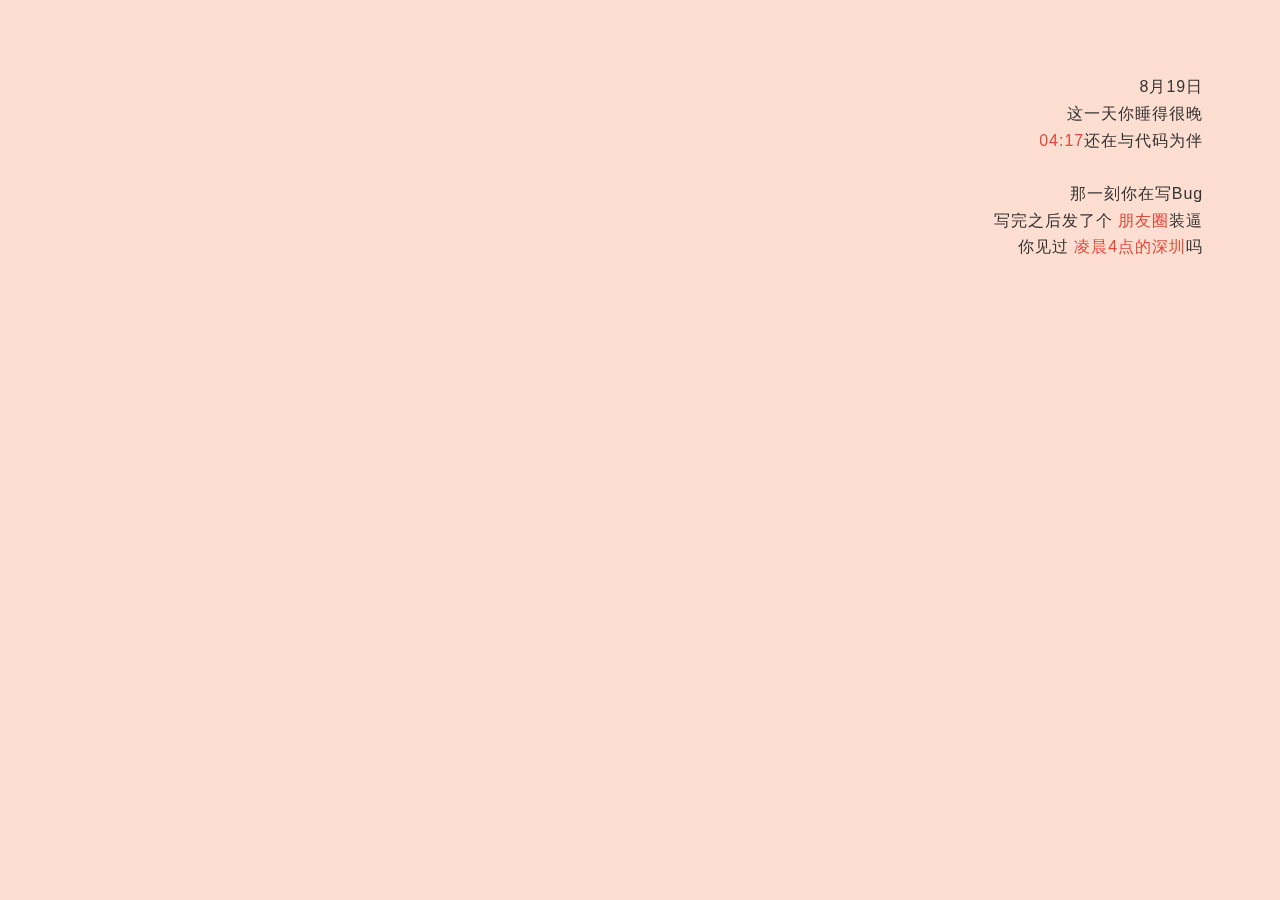
<file: 5.html>
<!DOCTYPE html>
<!-- saved from url=(0167)http://m2.link/c/year2018/j3POd/?uid=53899B14C24F351212F4DC92673113FC&full_screen=true&keep_status_bar=true&top_bar_bg_color=f9f9f9&status_bar_type=dark&userid=2227269 -->
<html lang="en" class=" z-ios">
  
  <head>
    <meta http-equiv="Content-Type" content="text/html; charset=UTF-8">
    <meta name="format-detection" content="telephone=no">
    <meta name="applicable-device" content="mobile">
    <meta name="viewport" content="width=device-width, initial-scale=1, user-scalable=0, maximum-scale=1, minimum-scale=1">
    <meta http-equiv="X-UA-Compatible" content="ie=edge">
    <title>年度听歌报告</title>
    <meta name="yixin-share-desc" content="点击查看，我的网易云音乐年度听歌报告">
    <!-- TODO 改成真实分享文案 -->
    <meta name="yixin-share-image" content="https://p1.music.126.net/uLDm27B4bC_kKSD8le3WwA==/109951163754269117.jpg">
    <link rel="shortcut icon" href="http://s1.music.126.net/style/favicon.ico">
    <script src="./my_resource/raven.min.js"></script>
    <script type="text/javascript" src="./my_resource/tool.min.js"></script>
    <link href="./my_resource/vendors.a07adb27.css" rel="stylesheet">
    <link href="./my_resource/main.ff465555.css" rel="stylesheet">
    <style type="text/css">#__vconsole{color:#000;font-size:13px;font-family:Helvetica Neue,Helvetica,Arial,sans-serif}#__vconsole .vc-max-height{max-height:19.23076923em}#__vconsole .vc-max-height-line{max-height:3.38461538em}#__vconsole .vc-min-height{min-height:3.07692308em}#__vconsole dd,#__vconsole dl,#__vconsole pre{margin:0}#__vconsole .vc-switch{display:block;position:fixed;right:.76923077em;bottom:.76923077em;color:#fff;background-color:#04be02;line-height:1;font-size:1.07692308em;padding:.61538462em 1.23076923em;z-index:10000;border-radius:.30769231em;box-shadow:0 0 .61538462em rgba(0,0,0,.4)}#__vconsole .vc-mask{top:0;background:transparent;z-index:10001;transition:background .3s;-webkit-tap-highlight-color:transparent;overflow-y:scroll}#__vconsole .vc-mask,#__vconsole .vc-panel{display:none;position:fixed;left:0;right:0;bottom:0}#__vconsole .vc-panel{min-height:85%;z-index:10002;background-color:#efeff4;-webkit-transition:-webkit-transform .3s;transition:-webkit-transform .3s;transition:transform .3s;transition:transform .3s,-webkit-transform .3s;-webkit-transform:translateY(100%);transform:translateY(100%)}#__vconsole .vc-tabbar{border-bottom:1px solid #d9d9d9;overflow-x:auto;height:3em;width:auto;white-space:nowrap}#__vconsole .vc-tabbar .vc-tab{display:inline-block;line-height:3em;padding:0 1.15384615em;border-right:1px solid #d9d9d9;text-decoration:none;color:#000;-webkit-tap-highlight-color:transparent;-webkit-touch-callout:none}#__vconsole .vc-tabbar .vc-tab:active{background-color:rgba(0,0,0,.15)}#__vconsole .vc-tabbar .vc-tab.vc-actived{background-color:#fff}#__vconsole .vc-content{background-color:#fff;overflow-x:hidden;overflow-y:auto;position:absolute;top:3.07692308em;left:0;right:0;bottom:3.07692308em;-webkit-overflow-scrolling:touch}#__vconsole .vc-content.vc-has-topbar{top:5.46153846em}#__vconsole .vc-topbar{background-color:#fbf9fe;display:flex;display:-webkit-box;flex-direction:row;flex-wrap:wrap;-webkit-box-direction:row;-webkit-flex-wrap:wrap;width:100%}#__vconsole .vc-topbar .vc-toptab{display:none;flex:1;-webkit-box-flex:1;line-height:2.30769231em;padding:0 1.15384615em;border-bottom:1px solid #d9d9d9;text-decoration:none;text-align:center;color:#000;-webkit-tap-highlight-color:transparent;-webkit-touch-callout:none}#__vconsole .vc-topbar .vc-toptab.vc-toggle{display:block}#__vconsole .vc-topbar .vc-toptab:active{background-color:rgba(0,0,0,.15)}#__vconsole .vc-topbar .vc-toptab.vc-actived{border-bottom:1px solid #3e82f7}#__vconsole .vc-logbox{display:none;position:relative;min-height:100%}#__vconsole .vc-logbox i{font-style:normal}#__vconsole .vc-logbox .vc-log{padding-bottom:3em;-webkit-tap-highlight-color:transparent}#__vconsole .vc-logbox .vc-log:empty:before{content:"Empty";color:#999;position:absolute;top:45%;left:0;right:0;bottom:0;font-size:1.15384615em;text-align:center}#__vconsole .vc-logbox .vc-item{margin:0;padding:.46153846em .61538462em;overflow:hidden;line-height:1.3;border-bottom:1px solid #eee;word-break:break-word}#__vconsole .vc-logbox .vc-item-info{color:#6a5acd}#__vconsole .vc-logbox .vc-item-debug{color:#daa520}#__vconsole .vc-logbox .vc-item-warn{color:orange;border-color:#ffb930;background-color:#fffacd}#__vconsole .vc-logbox .vc-item-error{color:#dc143c;border-color:#f4a0ab;background-color:#ffe4e1}#__vconsole .vc-logbox .vc-log.vc-log-partly .vc-item{display:none}#__vconsole .vc-logbox .vc-log.vc-log-partly-error .vc-item-error,#__vconsole .vc-logbox .vc-log.vc-log-partly-info .vc-item-info,#__vconsole .vc-logbox .vc-log.vc-log-partly-log .vc-item-log,#__vconsole .vc-logbox .vc-log.vc-log-partly-warn .vc-item-warn{display:block}#__vconsole .vc-logbox .vc-item .vc-item-content{margin-right:4.61538462em;display:block}#__vconsole .vc-logbox .vc-item .vc-item-meta{color:#888;float:right;width:4.61538462em;text-align:right}#__vconsole .vc-logbox .vc-item.vc-item-nometa .vc-item-content{margin-right:0}#__vconsole .vc-logbox .vc-item.vc-item-nometa .vc-item-meta{display:none}#__vconsole .vc-logbox .vc-item .vc-item-code{display:block;white-space:pre-wrap;overflow:auto;position:relative}#__vconsole .vc-logbox .vc-item .vc-item-code.vc-item-code-input,#__vconsole .vc-logbox .vc-item .vc-item-code.vc-item-code-output{padding-left:.92307692em}#__vconsole .vc-logbox .vc-item .vc-item-code.vc-item-code-input:before,#__vconsole .vc-logbox .vc-item .vc-item-code.vc-item-code-output:before{content:"\203A";position:absolute;top:-.23076923em;left:0;font-size:1.23076923em;color:#6a5acd}#__vconsole .vc-logbox .vc-item .vc-item-code.vc-item-code-output:before{content:"\2039"}#__vconsole .vc-logbox .vc-item .vc-fold{display:block;overflow:auto;-webkit-overflow-scrolling:touch}#__vconsole .vc-logbox .vc-item .vc-fold .vc-fold-outer{display:block;font-style:italic;padding-left:.76923077em;position:relative}#__vconsole .vc-logbox .vc-item .vc-fold .vc-fold-outer:active{background-color:#e6e6e6}#__vconsole .vc-logbox .vc-item .vc-fold .vc-fold-outer:before{content:"";position:absolute;top:.30769231em;left:.15384615em;width:0;height:0;border:.30769231em solid transparent;border-left-color:#000}#__vconsole .vc-logbox .vc-item .vc-fold .vc-fold-outer.vc-toggle:before{top:.46153846em;left:0;border-top-color:#000;border-left-color:transparent}#__vconsole .vc-logbox .vc-item .vc-fold .vc-fold-inner{display:none;margin-left:.76923077em}#__vconsole .vc-logbox .vc-item .vc-fold .vc-fold-inner.vc-toggle{display:block}#__vconsole .vc-logbox .vc-item .vc-fold .vc-fold-inner .vc-code-key{margin-left:.76923077em}#__vconsole .vc-logbox .vc-item .vc-fold .vc-fold-outer .vc-code-key{margin-left:0}#__vconsole .vc-logbox .vc-code-key{color:#905}#__vconsole .vc-logbox .vc-code-private-key{color:#d391b5}#__vconsole .vc-logbox .vc-code-function{color:#905;font-style:italic}#__vconsole .vc-logbox .vc-code-boolean,#__vconsole .vc-logbox .vc-code-number{color:#0086b3}#__vconsole .vc-logbox .vc-code-string{color:#183691}#__vconsole .vc-logbox .vc-code-null,#__vconsole .vc-logbox .vc-code-undefined{color:#666}#__vconsole .vc-logbox .vc-cmd{position:absolute;height:3.07692308em;left:0;right:0;bottom:0;border-top:1px solid #d9d9d9;display:block!important}#__vconsole .vc-logbox .vc-cmd .vc-cmd-input-wrap{display:block;height:2.15384615em;margin-right:3.07692308em;padding:.46153846em .61538462em}#__vconsole .vc-logbox .vc-cmd .vc-cmd-input{width:100%;border:none;resize:none;outline:none;padding:0;font-size:.92307692em}#__vconsole .vc-logbox .vc-cmd .vc-cmd-input::-webkit-input-placeholder{line-height:2.15384615em}#__vconsole .vc-logbox .vc-cmd .vc-cmd-btn{position:absolute;top:0;right:0;bottom:0;width:3.07692308em;border:none;background-color:#efeff4;outline:none;-webkit-touch-callout:none;font-size:1em}#__vconsole .vc-logbox .vc-cmd .vc-cmd-btn:active{background-color:rgba(0,0,0,.15)}#__vconsole .vc-logbox .vc-group .vc-group-preview{-webkit-touch-callout:none}#__vconsole .vc-logbox .vc-group .vc-group-preview:active{background-color:#e6e6e6}#__vconsole .vc-logbox .vc-group .vc-group-detail{display:none;padding:0
      0 .76923077em 1.53846154em;border-bottom:1px solid #eee}#__vconsole .vc-logbox .vc-group.vc-actived .vc-group-detail{display:block;background-color:#fbf9fe}#__vconsole .vc-logbox .vc-group.vc-actived .vc-table-row{background-color:#fff}#__vconsole .vc-logbox .vc-group.vc-actived .vc-group-preview{background-color:#fbf9fe}#__vconsole .vc-logbox .vc-table .vc-table-row{display:flex;display:-webkit-flex;flex-direction:row;flex-wrap:wrap;-webkit-box-direction:row;-webkit-flex-wrap:wrap;overflow:hidden;border-bottom:1px solid #eee}#__vconsole .vc-logbox .vc-table .vc-table-row.vc-left-border{border-left:1px solid #eee}#__vconsole .vc-logbox .vc-table .vc-table-col{flex:1;-webkit-box-flex:1;padding:.23076923em .30769231em;border-left:1px solid #eee;overflow:auto;white-space:pre-wrap;word-break:break-word;-webkit-overflow-scrolling:touch}#__vconsole .vc-logbox .vc-table .vc-table-col:first-child{border:none}#__vconsole .vc-logbox .vc-table .vc-small .vc-table-col{padding:0 .30769231em;font-size:.92307692em}#__vconsole .vc-logbox .vc-table .vc-table-col-2{flex:2;-webkit-box-flex:2}#__vconsole .vc-logbox .vc-table .vc-table-col-3{flex:3;-webkit-box-flex:3}#__vconsole .vc-logbox .vc-table .vc-table-col-4{flex:4;-webkit-box-flex:4}#__vconsole .vc-logbox .vc-table .vc-table-col-5{flex:5;-webkit-box-flex:5}#__vconsole .vc-logbox .vc-table .vc-table-col-6{flex:6;-webkit-box-flex:6}#__vconsole .vc-logbox .vc-table .vc-table-row-error{border-color:#f4a0ab;background-color:#ffe4e1}#__vconsole .vc-logbox .vc-table .vc-table-row-error .vc-table-col{color:#dc143c;border-color:#f4a0ab}#__vconsole .vc-logbox .vc-table .vc-table-col-title{font-weight:700}#__vconsole .vc-logbox.vc-actived{display:block}#__vconsole .vc-toolbar{border-top:1px solid #d9d9d9;line-height:3em;position:absolute;left:0;right:0;bottom:0;display:flex;display:-webkit-box;flex-direction:row;-webkit-box-direction:row}#__vconsole .vc-toolbar .vc-tool{display:none;text-decoration:none;color:#000;width:50%;flex:1;-webkit-box-flex:1;text-align:center;position:relative;-webkit-touch-callout:none}#__vconsole .vc-toolbar .vc-tool.vc-global-tool,#__vconsole .vc-toolbar .vc-tool.vc-toggle{display:block}#__vconsole .vc-toolbar .vc-tool:active{background-color:rgba(0,0,0,.15)}#__vconsole .vc-toolbar .vc-tool:after{content:" ";position:absolute;top:.53846154em;bottom:.53846154em;right:0;border-left:1px solid #d9d9d9}#__vconsole .vc-toolbar .vc-tool-last:after{border:none}#__vconsole.vc-toggle .vc-switch{display:none}#__vconsole.vc-toggle .vc-mask{background:rgba(0,0,0,.6);display:block}#__vconsole.vc-toggle .vc-panel{-webkit-transform:translate(0);transform:translate(0)}</style>
    <style type="text/css">.vcelm-node{color:#183691}.vcelm-k{color:#0086b3}.vcelm-v{color:#905}.vcelm-l{padding-left:8px;position:relative;word-wrap:break-word;line-height:1}.vcelm-l.vc-toggle>.vcelm-node{display:block}.vcelm-l .vcelm-node:active{background-color:rgba(0,0,0,.15)}.vcelm-l.vcelm-noc .vcelm-node:active{background-color:transparent}.vcelm-t{white-space:pre-wrap;word-wrap:break-word}.vcelm-l .vcelm-l{display:none}.vcelm-l.vc-toggle>.vcelm-l{margin-left:4px;display:block}.vcelm-l:before{content:"";display:block;position:absolute;top:6px;left:3px;width:0;height:0;border:3px solid transparent;border-left-color:#000}.vcelm-l.vc-toggle:before{display:block;top:6px;left:0;border-top-color:#000;border-left-color:transparent}.vcelm-l.vcelm-noc:before{display:none}</style>
    <script type="text/javascript" charset="UTF-8" async="" src="./my_resource/watchman.min.js"></script>
  </head>
  
  <body>
    <div style="margin:0 auto; width:0; height:0; overflow:hidden;">
      <!-- TODO 分享图片 -->
      <img id="out-share-pic" src="./my_resource/FtW_Z9lkb47ObTsGSSBlPg==_19135900369963408" width="580"></div>
    <div id="j-root" class="g-bd">
      <div class="m-app">
        <div class="m-module m-module-report z-modshow">
          <div class="m-reportcontent f-page">
            <div class="m-page m-page-03 f-page">
              <div class="bg f-page"></div>
              <div class="sun f-center"></div>
              <div class="art j-art03" style="transform: scale(0.5);">
                <div class="swing j-anim03">
                  <div class="leg2">
                    <div class="part"></div>
                  </div>
                  <div class="leg1">
                    <div class="part"></div>
                  </div>
                  <div class="neck"></div>
                  <div class="head">
                    <div class="part"></div>
                  </div>
                </div>
              </div>
              <div class="paras">
                <p class="para f-animLineUp" style="transition-delay: 0.2s;">
                  <em class="s-fcRed">9月3日</em></p>
                <p class="para f-animLineUp" style="transition-delay: 0.3s;">大概是很特别的一天</p>
                <p class="para f-animLineUp" style="transition-delay: 0.4s;">这一天里</p>
                <p class="para f-animLineUp" style="transition-delay: 0.5s;">TA把孙燕姿的
                  <em class="s-fcRed">《愚人的国度》</em></p>
                <p class="para f-animLineUp" style="transition-delay: 0.6s;">反复听了
                  <em class="s-fcRed">32次</em></p>
              </div>
            </div>
            <div class="m-page m-page-04 f-page z-enter">
              <div class="bg f-page"></div>
              <div class="j-ccat ccat" style="transform: scale(0.5);">
                <div class="id25_ren"></div>
                <div class="id22_shou1-3">
                  <div class="id24_shou1-2">
                    <div class="id23_shou1-1"></div>
                  </div>
                </div>
                <div class="id22_shou1-3"></div>
                <div class="id21_xiuzi"></div>
                <div class="id20_yanzhu"></div>
                <div class="id13_maowei"></div>
                <div class="id11_maozhua-1"></div>
                <div class="id10_maoshenti"></div>
                <div class="id9_maoyan1"></div>
                <div class="id8_maoyan2"></div>
                <div class="id7_maozui"></div>
                <div class="id6_wuxianpu"></div>
                <div class="id5_yinfu"></div>
                <div class="id4_yinfu-1"></div>
                <div class="id3_yinfuqiu3"></div>
                <div class="id2_yinfuqiu2"></div>
                <div class="id1_yinfuqiu1"></div>
              </div>
              <div class="corner">
                <div class="id7_night-wave"></div>
                <div class="id6_moon"></div>
              </div>
              <div class="paras">
                <p class="para f-animLineUp" style="transition-delay: 0.2s;">8月19日</p>
                <p class="para f-animLineUp" style="transition-delay: 0.3s;">这一天你睡得很晚</p>
                <p class="para f-animLineUp" style="transition-delay: 0.4s;">
                  <em class="s-fcRed">04:17</em>还在与代码为伴</p>
                <p class="para f-animLineUp" style="transition-delay: 0.5s;">&nbsp;</p>
                <p class="para f-animLineUp" style="transition-delay: 0.6s;">那一刻你在写Bug</p>
                <p class="para f-animLineUp" style="transition-delay: 0.7s;">
                  <em class="s-fcRed"></em>写完之后发了个
                  <em class="s-fcRed">朋友圈</em>装逼</p>
                <p class="para f-animLineUp" style="transition-delay: 0.7s;">
                  <em class="s-fcRed"></em>你见过
                  <em class="s-fcRed">凌晨4点的深圳</em>吗</p>
                <p/>
              </div>
            </div>
            <div class="m-page m-page-05 f-page">
              <div class="bg f-page"></div>
              <div class="j-cfly cfly" style="transform: scale(0.4); top: 0px; left: 37.5px;">
                <div class="id21_p4notesmall"></div>
                <div class="id20_p4notebig"></div>
                <div class="id19_p4body">
                  <div class="id18_p4hand2"></div>
                  <div class="id17_p4leg2"></div>
                  <div class="id16_p4leg1"></div>
                  <div class="id10_p4cloth"></div>
                  <div class="id9_p4head"></div>
                  <div class="id5_p4hair"></div>
                  <div class="id4_p4hand1"></div>
                </div>
                <div class="id15_p4matt1"></div>
                <div class="id3_p4light1"></div>
                <div class="id2_p4light2"></div>
              </div>
              <div class="stars f-page"></div>
              <div class="paras">
                <p class="para f-animLineUp" style="transition-delay: 0.2s;">这一年，TA有
                  <span class="s-fcRed">34天</span></p>
                <p class="para f-animLineUp" style="transition-delay: 0.3s;">深夜
                  <span class="s-fcRed">12点</span>后</p>
                <p class="para f-animLineUp" style="transition-delay: 0.4s;">仍沉浸在音乐世界</p>
                <p class="para f-animLineUp" style="transition-delay: 0.5s;">睡不着的夜晚</p>
                <p class="para f-animLineUp" style="transition-delay: 0.6s;">还有网易云音乐陪伴</p></div>
            </div>
          </div>
          <div class="m-btmbar"></div>
        </div>
      </div>
    </div>
    <audio id="j-bgm" src="http://m8.music.126.net/20281226102943/a9c7bb0373e763749d06243b598ae1b0/ymusic/annual2018/v1/bgm.mp3" autoplay="" preload="" loop="" muted=""></audio>
    <p class="f-hide">网易云音乐</p>
    <script type="text/javascript">!
      function(c) {
        function e(e) {
          for (var r, t, n = e[0], o = e[1], u = e[2], i = 0, l = []; i < n.length; i++) t = n[i],
          a[t] && l.push(a[t][0]),
          a[t] = 0;
          for (r in o) Object.prototype.hasOwnProperty.call(o, r) && (c[r] = o[r]);
          for (s && s(e); l.length;) l.shift()();
          return p.push.apply(p, u || []),
          f()
        }
        function f() {
          for (var e, r = 0; r < p.length; r++) {
            for (var t = p[r], n = !0, o = 1; o < t.length; o++) {
              var u = t[o];
              0 !== a[u] && (n = !1)
            }
            n && (p.splice(r--, 1), e = i(i.s = t[0]))
          }
          return e
        }
        var t = {},
        a = {
          1 : 0
        },
        p = [];
        function i(e) {
          if (t[e]) return t[e].exports;
          var r = t[e] = {
            i: e,
            l: !1,
            exports: {}
          };
          return c[e].call(r.exports, r, r.exports, i),
          r.l = !0,
          r.exports
        }
        i.m = c,
        i.c = t,
        i.d = function(e, r, t) {
          i.o(e, r) || Object.defineProperty(e, r, {
            enumerable: !0,
            get: t
          })
        },
        i.r = function(e) {
          "undefined" != typeof Symbol && Symbol.toStringTag && Object.defineProperty(e, Symbol.toStringTag, {
            value: "Module"
          }),
          Object.defineProperty(e, "__esModule", {
            value: !0
          })
        },
        i.t = function(r, e) {
          if (1 & e && (r = i(r)), 8 & e) return r;
          if (4 & e && "object" == typeof r && r && r.__esModule) return r;
          var t = Object.create(null);
          if (i.r(t), Object.defineProperty(t, "default", {
            enumerable: !0,
            value: r
          }), 2 & e && "string" != typeof r) for (var n in r) i.d(t, n,
          function(e) {
            return r[e]
          }.bind(null, n));
          return t
        },
        i.n = function(e) {
          var r = e && e.__esModule ?
          function() {
            return e.
          default
          }:
          function() {
            return e
          };
          return i.d(r, "a", r),
          r
        },
        i.o = function(e, r) {
          return Object.prototype.hasOwnProperty.call(e, r)
        },
        i.p = "//s5.music.126.net/static_public/5c21db8d4684556c72180904/";
        var r = window.webpackJsonp = window.webpackJsonp || [],
        n = r.push.bind(r);
        r.push = e,
        r = r.slice();
        for (var o = 0; o < r.length; o++) e(r[o]);
        var s = n;
        f()
      } ([]);</script>
    <script type="text/javascript" src="./my_resource/vendors.9fee400a.js"></script>
    <script type="text/javascript" src="./my_resource/main.17f67bd0.js"></script>
    <div>
      <div></div>
    </div>
  </body>

</html>
</file>
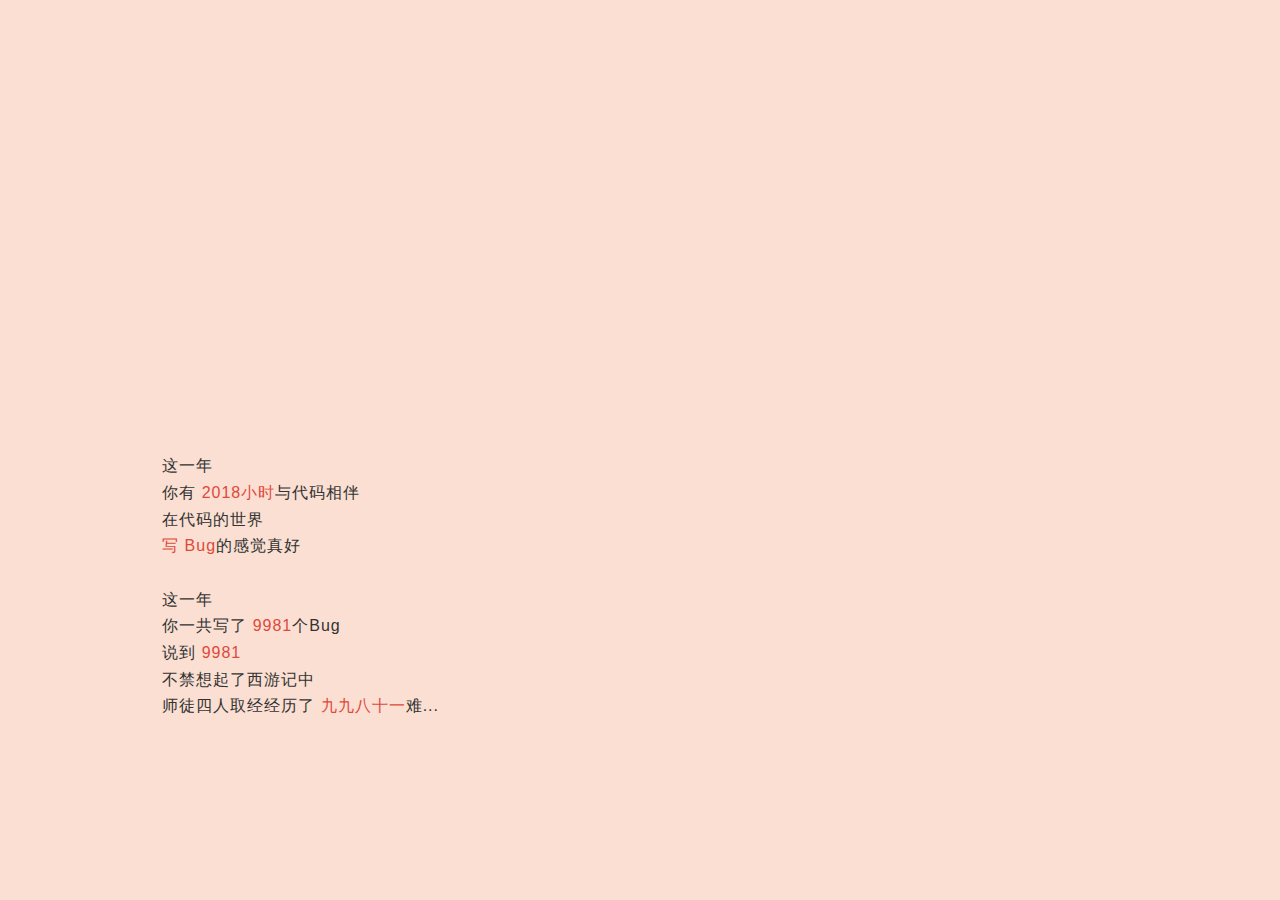
<file: 6.html>
<!DOCTYPE html>
<!-- saved from url=(0167)http://m2.link/c/year2018/j3POd/?uid=53899B14C24F351212F4DC92673113FC&full_screen=true&keep_status_bar=true&top_bar_bg_color=f9f9f9&status_bar_type=dark&userid=2227269 -->
<html lang="en" class=" z-ios">
  
  <head>
    <meta http-equiv="Content-Type" content="text/html; charset=UTF-8">
    <meta name="format-detection" content="telephone=no">
    <meta name="applicable-device" content="mobile">
    <meta name="viewport" content="width=device-width, initial-scale=1, user-scalable=0, maximum-scale=1, minimum-scale=1">
    <meta http-equiv="X-UA-Compatible" content="ie=edge">
    <title>年度听歌报告</title>
    <meta name="yixin-share-desc" content="点击查看，我的网易云音乐年度听歌报告">
    <!-- TODO 改成真实分享文案 -->
    <meta name="yixin-share-image" content="https://p1.music.126.net/uLDm27B4bC_kKSD8le3WwA==/109951163754269117.jpg">
    <link rel="shortcut icon" href="http://s1.music.126.net/style/favicon.ico">
    <script src="./my_resource/raven.min.js"></script>
    <script type="text/javascript" src="./my_resource/tool.min.js"></script>
    <link href="./my_resource/vendors.a07adb27.css" rel="stylesheet">
    <link href="./my_resource/main.ff465555.css" rel="stylesheet">
    <style type="text/css">#__vconsole{color:#000;font-size:13px;font-family:Helvetica Neue,Helvetica,Arial,sans-serif}#__vconsole .vc-max-height{max-height:19.23076923em}#__vconsole .vc-max-height-line{max-height:3.38461538em}#__vconsole .vc-min-height{min-height:3.07692308em}#__vconsole dd,#__vconsole dl,#__vconsole pre{margin:0}#__vconsole .vc-switch{display:block;position:fixed;right:.76923077em;bottom:.76923077em;color:#fff;background-color:#04be02;line-height:1;font-size:1.07692308em;padding:.61538462em 1.23076923em;z-index:10000;border-radius:.30769231em;box-shadow:0 0 .61538462em rgba(0,0,0,.4)}#__vconsole .vc-mask{top:0;background:transparent;z-index:10001;transition:background .3s;-webkit-tap-highlight-color:transparent;overflow-y:scroll}#__vconsole .vc-mask,#__vconsole .vc-panel{display:none;position:fixed;left:0;right:0;bottom:0}#__vconsole .vc-panel{min-height:85%;z-index:10002;background-color:#efeff4;-webkit-transition:-webkit-transform .3s;transition:-webkit-transform .3s;transition:transform .3s;transition:transform .3s,-webkit-transform .3s;-webkit-transform:translateY(100%);transform:translateY(100%)}#__vconsole .vc-tabbar{border-bottom:1px solid #d9d9d9;overflow-x:auto;height:3em;width:auto;white-space:nowrap}#__vconsole .vc-tabbar .vc-tab{display:inline-block;line-height:3em;padding:0 1.15384615em;border-right:1px solid #d9d9d9;text-decoration:none;color:#000;-webkit-tap-highlight-color:transparent;-webkit-touch-callout:none}#__vconsole .vc-tabbar .vc-tab:active{background-color:rgba(0,0,0,.15)}#__vconsole .vc-tabbar .vc-tab.vc-actived{background-color:#fff}#__vconsole .vc-content{background-color:#fff;overflow-x:hidden;overflow-y:auto;position:absolute;top:3.07692308em;left:0;right:0;bottom:3.07692308em;-webkit-overflow-scrolling:touch}#__vconsole .vc-content.vc-has-topbar{top:5.46153846em}#__vconsole .vc-topbar{background-color:#fbf9fe;display:flex;display:-webkit-box;flex-direction:row;flex-wrap:wrap;-webkit-box-direction:row;-webkit-flex-wrap:wrap;width:100%}#__vconsole .vc-topbar .vc-toptab{display:none;flex:1;-webkit-box-flex:1;line-height:2.30769231em;padding:0 1.15384615em;border-bottom:1px solid #d9d9d9;text-decoration:none;text-align:center;color:#000;-webkit-tap-highlight-color:transparent;-webkit-touch-callout:none}#__vconsole .vc-topbar .vc-toptab.vc-toggle{display:block}#__vconsole .vc-topbar .vc-toptab:active{background-color:rgba(0,0,0,.15)}#__vconsole .vc-topbar .vc-toptab.vc-actived{border-bottom:1px solid #3e82f7}#__vconsole .vc-logbox{display:none;position:relative;min-height:100%}#__vconsole .vc-logbox i{font-style:normal}#__vconsole .vc-logbox .vc-log{padding-bottom:3em;-webkit-tap-highlight-color:transparent}#__vconsole .vc-logbox .vc-log:empty:before{content:"Empty";color:#999;position:absolute;top:45%;left:0;right:0;bottom:0;font-size:1.15384615em;text-align:center}#__vconsole .vc-logbox .vc-item{margin:0;padding:.46153846em .61538462em;overflow:hidden;line-height:1.3;border-bottom:1px solid #eee;word-break:break-word}#__vconsole .vc-logbox .vc-item-info{color:#6a5acd}#__vconsole .vc-logbox .vc-item-debug{color:#daa520}#__vconsole .vc-logbox .vc-item-warn{color:orange;border-color:#ffb930;background-color:#fffacd}#__vconsole .vc-logbox .vc-item-error{color:#dc143c;border-color:#f4a0ab;background-color:#ffe4e1}#__vconsole .vc-logbox .vc-log.vc-log-partly .vc-item{display:none}#__vconsole .vc-logbox .vc-log.vc-log-partly-error .vc-item-error,#__vconsole .vc-logbox .vc-log.vc-log-partly-info .vc-item-info,#__vconsole .vc-logbox .vc-log.vc-log-partly-log .vc-item-log,#__vconsole .vc-logbox .vc-log.vc-log-partly-warn .vc-item-warn{display:block}#__vconsole .vc-logbox .vc-item .vc-item-content{margin-right:4.61538462em;display:block}#__vconsole .vc-logbox .vc-item .vc-item-meta{color:#888;float:right;width:4.61538462em;text-align:right}#__vconsole .vc-logbox .vc-item.vc-item-nometa .vc-item-content{margin-right:0}#__vconsole .vc-logbox .vc-item.vc-item-nometa .vc-item-meta{display:none}#__vconsole .vc-logbox .vc-item .vc-item-code{display:block;white-space:pre-wrap;overflow:auto;position:relative}#__vconsole .vc-logbox .vc-item .vc-item-code.vc-item-code-input,#__vconsole .vc-logbox .vc-item .vc-item-code.vc-item-code-output{padding-left:.92307692em}#__vconsole .vc-logbox .vc-item .vc-item-code.vc-item-code-input:before,#__vconsole .vc-logbox .vc-item .vc-item-code.vc-item-code-output:before{content:"\203A";position:absolute;top:-.23076923em;left:0;font-size:1.23076923em;color:#6a5acd}#__vconsole .vc-logbox .vc-item .vc-item-code.vc-item-code-output:before{content:"\2039"}#__vconsole .vc-logbox .vc-item .vc-fold{display:block;overflow:auto;-webkit-overflow-scrolling:touch}#__vconsole .vc-logbox .vc-item .vc-fold .vc-fold-outer{display:block;font-style:italic;padding-left:.76923077em;position:relative}#__vconsole .vc-logbox .vc-item .vc-fold .vc-fold-outer:active{background-color:#e6e6e6}#__vconsole .vc-logbox .vc-item .vc-fold .vc-fold-outer:before{content:"";position:absolute;top:.30769231em;left:.15384615em;width:0;height:0;border:.30769231em solid transparent;border-left-color:#000}#__vconsole .vc-logbox .vc-item .vc-fold .vc-fold-outer.vc-toggle:before{top:.46153846em;left:0;border-top-color:#000;border-left-color:transparent}#__vconsole .vc-logbox .vc-item .vc-fold .vc-fold-inner{display:none;margin-left:.76923077em}#__vconsole .vc-logbox .vc-item .vc-fold .vc-fold-inner.vc-toggle{display:block}#__vconsole .vc-logbox .vc-item .vc-fold .vc-fold-inner .vc-code-key{margin-left:.76923077em}#__vconsole .vc-logbox .vc-item .vc-fold .vc-fold-outer .vc-code-key{margin-left:0}#__vconsole .vc-logbox .vc-code-key{color:#905}#__vconsole .vc-logbox .vc-code-private-key{color:#d391b5}#__vconsole .vc-logbox .vc-code-function{color:#905;font-style:italic}#__vconsole .vc-logbox .vc-code-boolean,#__vconsole .vc-logbox .vc-code-number{color:#0086b3}#__vconsole .vc-logbox .vc-code-string{color:#183691}#__vconsole .vc-logbox .vc-code-null,#__vconsole .vc-logbox .vc-code-undefined{color:#666}#__vconsole .vc-logbox .vc-cmd{position:absolute;height:3.07692308em;left:0;right:0;bottom:0;border-top:1px solid #d9d9d9;display:block!important}#__vconsole .vc-logbox .vc-cmd .vc-cmd-input-wrap{display:block;height:2.15384615em;margin-right:3.07692308em;padding:.46153846em .61538462em}#__vconsole .vc-logbox .vc-cmd .vc-cmd-input{width:100%;border:none;resize:none;outline:none;padding:0;font-size:.92307692em}#__vconsole .vc-logbox .vc-cmd .vc-cmd-input::-webkit-input-placeholder{line-height:2.15384615em}#__vconsole .vc-logbox .vc-cmd .vc-cmd-btn{position:absolute;top:0;right:0;bottom:0;width:3.07692308em;border:none;background-color:#efeff4;outline:none;-webkit-touch-callout:none;font-size:1em}#__vconsole .vc-logbox .vc-cmd .vc-cmd-btn:active{background-color:rgba(0,0,0,.15)}#__vconsole .vc-logbox .vc-group .vc-group-preview{-webkit-touch-callout:none}#__vconsole .vc-logbox .vc-group .vc-group-preview:active{background-color:#e6e6e6}#__vconsole .vc-logbox .vc-group .vc-group-detail{display:none;padding:0
      0 .76923077em 1.53846154em;border-bottom:1px solid #eee}#__vconsole .vc-logbox .vc-group.vc-actived .vc-group-detail{display:block;background-color:#fbf9fe}#__vconsole .vc-logbox .vc-group.vc-actived .vc-table-row{background-color:#fff}#__vconsole .vc-logbox .vc-group.vc-actived .vc-group-preview{background-color:#fbf9fe}#__vconsole .vc-logbox .vc-table .vc-table-row{display:flex;display:-webkit-flex;flex-direction:row;flex-wrap:wrap;-webkit-box-direction:row;-webkit-flex-wrap:wrap;overflow:hidden;border-bottom:1px solid #eee}#__vconsole .vc-logbox .vc-table .vc-table-row.vc-left-border{border-left:1px solid #eee}#__vconsole .vc-logbox .vc-table .vc-table-col{flex:1;-webkit-box-flex:1;padding:.23076923em .30769231em;border-left:1px solid #eee;overflow:auto;white-space:pre-wrap;word-break:break-word;-webkit-overflow-scrolling:touch}#__vconsole .vc-logbox .vc-table .vc-table-col:first-child{border:none}#__vconsole .vc-logbox .vc-table .vc-small .vc-table-col{padding:0 .30769231em;font-size:.92307692em}#__vconsole .vc-logbox .vc-table .vc-table-col-2{flex:2;-webkit-box-flex:2}#__vconsole .vc-logbox .vc-table .vc-table-col-3{flex:3;-webkit-box-flex:3}#__vconsole .vc-logbox .vc-table .vc-table-col-4{flex:4;-webkit-box-flex:4}#__vconsole .vc-logbox .vc-table .vc-table-col-5{flex:5;-webkit-box-flex:5}#__vconsole .vc-logbox .vc-table .vc-table-col-6{flex:6;-webkit-box-flex:6}#__vconsole .vc-logbox .vc-table .vc-table-row-error{border-color:#f4a0ab;background-color:#ffe4e1}#__vconsole .vc-logbox .vc-table .vc-table-row-error .vc-table-col{color:#dc143c;border-color:#f4a0ab}#__vconsole .vc-logbox .vc-table .vc-table-col-title{font-weight:700}#__vconsole .vc-logbox.vc-actived{display:block}#__vconsole .vc-toolbar{border-top:1px solid #d9d9d9;line-height:3em;position:absolute;left:0;right:0;bottom:0;display:flex;display:-webkit-box;flex-direction:row;-webkit-box-direction:row}#__vconsole .vc-toolbar .vc-tool{display:none;text-decoration:none;color:#000;width:50%;flex:1;-webkit-box-flex:1;text-align:center;position:relative;-webkit-touch-callout:none}#__vconsole .vc-toolbar .vc-tool.vc-global-tool,#__vconsole .vc-toolbar .vc-tool.vc-toggle{display:block}#__vconsole .vc-toolbar .vc-tool:active{background-color:rgba(0,0,0,.15)}#__vconsole .vc-toolbar .vc-tool:after{content:" ";position:absolute;top:.53846154em;bottom:.53846154em;right:0;border-left:1px solid #d9d9d9}#__vconsole .vc-toolbar .vc-tool-last:after{border:none}#__vconsole.vc-toggle .vc-switch{display:none}#__vconsole.vc-toggle .vc-mask{background:rgba(0,0,0,.6);display:block}#__vconsole.vc-toggle .vc-panel{-webkit-transform:translate(0);transform:translate(0)}</style>
    <style type="text/css">.vcelm-node{color:#183691}.vcelm-k{color:#0086b3}.vcelm-v{color:#905}.vcelm-l{padding-left:8px;position:relative;word-wrap:break-word;line-height:1}.vcelm-l.vc-toggle>.vcelm-node{display:block}.vcelm-l .vcelm-node:active{background-color:rgba(0,0,0,.15)}.vcelm-l.vcelm-noc .vcelm-node:active{background-color:transparent}.vcelm-t{white-space:pre-wrap;word-wrap:break-word}.vcelm-l .vcelm-l{display:none}.vcelm-l.vc-toggle>.vcelm-l{margin-left:4px;display:block}.vcelm-l:before{content:"";display:block;position:absolute;top:6px;left:3px;width:0;height:0;border:3px solid transparent;border-left-color:#000}.vcelm-l.vc-toggle:before{display:block;top:6px;left:0;border-top-color:#000;border-left-color:transparent}.vcelm-l.vcelm-noc:before{display:none}</style>
    <script type="text/javascript" charset="UTF-8" async="" src="./my_resource/watchman.min.js"></script>
  </head>
  
  <body>
    <div style="margin:0 auto; width:0; height:0; overflow:hidden;">
      <!-- TODO 分享图片 -->
      <img id="out-share-pic" src="./my_resource/FtW_Z9lkb47ObTsGSSBlPg==_19135900369963408" width="580"></div>
    <div id="j-root" class="g-bd">
      <div class="m-app">
        <div class="m-module m-module-report z-modshow">
          <div class="m-reportcontent f-page">
            <div class="m-page m-page-12 f-page">
              <div class="bg f-page"></div>
              <div class="pic">
                <div class="in" style="background-image: url(&quot;http://p4.music.126.net/P2W12VnnitMxWpcTNrAvoA==/18493785580241377.jpg?imageView=1&amp;type=webp&amp;thumbnail=750x0&quot;);"></div>
                <div class="mask"></div>
              </div>
              <div class="j-art12 art" style="transform: scale(0.5);">
                <div class="id28_yinfu"></div>
                <div class="id26_yinfu-1"></div>
                <div class="id22_line562"></div>
                <div class="id21_line563"></div>
                <div class="id20_line564"></div>
                <div class="id24_line561 j-renAni"></div>
                <div class="id19_p12 j-renAni"></div>
                <div class="id1_gunzi j-renAni"></div>
              </div>
              <div class="id18_juian j-juanAni2"></div>
              <div class="content">
                <div class="tt">
                  <h4 class="f-thide">·S.H.E·</h4>
                  <h5>是TA的2018年度歌手</h5>
                  <h5>共听了
                    <em class="s-fcRed f-fw1">253</em>次</h5></div>
                <ul class="songs">
                  <li class="itm f-animLineUp f-thide" style="transition-delay: 0.2s;">《伤心的人别听慢歌 (Li...》 34次</li>
                  <li class="itm f-animLineUp f-thide" style="transition-delay: 0.3s;">《十七》 13次</li>
                  <li class="itm f-animLineUp f-thide" style="transition-delay: 0.4s;">《安静了》 8次</li>
                  <li class="itm f-animLineUp f-thide" style="transition-delay: 0.5s;">《天灰》 7次</li>
                  <li class="itm f-animLineUp f-thide" style="transition-delay: 0.6s;">《你太诚实》 7次</li>
                  <li class="itm f-animLineUp f-thide" style="transition-delay: 0.7s;">...</li></ul>
              </div>
            </div>
            <div class="m-page m-page-13 f-page z-enter">
              <div class="bg f-page"></div>
              <div class="j-art13 art" style="transform: scale(0.5);">
                <div class="id16_p13bg"></div>
                <div class="id9_wave5"></div>
                <div class="id8_wave4"></div>
                <div class="id7_boy1"></div>
                <div class="id6_wave3"></div>
                <div class="id5_wave2"></div>
                <div class="id4_wave1"></div>
                <div class="id3_boy4"></div>
                <div class="id2_yinfu"></div>
                <div class="id1_yinfu2"></div>
              </div>
              <div class="paras">
                <p class="para f-animLineUp" style="transition-delay: 0.2s;">这一年</p>
                <p class="para f-animLineUp" style="transition-delay: 0.3s;">你有
                  <em class="s-fcRed">2018小时</em>与代码相伴</p>
                <p class="para f-animLineUp" style="transition-delay: 0.4s;">在代码的世界</p>
                <p class="para f-animLineUp" style="transition-delay: 0.5s;">
                  <em class="s-fcRed">写 Bug</em>的感觉真好</p>
                <br/>
                <p class="para f-animLineUp" style="transition-delay: 0.2s;">这一年</p>
                <p class="para f-animLineUp" style="transition-delay: 0.3s;">你一共写了
                  <em class="s-fcRed">9981</em>个Bug</p>
                <p class="para f-animLineUp" style="transition-delay: 0.4s;">说到
                  <em class="s-fcRed">9981</em></p>
                <p class="para f-animLineUp" style="transition-delay: 0.5s;">不禁想起了西游记中</p>
                <p class="para f-animLineUp" style="transition-delay: 0.4s;">师徒四人取经经历了
                  <em class="s-fcRed">九九八十一</em>难...</p>
              </div>
            </div>
            <div class="m-page m-page-14 f-page">
              <div class="bg f-page"></div>
              <div class="art j-art14" style="transform: scale(0.5);">
                <div class="lines"></div>
                <div class="manwrap">
                  <div class="shoubi"></div>
                  <div class="man"></div>
                  <div class="tou"></div>
                </div>
                <div class="notes"></div>
              </div>
              <div class="content">
                <h4 class="tt para f-animLineUp" style="transition-delay: 0.2s;">2018，这些是TA最爱的歌</h4>
                <div class="paras">
                  <p class="para f-animLineUp" style="transition-delay: 0.3s;">
                    <span class="f-trunk">《愚人的国度</span></p>
                  <p class="para f-animLineUp" style="transition-delay: 0.4s;">
                    <span class="f-trunk">《改嫁</span></p>
                  <p class="para f-animLineUp" style="transition-delay: 0.5s;">
                    <span class="f-trunk">《假装</span></p>
                  <p class="para f-animLineUp" style="transition-delay: 0.6s;">
                    <span class="f-trunk">《许你向我看</span></p>
                  <p class="para f-animLineUp" style="transition-delay: 0.7s;">
                    <span class="f-trunk">《180度</span></p>
                  <p class="para f-animLineUp" style="transition-delay: 0.8s;">
                    <span class="f-trunk">《可能否</span></p>
                  <p class="para f-animLineUp" style="transition-delay: 0.9s;">
                    <span class="f-trunk">《伤心的人别听慢歌 (Live)</span></p>
                  <p class="para f-animLineUp" style="transition-delay: 1s;">
                    <span class="f-trunk">《如果我变成回忆</span></p>
                  <p class="para f-animLineUp" style="transition-delay: 1.1s;">
                    <span class="f-trunk">《再见(真情版)</span></p>
                  <p class="para f-animLineUp" style="transition-delay: 1.2s;">
                    <span class="f-trunk">《成全</span></p>
                </div>
              </div>
            </div>
          </div>
          <div class="m-btmbar"></div>
        </div>
      </div>
    </div>
  
    <audio id="j-bgm" src="http://m8.music.126.net/20281226102943/a9c7bb0373e763749d06243b598ae1b0/ymusic/annual2018/v1/bgm.mp3" autoplay="" preload="" loop="" muted=""></audio>
    <p class="f-hide">网易云音乐</p>
    <script type="text/javascript">!
      function(c) {
        function e(e) {
          for (var r, t, n = e[0], o = e[1], u = e[2], i = 0, l = []; i < n.length; i++) t = n[i],
          a[t] && l.push(a[t][0]),
          a[t] = 0;
          for (r in o) Object.prototype.hasOwnProperty.call(o, r) && (c[r] = o[r]);
          for (s && s(e); l.length;) l.shift()();
          return p.push.apply(p, u || []),
          f()
        }
        function f() {
          for (var e, r = 0; r < p.length; r++) {
            for (var t = p[r], n = !0, o = 1; o < t.length; o++) {
              var u = t[o];
              0 !== a[u] && (n = !1)
            }
            n && (p.splice(r--, 1), e = i(i.s = t[0]))
          }
          return e
        }
        var t = {},
        a = {
          1 : 0
        },
        p = [];
        function i(e) {
          if (t[e]) return t[e].exports;
          var r = t[e] = {
            i: e,
            l: !1,
            exports: {}
          };
          return c[e].call(r.exports, r, r.exports, i),
          r.l = !0,
          r.exports
        }
        i.m = c,
        i.c = t,
        i.d = function(e, r, t) {
          i.o(e, r) || Object.defineProperty(e, r, {
            enumerable: !0,
            get: t
          })
        },
        i.r = function(e) {
          "undefined" != typeof Symbol && Symbol.toStringTag && Object.defineProperty(e, Symbol.toStringTag, {
            value: "Module"
          }),
          Object.defineProperty(e, "__esModule", {
            value: !0
          })
        },
        i.t = function(r, e) {
          if (1 & e && (r = i(r)), 8 & e) return r;
          if (4 & e && "object" == typeof r && r && r.__esModule) return r;
          var t = Object.create(null);
          if (i.r(t), Object.defineProperty(t, "default", {
            enumerable: !0,
            value: r
          }), 2 & e && "string" != typeof r) for (var n in r) i.d(t, n,
          function(e) {
            return r[e]
          }.bind(null, n));
          return t
        },
        i.n = function(e) {
          var r = e && e.__esModule ?
          function() {
            return e.
          default
          }:
          function() {
            return e
          };
          return i.d(r, "a", r),
          r
        },
        i.o = function(e, r) {
          return Object.prototype.hasOwnProperty.call(e, r)
        },
        i.p = "//s5.music.126.net/static_public/5c21db8d4684556c72180904/";
        var r = window.webpackJsonp = window.webpackJsonp || [],
        n = r.push.bind(r);
        r.push = e,
        r = r.slice();
        for (var o = 0; o < r.length; o++) e(r[o]);
        var s = n;
        f()
      } ([]);</script>
    <script type="text/javascript" src="./my_resource/vendors.9fee400a.js"></script>
    <script type="text/javascript" src="./my_resource/main.17f67bd0.js"></script>
    <div>
      <div></div>
    </div>
  </body>

</html>
</file>
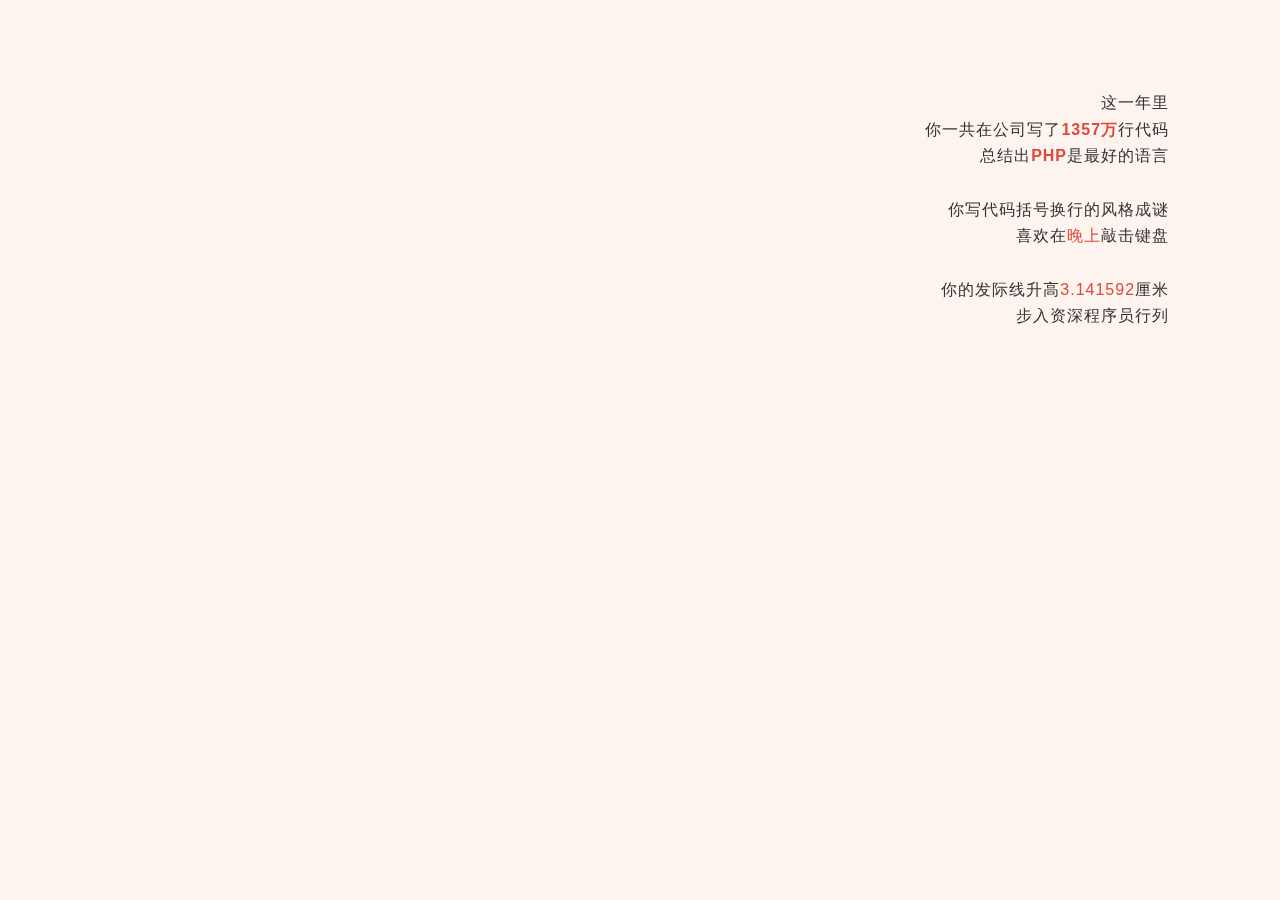
<file: test_all.html>
<!DOCTYPE html>
<!-- saved from url=(0167)http://m2.link/c/year2018/j3POd/?uid=53899B14C24F351212F4DC92673113FC&full_screen=true&keep_status_bar=true&top_bar_bg_color=f9f9f9&status_bar_type=dark&userid=2227269 -->
<html lang="en" class=" z-ios">
  
  <head>
    <meta http-equiv="Content-Type" content="text/html; charset=UTF-8">
    <meta name="format-detection" content="telephone=no">
    <meta name="applicable-device" content="mobile">
    <meta name="viewport" content="width=device-width, initial-scale=1, user-scalable=0, maximum-scale=1, minimum-scale=1">
    <meta http-equiv="X-UA-Compatible" content="ie=edge">
    <title>年度代码报告</title>
    <meta name="yixin-share-desc" content="点击查看，我的年度代码报告">
    <!-- TODO 改成真实分享文案 -->
    <meta name="yixin-share-image" content="https://p1.music.126.net/uLDm27B4bC_kKSD8le3WwA==/109951163754269117.jpg">
    <link rel="shortcut icon" href="http://s1.music.126.net/style/favicon.ico">
    <script src="./my_resource/raven.min.js"></script>
    <script type="text/javascript" src="./my_resource/tool.min.js"></script>
    <link href="./my_resource/vendors.a07adb27.css" rel="stylesheet">
    <link href="./my_resource/main.ff465555.css" rel="stylesheet">
    <link rel="stylesheet" href="my_resource/swiper.css"> 
    <script src="my_resource/swiper.js"></script>
    <style>
        /* 容器需要有宽高 */
        html, body, #outer-container {
            height: 100%;
            width: 100%;
        }
    </style>
    <style type="text/css">#__vconsole{color:#000;font-size:13px;font-family:Helvetica Neue,Helvetica,Arial,sans-serif}#__vconsole .vc-max-height{max-height:19.23076923em}#__vconsole .vc-max-height-line{max-height:3.38461538em}#__vconsole .vc-min-height{min-height:3.07692308em}#__vconsole dd,#__vconsole dl,#__vconsole pre{margin:0}#__vconsole .vc-switch{display:block;position:fixed;right:.76923077em;bottom:.76923077em;color:#fff;background-color:#04be02;line-height:1;font-size:1.07692308em;padding:.61538462em 1.23076923em;z-index:10000;border-radius:.30769231em;box-shadow:0 0 .61538462em rgba(0,0,0,.4)}#__vconsole .vc-mask{top:0;background:transparent;z-index:10001;transition:background .3s;-webkit-tap-highlight-color:transparent;overflow-y:scroll}#__vconsole .vc-mask,#__vconsole .vc-panel{display:none;position:fixed;left:0;right:0;bottom:0}#__vconsole .vc-panel{min-height:85%;z-index:10002;background-color:#efeff4;-webkit-transition:-webkit-transform .3s;transition:-webkit-transform .3s;transition:transform .3s;transition:transform .3s,-webkit-transform .3s;-webkit-transform:translateY(100%);transform:translateY(100%)}#__vconsole .vc-tabbar{border-bottom:1px solid #d9d9d9;overflow-x:auto;height:3em;width:auto;white-space:nowrap}#__vconsole .vc-tabbar .vc-tab{display:inline-block;line-height:3em;padding:0 1.15384615em;border-right:1px solid #d9d9d9;text-decoration:none;color:#000;-webkit-tap-highlight-color:transparent;-webkit-touch-callout:none}#__vconsole .vc-tabbar .vc-tab:active{background-color:rgba(0,0,0,.15)}#__vconsole .vc-tabbar .vc-tab.vc-actived{background-color:#fff}#__vconsole .vc-content{background-color:#fff;overflow-x:hidden;overflow-y:auto;position:absolute;top:3.07692308em;left:0;right:0;bottom:3.07692308em;-webkit-overflow-scrolling:touch}#__vconsole .vc-content.vc-has-topbar{top:5.46153846em}#__vconsole .vc-topbar{background-color:#fbf9fe;display:flex;display:-webkit-box;flex-direction:row;flex-wrap:wrap;-webkit-box-direction:row;-webkit-flex-wrap:wrap;width:100%}#__vconsole .vc-topbar .vc-toptab{display:none;flex:1;-webkit-box-flex:1;line-height:2.30769231em;padding:0 1.15384615em;border-bottom:1px solid #d9d9d9;text-decoration:none;text-align:center;color:#000;-webkit-tap-highlight-color:transparent;-webkit-touch-callout:none}#__vconsole .vc-topbar .vc-toptab.vc-toggle{display:block}#__vconsole .vc-topbar .vc-toptab:active{background-color:rgba(0,0,0,.15)}#__vconsole .vc-topbar .vc-toptab.vc-actived{border-bottom:1px solid #3e82f7}#__vconsole .vc-logbox{display:none;position:relative;min-height:100%}#__vconsole .vc-logbox i{font-style:normal}#__vconsole .vc-logbox .vc-log{padding-bottom:3em;-webkit-tap-highlight-color:transparent}#__vconsole .vc-logbox .vc-log:empty:before{content:"Empty";color:#999;position:absolute;top:45%;left:0;right:0;bottom:0;font-size:1.15384615em;text-align:center}#__vconsole .vc-logbox .vc-item{margin:0;padding:.46153846em .61538462em;overflow:hidden;line-height:1.3;border-bottom:1px solid #eee;word-break:break-word}#__vconsole .vc-logbox .vc-item-info{color:#6a5acd}#__vconsole .vc-logbox .vc-item-debug{color:#daa520}#__vconsole .vc-logbox .vc-item-warn{color:orange;border-color:#ffb930;background-color:#fffacd}#__vconsole .vc-logbox .vc-item-error{color:#dc143c;border-color:#f4a0ab;background-color:#ffe4e1}#__vconsole .vc-logbox .vc-log.vc-log-partly .vc-item{display:none}#__vconsole .vc-logbox .vc-log.vc-log-partly-error .vc-item-error,#__vconsole .vc-logbox .vc-log.vc-log-partly-info .vc-item-info,#__vconsole .vc-logbox .vc-log.vc-log-partly-log .vc-item-log,#__vconsole .vc-logbox .vc-log.vc-log-partly-warn .vc-item-warn{display:block}#__vconsole .vc-logbox .vc-item .vc-item-content{margin-right:4.61538462em;display:block}#__vconsole .vc-logbox .vc-item .vc-item-meta{color:#888;float:right;width:4.61538462em;text-align:right}#__vconsole .vc-logbox .vc-item.vc-item-nometa .vc-item-content{margin-right:0}#__vconsole .vc-logbox .vc-item.vc-item-nometa .vc-item-meta{display:none}#__vconsole .vc-logbox .vc-item .vc-item-code{display:block;white-space:pre-wrap;overflow:auto;position:relative}#__vconsole .vc-logbox .vc-item .vc-item-code.vc-item-code-input,#__vconsole .vc-logbox .vc-item .vc-item-code.vc-item-code-output{padding-left:.92307692em}#__vconsole .vc-logbox .vc-item .vc-item-code.vc-item-code-input:before,#__vconsole .vc-logbox .vc-item .vc-item-code.vc-item-code-output:before{content:"\203A";position:absolute;top:-.23076923em;left:0;font-size:1.23076923em;color:#6a5acd}#__vconsole .vc-logbox .vc-item .vc-item-code.vc-item-code-output:before{content:"\2039"}#__vconsole .vc-logbox .vc-item .vc-fold{display:block;overflow:auto;-webkit-overflow-scrolling:touch}#__vconsole .vc-logbox .vc-item .vc-fold .vc-fold-outer{display:block;font-style:italic;padding-left:.76923077em;position:relative}#__vconsole .vc-logbox .vc-item .vc-fold .vc-fold-outer:active{background-color:#e6e6e6}#__vconsole .vc-logbox .vc-item .vc-fold .vc-fold-outer:before{content:"";position:absolute;top:.30769231em;left:.15384615em;width:0;height:0;border:.30769231em solid transparent;border-left-color:#000}#__vconsole .vc-logbox .vc-item .vc-fold .vc-fold-outer.vc-toggle:before{top:.46153846em;left:0;border-top-color:#000;border-left-color:transparent}#__vconsole .vc-logbox .vc-item .vc-fold .vc-fold-inner{display:none;margin-left:.76923077em}#__vconsole .vc-logbox .vc-item .vc-fold .vc-fold-inner.vc-toggle{display:block}#__vconsole .vc-logbox .vc-item .vc-fold .vc-fold-inner .vc-code-key{margin-left:.76923077em}#__vconsole .vc-logbox .vc-item .vc-fold .vc-fold-outer .vc-code-key{margin-left:0}#__vconsole .vc-logbox .vc-code-key{color:#905}#__vconsole .vc-logbox .vc-code-private-key{color:#d391b5}#__vconsole .vc-logbox .vc-code-function{color:#905;font-style:italic}#__vconsole .vc-logbox .vc-code-boolean,#__vconsole .vc-logbox .vc-code-number{color:#0086b3}#__vconsole .vc-logbox .vc-code-string{color:#183691}#__vconsole .vc-logbox .vc-code-null,#__vconsole .vc-logbox .vc-code-undefined{color:#666}#__vconsole .vc-logbox .vc-cmd{position:absolute;height:3.07692308em;left:0;right:0;bottom:0;border-top:1px solid #d9d9d9;display:block!important}#__vconsole .vc-logbox .vc-cmd .vc-cmd-input-wrap{display:block;height:2.15384615em;margin-right:3.07692308em;padding:.46153846em .61538462em}#__vconsole .vc-logbox .vc-cmd .vc-cmd-input{width:100%;border:none;resize:none;outline:none;padding:0;font-size:.92307692em}#__vconsole .vc-logbox .vc-cmd .vc-cmd-input::-webkit-input-placeholder{line-height:2.15384615em}#__vconsole .vc-logbox .vc-cmd .vc-cmd-btn{position:absolute;top:0;right:0;bottom:0;width:3.07692308em;border:none;background-color:#efeff4;outline:none;-webkit-touch-callout:none;font-size:1em}#__vconsole .vc-logbox .vc-cmd .vc-cmd-btn:active{background-color:rgba(0,0,0,.15)}#__vconsole .vc-logbox .vc-group .vc-group-preview{-webkit-touch-callout:none}#__vconsole .vc-logbox .vc-group .vc-group-preview:active{background-color:#e6e6e6}#__vconsole .vc-logbox .vc-group .vc-group-detail{display:none;padding:0
      0 .76923077em 1.53846154em;border-bottom:1px solid #eee}#__vconsole .vc-logbox .vc-group.vc-actived .vc-group-detail{display:block;background-color:#fbf9fe}#__vconsole .vc-logbox .vc-group.vc-actived .vc-table-row{background-color:#fff}#__vconsole .vc-logbox .vc-group.vc-actived .vc-group-preview{background-color:#fbf9fe}#__vconsole .vc-logbox .vc-table .vc-table-row{display:flex;display:-webkit-flex;flex-direction:row;flex-wrap:wrap;-webkit-box-direction:row;-webkit-flex-wrap:wrap;overflow:hidden;border-bottom:1px solid #eee}#__vconsole .vc-logbox .vc-table .vc-table-row.vc-left-border{border-left:1px solid #eee}#__vconsole .vc-logbox .vc-table .vc-table-col{flex:1;-webkit-box-flex:1;padding:.23076923em .30769231em;border-left:1px solid #eee;overflow:auto;white-space:pre-wrap;word-break:break-word;-webkit-overflow-scrolling:touch}#__vconsole .vc-logbox .vc-table .vc-table-col:first-child{border:none}#__vconsole .vc-logbox .vc-table .vc-small .vc-table-col{padding:0 .30769231em;font-size:.92307692em}#__vconsole .vc-logbox .vc-table .vc-table-col-2{flex:2;-webkit-box-flex:2}#__vconsole .vc-logbox .vc-table .vc-table-col-3{flex:3;-webkit-box-flex:3}#__vconsole .vc-logbox .vc-table .vc-table-col-4{flex:4;-webkit-box-flex:4}#__vconsole .vc-logbox .vc-table .vc-table-col-5{flex:5;-webkit-box-flex:5}#__vconsole .vc-logbox .vc-table .vc-table-col-6{flex:6;-webkit-box-flex:6}#__vconsole .vc-logbox .vc-table .vc-table-row-error{border-color:#f4a0ab;background-color:#ffe4e1}#__vconsole .vc-logbox .vc-table .vc-table-row-error .vc-table-col{color:#dc143c;border-color:#f4a0ab}#__vconsole .vc-logbox .vc-table .vc-table-col-title{font-weight:700}#__vconsole .vc-logbox.vc-actived{display:block}#__vconsole .vc-toolbar{border-top:1px solid #d9d9d9;line-height:3em;position:absolute;left:0;right:0;bottom:0;display:flex;display:-webkit-box;flex-direction:row;-webkit-box-direction:row}#__vconsole .vc-toolbar .vc-tool{display:none;text-decoration:none;color:#000;width:50%;flex:1;-webkit-box-flex:1;text-align:center;position:relative;-webkit-touch-callout:none}#__vconsole .vc-toolbar .vc-tool.vc-global-tool,#__vconsole .vc-toolbar .vc-tool.vc-toggle{display:block}#__vconsole .vc-toolbar .vc-tool:active{background-color:rgba(0,0,0,.15)}#__vconsole .vc-toolbar .vc-tool:after{content:" ";position:absolute;top:.53846154em;bottom:.53846154em;right:0;border-left:1px solid #d9d9d9}#__vconsole .vc-toolbar .vc-tool-last:after{border:none}#__vconsole.vc-toggle .vc-switch{display:none}#__vconsole.vc-toggle .vc-mask{background:rgba(0,0,0,.6);display:block}#__vconsole.vc-toggle .vc-panel{-webkit-transform:translate(0);transform:translate(0)}</style>
    <style type="text/css">.vcelm-node{color:#183691}.vcelm-k{color:#0086b3}.vcelm-v{color:#905}.vcelm-l{padding-left:8px;position:relative;word-wrap:break-word;line-height:1}.vcelm-l.vc-toggle>.vcelm-node{display:block}.vcelm-l .vcelm-node:active{background-color:rgba(0,0,0,.15)}.vcelm-l.vcelm-noc .vcelm-node:active{background-color:transparent}.vcelm-t{white-space:pre-wrap;word-wrap:break-word}.vcelm-l .vcelm-l{display:none}.vcelm-l.vc-toggle>.vcelm-l{margin-left:4px;display:block}.vcelm-l:before{content:"";display:block;position:absolute;top:6px;left:3px;width:0;height:0;border:3px solid transparent;border-left-color:#000}.vcelm-l.vc-toggle:before{display:block;top:6px;left:0;border-top-color:#000;border-left-color:transparent}.vcelm-l.vcelm-noc:before{display:none}</style>
    <script type="text/javascript" charset="UTF-8" async="" src="./my_resource/watchman.min.js"></script>
  </head>
  
  <body>

    <div id="outer-container"></div>
    <script>
        var list = [{
            content: '<div style="margin:0 auto; width:0; height:0; overflow:hidden;"><!--TODO分享图片--><img id="out-share-pic"src="./my_resource/FtW_Z9lkb47ObTsGSSBlPg==_19135900369963408"width="580"></div><div id="j-root"class="g-bd"><div class="m-app"><div class="m-module m-module-report z-modshow"><div class="m-reportcontent f-page"><div class="m-page m-page-cover f-page"><div id="comp"style="transform: translate3d(0px, 0px, 0px) rotate(0.0001deg); transform-style: preserve-3d; backface-visibility: hidden;"><div data-depth="0"class="id8_bggpngc"style="transform: translate3d(0px, 0px, 0px); transform-style: preserve-3d; backface-visibility: hidden; position: relative; display: block; left: 0px; top: 0px;"><div id="id8_bggpng"></div></div><div data-depth="0.4"class="id7_stars2pngc"style="transform: translate3d(0px, 0px, 0px); transform-style: preserve-3d; backface-visibility: hidden; position: absolute; display: block; left: 0px; top: 0px;"><div id="id7_stars2png"></div></div><div data-depth="0.7"class="id6_stars1pngc"style="transform: translate3d(0px, 0px, 0px); transform-style: preserve-3d; backface-visibility: hidden; position: absolute; display: block; left: 0px; top: 0px;"><div id="id6_stars1png"></div></div><div data-depth="0.2"class="id4_middlePlanetpngc"style="transform: translate3d(0px, 0px, 0px); transform-style: preserve-3d; backface-visibility: hidden; position: absolute; display: block; left: 0px; top: 0px;"><div id="id4_middlePlanetpng"></div></div><div id="no2"style="transform: translate3d(0px, 0px, 0px); transform-style: preserve-3d; backface-visibility: hidden; position: absolute; display: block; left: 0px; top: 0px;"><div id="liuxing2"></div><div id="id5_manwithbigplanetpng"></div><div class="logotxt "><span class="f-thide2">Norcy</span></div><div class="tt"></div><div id="id2_gxpng"></div><div id="id1_lightNotepng"></div><div class="enter">进入</div></div></div><div class="egg_tips"></div></div><div class="m-page m-page-02 f-page z-enter"><div class="bg f-page"></div><div class="mountain"><div class="piece piece-1"></div><div class="piece piece-2"></div></div><div class="j-art02 clanche"style="transform: scale(0.5);"><div class="id22_line4png"><div class="id24_yinfu4"></div><div class="id23_yinfu5"></div></div><div class="id20_line3png"><div class="id19_yinfu31"><div class="id21_yinfu32png"></div></div></div><div class="id20_line3png"><div class="id19_yinfu31"></div></div><div class="id17_line2png"><div class="id16_yinfu21"><div class="id18_yinfu22"></div></div></div><div class="id17_line2png"><div class="id16_yinfu21"></div></div><div class="id14_line1png"><div class="id7_yinfu11"><div class="id6_tou"><div class="P1hair"></div></div><div class="id13_shenti"></div><div class="id11_2xiaotui"><div class="id12_2jiojiopng"></div></div><div class="id8_1datui"><div class="id9_1xiaotui"><div class="id10_1jiojiopng"></div></div></div><div class="id15_yinfu12"></div></div></div><div class="id14_line1png"><div class="id7_yinfu11"><div class="id4_dabi"><div class="id3_yifu"></div><div class="id2_xiaobi"><div class="id1_hand"></div></div></div></div></div></div><div class="paras"><p class="para f-animLineUp"style="transition-delay: 0.2s;">这一年里</p><p class="para f-animLineUp"style="transition-delay: 0.3s;">你一共在公司写了<em class="s-fcRed f-fw1">1357万</em>行代码</p><p>总结出<em class="s-fcRed f-fw1">PHP</em>是最好的语言</p><p class="para f-animLineUp"style="transition-delay: 0.4s;">&nbsp;</p><p class="para f-animLineUp"style="transition-delay: 0.5s;">你写代码括号换行的风格成谜</p><p class="para f-animLineUp"style="transition-delay: 0.6s;">喜欢在<em class="s-fcRed">晚上</em>敲击键盘</p><p class="para f-animLineUp"style="transition-delay: 0.7s;">&nbsp;</p><div><p class="para f-animLineUp"style="transition-delay: 0.8s;">你的发际线升高<em class="s-fcRed">3.141592</em>厘米</p><p class="para f-animLineUp"style="transition-delay: 0.9s;">步入资深程序员行列</p></div></div></div><div class="m-page m-page-01 f-page"><div class="bg f-page"></div><div class="tt f-animOpac"><h4>2018</h4><h4>TA在网易云音乐听到的最多的歌词是</h4></div><div class="ckeywords j-anim01"><div class="hands"><div class="hand2"></div><div class="hand1"></div><div class="hand3"></div></div><div class="words words-2"><span class="word word-1"><i class="u-word u-word-108"></i></span><span class="word word-2"><i class="u-word u-word-109"></i></span></div><div class="nums f-animOpac"><span class="n">7</span><span class="n">6</span><span class="n">5</span><i class="unit"></i></div></div><div class="hand4"></div></div></div><div class="m-btmbar"></div></div></div></div>'
        }, {
            content: '<div style="margin:0 auto; width:0; height:0; overflow:hidden;"><!--TODO分享图片--><img id="out-share-pic"src="./my_resource/FtW_Z9lkb47ObTsGSSBlPg==_19135900369963408"width="580"></div><div id="j-root"class="g-bd"><div class="m-app"><div class="m-module m-module-report z-modshow"><div class="m-reportcontent f-page"><div class="m-page m-page-02 f-page"><div class="bg f-page"></div><div class="mountain"><div class="piece piece-1"></div><div class="piece piece-2"></div></div><div class="j-art02 clanche"style="transform: scale(0.5);"><div class="id22_line4png"><div class="id24_yinfu4"></div><div class="id23_yinfu5"></div></div><div class="id20_line3png"><div class="id19_yinfu31"><div class="id21_yinfu32png"></div></div></div><div class="id20_line3png"><div class="id19_yinfu31"></div></div><div class="id17_line2png"><div class="id16_yinfu21"><div class="id18_yinfu22"></div></div></div><div class="id17_line2png"><div class="id16_yinfu21"></div></div><div class="id14_line1png"><div class="id7_yinfu11"><div class="id6_tou"><div class="P1hair"></div></div><div class="id13_shenti"></div><div class="id11_2xiaotui"><div class="id12_2jiojiopng"></div></div><div class="id8_1datui"><div class="id9_1xiaotui"><div class="id10_1jiojiopng"></div></div></div><div class="id15_yinfu12"></div></div></div><div class="id14_line1png"><div class="id7_yinfu11"><div class="id4_dabi"><div class="id3_yifu"></div><div class="id2_xiaobi"><div class="id1_hand"></div></div></div></div></div></div><div class="paras"><p class="para f-animLineUp"style="transition-delay: 0.2s;">这一年里</p><p class="para f-animLineUp"style="transition-delay: 0.3s;">TA一共在云村听了<em class="s-fcRed f-fw1">1357</em>首歌</p><p class="para f-animLineUp"style="transition-delay: 0.4s;">&nbsp;</p><p class="para f-animLineUp"style="transition-delay: 0.5s;">TA热衷的风格成谜</p><p class="para f-animLineUp"style="transition-delay: 0.6s;">喜欢在<em class="s-fcRed">午后</em>听歌</p><p class="para f-animLineUp"style="transition-delay: 0.7s;">&nbsp;</p><div><p class="para f-animLineUp"style="transition-delay: 0.8s;">TA<em class="s-fcRed">热爱分享</em></p><p class="para f-animLineUp"style="transition-delay: 0.9s;">评论区里藏着TA的许多回忆</p></div></div></div><div class="m-page m-page-01 f-page z-enter"><div class="bg f-page"></div><div class="tt f-animOpac"><h4>2018</h4><h4>你在公司说得最多的台词是</h4></div><div class="ckeywords j-anim01 z-anim"><div class="hands"><div class="hand2"></div><div class="hand1"></div><div class="hand3"></div></div><div class="words words-2"><span class="word word-1"style="font-size:80px !important"><i class="u-word">试</i></span><span class="word word-2"style="font-size:80px !important"><i class="u-word">试</i></span></div><div class="nums f-animOpac"><span class="n">7</span><span class="n">6</span><span class="n">5</span><i class="unit"></i></div></div><div class="hand4"></div><ul class="lyrics"><li class="itm f-animLineUp"><div style="transform: translateX(13.7643px);"><div class="line1 f-thide">我注释掉这行代码<em class="s-fcRed">试试</em></div><br><div class="line2 f-thide">-如何佛系解Bug</div></div></li><li class="itm f-animLineUp"><div style="transform: translateX(26.2581px);"><div class="line1 f-thide">在我手机上是好的啊，你清理下缓存<em class="s-fcRed">试试</em></div><br><div class="line2 f-thide">-测试的手机有问题</div></div></li><li class="itm f-animLineUp"><div style="transform: translateX(50.5658px);"><div class="line1 f-thide">要不<em class="s-fcRed">试试</em>重启一下你的手机？</div><br><div class="line2 f-thide">-万能重启大法</div></div></li><li class="itm f-animLineUp"><div style="transform: translateX(115.973px);"><div class="line1 f-thide">你再改需求<em class="s-fcRed">试试</em>？！！</div><br><div class="line2 f-thide">-致产品经理的死亡威胁</div></div></li></ul></div><div class="m-page m-page-03 f-page"><div class="bg f-page"></div><div class="sun f-center"></div><div class="art j-art03"style="transform: scale(0.5);"><div class="swing j-anim03"><div class="leg2"><div class="part"></div></div><div class="leg1"><div class="part"></div></div><div class="neck"></div><div class="head"><div class="part"></div></div></div></div><div class="paras"><p class="para f-animLineUp"style="transition-delay: 0.2s;"><em class="s-fcRed">9月3日</em></p><p class="para f-animLineUp"style="transition-delay: 0.3s;">大概是很特别的一天</p><p class="para f-animLineUp"style="transition-delay: 0.4s;">这一天里</p><p class="para f-animLineUp"style="transition-delay: 0.5s;">TA把孙燕姿的<em class="s-fcRed">《愚人的国度》</em></p><p class="para f-animLineUp"style="transition-delay: 0.6s;">反复听了<em class="s-fcRed">32次</em></p></div></div></div><div class="m-btmbar"></div></div></div></div>'
        }, {
            content: '<div style="margin:0 auto; width:0; height:0; overflow:hidden;"><!--TODO分享图片--><img id="out-share-pic"src="./my_resource/FtW_Z9lkb47ObTsGSSBlPg==_19135900369963408"width="580"></div><div id="j-root"class="g-bd"><div class="m-app"><div class="m-module m-module-report z-modshow"><div class="m-reportcontent f-page"><div class="m-page m-page-06 f-page"><div class="bg f-page"></div><div class="paras"><p class="para f-animLineUp"style="transition-delay: 0.2s;">在TA的音乐品味中&nbsp;</p><p class="para f-animLineUp"style="transition-delay: 0.3s;">也藏着高冷的一面&nbsp;</p><p class="para f-animLineUp"style="transition-delay: 0.4s;">这首有些小众的&nbsp;</p><p class="para f-animLineUp"style="transition-delay: 0.5s;"><em class="s-fcRed">《夏天的味道（Cover石头剪刀布）》</em></p><p class="para f-animLineUp"style="transition-delay: 0.6s;">在今年TA一共听了<em class="s-fcRed">15次</em>&nbsp;</p></div><div class="art"><div class="man"></div><div class="shadow"></div></div></div><div class="m-page m-page-07 f-page z-enter"><div class="bg f-page"></div><div class="art j-art07"style="transform: scale(0.5);"><div class="mountain"></div><div class="shadow"></div><div class="id25_youbi3-static"><div class="id24_youbi2-static"></div></div><div class="id20_youtui1-static"><div class="id22_yuotui2-static"><div class="id21_youtui3-static"><div class="id19_yinfu-1"></div></div></div></div><div class="id18_cheba2"></div><div class="id17_zixingche"></div><div class="id15_tou-no-eye"><div class="id13_toufa-static"></div><div class="id14_eye"></div></div><div class="id11_shenti-static"></div><div class="id12_shenti2-static"><div class="id9_zuotui1-static"><div class="id8_zuotui2-static"><div class="id10_zuotui3-static"><div class="id7_yinfu-1"></div></div></div></div><div class="id6_yifu-static"></div></div><div class="id5_zuoshou-static"><div class="id3_zuobi-static"><div class="id4_zuobi-1"><div class="id2_xiuzi-static"></div></div></div></div><div class="id1_cheba"></div><div class="notesfly"></div></div><div class="paras"><p class="para f-animLineUp"style="transition-delay: 0.2s;">这一年&nbsp;</p><p class="para f-animLineUp"style="transition-delay: 0.3s;">有<em class="s-fcRed">365</em>天你都使用了&nbsp;</p><p class="para f-animLineUp"style="transition-delay: 0.4s;"><em class="s-fcRed">Command、C、V</em></p><p class="para f-animLineUp"style="transition-delay: 0.5s;">在键盘上所有熟悉的键中&nbsp;</p><p class="para f-animLineUp"style="transition-delay: 0.6s;">你对它们最专一&nbsp;</p></div></div><div class="m-page m-page-08 f-page"><div class="bg f-page"></div><div class="j-cchair cchair"style="transform: scale(0.5);"><div class="id17_bozi"></div><div class="id16_tui"></div><div class="id15_body"></div><div class="id14_qinti2"></div><div class="arm_right"><div class="id6_dabi2"><div class="id4_xiaobi2"><div class="id1_ganzi"></div><div class="id5_muzhi2"></div></div><div class="id2_p8-split-1_0"></div></div></div><div class="id9_qinti1"></div><div class="id13_dabi"><div class="id12_xiaobi"></div></div><div class="id11_xiuzi"></div><div class="id8_head"></div></div><div class="paras"><p class="para f-animLineUp"style="transition-delay: 0.2s;">这首<em class="s-fcRed">《最远的你是我最近的爱》</em></p><p class="para f-animLineUp"style="transition-delay: 0.3s;">是TA今年听过年代最久远的歌&nbsp;</p><p class="para f-animLineUp"style="transition-delay: 0.4s;">&nbsp;</p><p class="para f-animLineUp"style="transition-delay: 0.5s;">发行于<em class="s-fcRed">1989年12月</em>&nbsp;</p></div></div></div><div class="m-btmbar"></div></div></div></div>'
        }, {
            content: '<div style="margin:0 auto; width:0; height:0; overflow:hidden;"><!--TODO分享图片--><img id="out-share-pic"src="./my_resource/FtW_Z9lkb47ObTsGSSBlPg==_19135900369963408"width="580"></div><div id="j-root"class="g-bd"><div class="m-app"><div class="m-module m-module-report z-modshow"><div class="m-reportcontent f-page"><div class="m-page m-page-01 f-page"><div class="bg f-page"></div><div class="tt f-animOpac"><h4>2018</h4><h4>TA在网易云音乐听到的最多的歌词是</h4></div><div class="ckeywords j-anim01"><div class="hands"><div class="hand2"></div><div class="hand1"></div><div class="hand3"></div></div><div class="words words-2"><span class="word word-1"><i class="u-word u-word-108"></i></span><span class="word word-2"><i class="u-word u-word-109"></i></span></div><div class="nums f-animOpac"><span class="n">7</span><span class="n">6</span><span class="n">5</span><i class="unit"></i></div></div><div class="hand4"></div><ul class="lyrics"><li class="itm f-animLineUp"><div style="transform: translateX(13.7643px);"><div class="line1 f-thide"><em class="s-fcRed">天使</em>在人间是该藏好翅膀</div><br><div class="line2 f-thide">-Tank《专属天使》</div></div></li><li class="itm f-animLineUp"><div style="transform: translateX(26.2581px);"><div class="line1 f-thide">你是魔鬼中的<em class="s-fcRed">天使</em>,所以送我心碎的方式</div><br><div class="line2 f-thide">-田馥甄《魔鬼中的天使》</div></div></li><li class="itm f-animLineUp"><div style="transform: translateX(50.5658px);"><div class="line1 f-thide">请<em class="s-fcRed">天使</em>来唱歌,当我很不快乐</div><br><div class="line2 f-thide">-S.H.E《天使在唱歌》</div></div></li><li class="itm f-animLineUp"><div style="transform: translateX(115.973px);"><div class="line1 f-thide">谁人又为<em class="s-fcRed">天使</em>忧愁</div><br><div class="line2 f-thide">-梁汉文《七友》</div></div></li></ul></div><div class="m-page m-page-03 f-page z-enter"><div class="bg f-page"></div><div class="sun f-center"></div><div class="art j-art03"style="transform: scale(0.5);"><div class="swing j-anim03 z-anim"><div class="leg2"><div class="part"></div></div><div class="leg1"><div class="part"></div></div><div class="neck"></div><div class="head"><div class="part"></div></div></div></div><div class="paras"><p class="para f-animLineUp"style="transition-delay: 0.2s;"><em class="s-fcRed">9月3日</em></p><p class="para f-animLineUp"style="transition-delay: 0.3s;">大概是很特别的一天</p><p class="para f-animLineUp"style="transition-delay: 0.4s;">这一天里</p><p class="para f-animLineUp"style="transition-delay: 0.5s;">你和产品经理进行<em class="s-fcRed">需求评审</em></p><p class="para f-animLineUp"style="transition-delay: 0.6s;">反复争辩了<em class="s-fcRed">1024</em>次，晚上10点最终达成一致</p><p>产品工作完成下班了，<em class="s-fcRed">你呢</em></p></div></div><div class="m-page m-page-04 f-page"><div class="bg f-page"></div><div class="j-ccat ccat"style="transform: scale(0.5);"><div class="id25_ren"></div><div class="id22_shou1-3"><div class="id24_shou1-2"><div class="id23_shou1-1"></div></div></div><div class="id22_shou1-3"></div><div class="id21_xiuzi"></div><div class="id20_yanzhu"></div><div class="id13_maowei"></div><div class="id11_maozhua-1"></div><div class="id10_maoshenti"></div><div class="id9_maoyan1"></div><div class="id8_maoyan2"></div><div class="id7_maozui"></div><div class="id6_wuxianpu"></div><div class="id5_yinfu"></div><div class="id4_yinfu-1"></div><div class="id3_yinfuqiu3"></div><div class="id2_yinfuqiu2"></div><div class="id1_yinfuqiu1"></div></div><div class="corner"><div class="id7_night-wave"></div><div class="id6_moon"></div></div><div class="paras"><p class="para f-animLineUp"style="transition-delay: 0.2s;">8月19日</p><p class="para f-animLineUp"style="transition-delay: 0.3s;">这一天TA睡得很晚</p><p class="para f-animLineUp"style="transition-delay: 0.4s;"><em class="s-fcRed">02:17</em>还在与音乐为伴</p><p class="para f-animLineUp"style="transition-delay: 0.5s;">&nbsp;</p><p class="para f-animLineUp"style="transition-delay: 0.6s;">那一刻TA在听</p><p class="para f-animLineUp"style="transition-delay: 0.7s;"><em class="s-fcRed">南拳妈妈</em>&nbsp;的<em class="s-fcRed">《你不像她》</em></p></div></div></div><div class="m-btmbar"></div></div></div></div>'
        }, {
            content: '<div style="margin:0 auto; width:0; height:0; overflow:hidden;"><!--TODO分享图片--><img id="out-share-pic"src="./my_resource/FtW_Z9lkb47ObTsGSSBlPg==_19135900369963408"width="580"></div><div id="j-root"class="g-bd"><div class="m-app"><div class="m-module m-module-report z-modshow"><div class="m-reportcontent f-page"><div class="m-page m-page-03 f-page"><div class="bg f-page"></div><div class="sun f-center"></div><div class="art j-art03"style="transform: scale(0.5);"><div class="swing j-anim03"><div class="leg2"><div class="part"></div></div><div class="leg1"><div class="part"></div></div><div class="neck"></div><div class="head"><div class="part"></div></div></div></div><div class="paras"><p class="para f-animLineUp"style="transition-delay: 0.2s;"><em class="s-fcRed">9月3日</em></p><p class="para f-animLineUp"style="transition-delay: 0.3s;">大概是很特别的一天</p><p class="para f-animLineUp"style="transition-delay: 0.4s;">这一天里</p><p class="para f-animLineUp"style="transition-delay: 0.5s;">TA把孙燕姿的<em class="s-fcRed">《愚人的国度》</em></p><p class="para f-animLineUp"style="transition-delay: 0.6s;">反复听了<em class="s-fcRed">32次</em></p></div></div><div class="m-page m-page-04 f-page z-enter"><div class="bg f-page"></div><div class="j-ccat ccat"style="transform: scale(0.5);"><div class="id25_ren"></div><div class="id22_shou1-3"><div class="id24_shou1-2"><div class="id23_shou1-1"></div></div></div><div class="id22_shou1-3"></div><div class="id21_xiuzi"></div><div class="id20_yanzhu"></div><div class="id13_maowei"></div><div class="id11_maozhua-1"></div><div class="id10_maoshenti"></div><div class="id9_maoyan1"></div><div class="id8_maoyan2"></div><div class="id7_maozui"></div><div class="id6_wuxianpu"></div><div class="id5_yinfu"></div><div class="id4_yinfu-1"></div><div class="id3_yinfuqiu3"></div><div class="id2_yinfuqiu2"></div><div class="id1_yinfuqiu1"></div></div><div class="corner"><div class="id7_night-wave"></div><div class="id6_moon"></div></div><div class="paras"><p class="para f-animLineUp"style="transition-delay: 0.2s;">8月19日</p><p class="para f-animLineUp"style="transition-delay: 0.3s;">这一天你睡得很晚</p><p class="para f-animLineUp"style="transition-delay: 0.4s;"><em class="s-fcRed">04:17</em>还在与代码为伴</p><p class="para f-animLineUp"style="transition-delay: 0.5s;">&nbsp;</p><p class="para f-animLineUp"style="transition-delay: 0.6s;">那一刻你在写Bug</p><p class="para f-animLineUp"style="transition-delay: 0.7s;"><em class="s-fcRed"></em>写完之后发了个<em class="s-fcRed">朋友圈</em>装逼</p><p class="para f-animLineUp"style="transition-delay: 0.7s;"><em class="s-fcRed"></em>你见过<em class="s-fcRed">凌晨4点的深圳</em>吗</p><p/></div></div><div class="m-page m-page-05 f-page"><div class="bg f-page"></div><div class="j-cfly cfly"style="transform: scale(0.4); top: 0px; left: 37.5px;"><div class="id21_p4notesmall"></div><div class="id20_p4notebig"></div><div class="id19_p4body"><div class="id18_p4hand2"></div><div class="id17_p4leg2"></div><div class="id16_p4leg1"></div><div class="id10_p4cloth"></div><div class="id9_p4head"></div><div class="id5_p4hair"></div><div class="id4_p4hand1"></div></div><div class="id15_p4matt1"></div><div class="id3_p4light1"></div><div class="id2_p4light2"></div></div><div class="stars f-page"></div><div class="paras"><p class="para f-animLineUp"style="transition-delay: 0.2s;">这一年，TA有<span class="s-fcRed">34天</span></p><p class="para f-animLineUp"style="transition-delay: 0.3s;">深夜<span class="s-fcRed">12点</span>后</p><p class="para f-animLineUp"style="transition-delay: 0.4s;">仍沉浸在音乐世界</p><p class="para f-animLineUp"style="transition-delay: 0.5s;">睡不着的夜晚</p><p class="para f-animLineUp"style="transition-delay: 0.6s;">还有网易云音乐陪伴</p></div></div></div><div class="m-btmbar"></div></div></div></div>'
        }, {
            content: '<div style="margin:0 auto; width:0; height:0; overflow:hidden;"><!--TODO分享图片--><img id="out-share-pic"src="./my_resource/FtW_Z9lkb47ObTsGSSBlPg==_19135900369963408"width="580"></div><div id="j-root"class="g-bd"><div class="m-app"><div class="m-module m-module-report z-modshow"><div class="m-reportcontent f-page"><div class="m-page m-page-12 f-page"><div class="bg f-page"></div><div class="pic"><div class="in"style="background-image: url(&quot;http://p4.music.126.net/P2W12VnnitMxWpcTNrAvoA==/18493785580241377.jpg?imageView=1&amp;type=webp&amp;thumbnail=750x0&quot;);"></div><div class="mask"></div></div><div class="j-art12 art"style="transform: scale(0.5);"><div class="id28_yinfu"></div><div class="id26_yinfu-1"></div><div class="id22_line562"></div><div class="id21_line563"></div><div class="id20_line564"></div><div class="id24_line561 j-renAni"></div><div class="id19_p12 j-renAni"></div><div class="id1_gunzi j-renAni"></div></div><div class="id18_juian j-juanAni2"></div><div class="content"><div class="tt"><h4 class="f-thide">·S.H.E·</h4><h5>是TA的2018年度歌手</h5><h5>共听了<em class="s-fcRed f-fw1">253</em>次</h5></div><ul class="songs"><li class="itm f-animLineUp f-thide"style="transition-delay: 0.2s;">《伤心的人别听慢歌(Li...》34次</li><li class="itm f-animLineUp f-thide"style="transition-delay: 0.3s;">《十七》13次</li><li class="itm f-animLineUp f-thide"style="transition-delay: 0.4s;">《安静了》8次</li><li class="itm f-animLineUp f-thide"style="transition-delay: 0.5s;">《天灰》7次</li><li class="itm f-animLineUp f-thide"style="transition-delay: 0.6s;">《你太诚实》7次</li><li class="itm f-animLineUp f-thide"style="transition-delay: 0.7s;">...</li></ul></div></div><div class="m-page m-page-13 f-page z-enter"><div class="bg f-page"></div><div class="j-art13 art"style="transform: scale(0.5);"><div class="id16_p13bg"></div><div class="id9_wave5"></div><div class="id8_wave4"></div><div class="id7_boy1"></div><div class="id6_wave3"></div><div class="id5_wave2"></div><div class="id4_wave1"></div><div class="id3_boy4"></div><div class="id2_yinfu"></div><div class="id1_yinfu2"></div></div><div class="paras"><p class="para f-animLineUp"style="transition-delay: 0.2s;">这一年</p><p class="para f-animLineUp"style="transition-delay: 0.3s;">你有<em class="s-fcRed">2018小时</em>与代码相伴</p><p class="para f-animLineUp"style="transition-delay: 0.4s;">在代码的世界</p><p class="para f-animLineUp"style="transition-delay: 0.5s;"><em class="s-fcRed">写Bug</em>的感觉真好</p><br/><p class="para f-animLineUp"style="transition-delay: 0.2s;">这一年</p><p class="para f-animLineUp"style="transition-delay: 0.3s;">你一共写了<em class="s-fcRed">9981</em>个Bug</p><p class="para f-animLineUp"style="transition-delay: 0.4s;">说到<em class="s-fcRed">9981</em></p><p class="para f-animLineUp"style="transition-delay: 0.5s;">不禁想起了西游记中</p><p class="para f-animLineUp"style="transition-delay: 0.4s;">师徒四人取经经历了<em class="s-fcRed">九九八十一</em>难...</p></div></div><div class="m-page m-page-14 f-page"><div class="bg f-page"></div><div class="art j-art14"style="transform: scale(0.5);"><div class="lines"></div><div class="manwrap"><div class="shoubi"></div><div class="man"></div><div class="tou"></div></div><div class="notes"></div></div><div class="content"><h4 class="tt para f-animLineUp"style="transition-delay: 0.2s;">2018，这些是TA最爱的歌</h4><div class="paras"><p class="para f-animLineUp"style="transition-delay: 0.3s;"><span class="f-trunk">《愚人的国度</span></p><p class="para f-animLineUp"style="transition-delay: 0.4s;"><span class="f-trunk">《改嫁</span></p><p class="para f-animLineUp"style="transition-delay: 0.5s;"><span class="f-trunk">《假装</span></p><p class="para f-animLineUp"style="transition-delay: 0.6s;"><span class="f-trunk">《许你向我看</span></p><p class="para f-animLineUp"style="transition-delay: 0.7s;"><span class="f-trunk">《180度</span></p><p class="para f-animLineUp"style="transition-delay: 0.8s;"><span class="f-trunk">《可能否</span></p><p class="para f-animLineUp"style="transition-delay: 0.9s;"><span class="f-trunk">《伤心的人别听慢歌(Live)</span></p><p class="para f-animLineUp"style="transition-delay: 1s;"><span class="f-trunk">《如果我变成回忆</span></p><p class="para f-animLineUp"style="transition-delay: 1.1s;"><span class="f-trunk">《再见(真情版)</span></p><p class="para f-animLineUp"style="transition-delay: 1.2s;"><span class="f-trunk">《成全</span></p></div></div></div></div><div class="m-btmbar"></div></div></div></div>'
        }]

        var swiper = new Swiper({
            container: document.querySelector('#outer-container'),
            data: list
        });
    </script>

    <audio id="j-bgm" src="http://m8.music.126.net/20281226102943/a9c7bb0373e763749d06243b598ae1b0/ymusic/annual2018/v1/bgm.mp3" autoplay="" preload="" loop="" muted=""></audio>
    <p class="f-hide">年度代码报告</p>
    <script type="text/javascript">!
      function(c) {
        function e(e) {
          for (var r, t, n = e[0], o = e[1], u = e[2], i = 0, l = []; i < n.length; i++) t = n[i],
          a[t] && l.push(a[t][0]),
          a[t] = 0;
          for (r in o) Object.prototype.hasOwnProperty.call(o, r) && (c[r] = o[r]);
          for (s && s(e); l.length;) l.shift()();
          return p.push.apply(p, u || []),
          f()
        }
        function f() {
          for (var e, r = 0; r < p.length; r++) {
            for (var t = p[r], n = !0, o = 1; o < t.length; o++) {
              var u = t[o];
              0 !== a[u] && (n = !1)
            }
            n && (p.splice(r--, 1), e = i(i.s = t[0]))
          }
          return e
        }
        var t = {},
        a = {
          1 : 0
        },
        p = [];
        function i(e) {
          if (t[e]) return t[e].exports;
          var r = t[e] = {
            i: e,
            l: !1,
            exports: {}
          };
          return c[e].call(r.exports, r, r.exports, i),
          r.l = !0,
          r.exports
        }
        i.m = c,
        i.c = t,
        i.d = function(e, r, t) {
          i.o(e, r) || Object.defineProperty(e, r, {
            enumerable: !0,
            get: t
          })
        },
        i.r = function(e) {
          "undefined" != typeof Symbol && Symbol.toStringTag && Object.defineProperty(e, Symbol.toStringTag, {
            value: "Module"
          }),
          Object.defineProperty(e, "__esModule", {
            value: !0
          })
        },
        i.t = function(r, e) {
          if (1 & e && (r = i(r)), 8 & e) return r;
          if (4 & e && "object" == typeof r && r && r.__esModule) return r;
          var t = Object.create(null);
          if (i.r(t), Object.defineProperty(t, "default", {
            enumerable: !0,
            value: r
          }), 2 & e && "string" != typeof r) for (var n in r) i.d(t, n,
          function(e) {
            return r[e]
          }.bind(null, n));
          return t
        },
        i.n = function(e) {
          var r = e && e.__esModule ?
          function() {
            return e.
          default
          }:
          function() {
            return e
          };
          return i.d(r, "a", r),
          r
        },
        i.o = function(e, r) {
          return Object.prototype.hasOwnProperty.call(e, r)
        },
        i.p = "//s5.music.126.net/static_public/5c21db8d4684556c72180904/";
        var r = window.webpackJsonp = window.webpackJsonp || [],
        n = r.push.bind(r);
        r.push = e,
        r = r.slice();
        for (var o = 0; o < r.length; o++) e(r[o]);
        var s = n;
        f()
      } ([]);</script>
    <script type="text/javascript" src="./my_resource/vendors.9fee400a.js"></script>
    <script type="text/javascript" src="./my_resource/main.17f67bd0.js"></script>
    <div>
      <div></div>
    </div>
  </body>

</html>
</file>
<file: my_resource/vendors.a07adb27.css>
@-webkit-keyframes blurAppear{0%{-webkit-filter:blur(10px);filter:blur(10px);-webkit-transform:scale(.8);transform:scale(.8);opacity:0}to{-webkit-filter:blur(0);filter:blur(0);-webkit-transform:scale(1);transform:scale(1);opacity:1}}@keyframes blurAppear{0%{-webkit-filter:blur(10px);filter:blur(10px);-webkit-transform:scale(.8);transform:scale(.8);opacity:0}to{-webkit-filter:blur(0);filter:blur(0);-webkit-transform:scale(1);transform:scale(1);opacity:1}}@-webkit-keyframes detour1{0%{-webkit-transform:rotate(15deg);transform:rotate(15deg)}1.12%{-webkit-transform:rotate(14.9512202deg);transform:rotate(14.9512202deg)}2.25%{-webkit-transform:rotate(14.80860448deg);transform:rotate(14.80860448deg)}3.37%{-webkit-transform:rotate(14.57773839deg);transform:rotate(14.57773839deg)}4.49%{-webkit-transform:rotate(14.26420746deg);transform:rotate(14.26420746deg)}5.62%{-webkit-transform:rotate(13.87359723deg);transform:rotate(13.87359723deg)}6.74%{-webkit-transform:rotate(13.41149323deg);transform:rotate(13.41149323deg)}7.87%{-webkit-transform:rotate(12.88348099deg);transform:rotate(12.88348099deg)}8.99%{-webkit-transform:rotate(12.29514606deg);transform:rotate(12.29514606deg)}10.11%{-webkit-transform:rotate(11.65207398deg);transform:rotate(11.65207398deg)}11.24%{-webkit-transform:rotate(10.95985026deg);transform:rotate(10.95985026deg)}12.36%{-webkit-transform:rotate(10.22406047deg);transform:rotate(10.22406047deg)}13.48%{-webkit-transform:rotate(9.45029011deg);transform:rotate(9.45029011deg)}14.61%{-webkit-transform:rotate(8.64412475deg);transform:rotate(8.64412475deg)}15.73%{-webkit-transform:rotate(7.8111499deg);transform:rotate(7.8111499deg)}16.85%{-webkit-transform:rotate(6.95695111deg);transform:rotate(6.95695111deg)}17.98%{-webkit-transform:rotate(6.0871139deg);transform:rotate(6.0871139deg)}19.10%{-webkit-transform:rotate(5.20722383deg);transform:rotate(5.20722383deg)}20.22%{-webkit-transform:rotate(4.32286642deg);transform:rotate(4.32286642deg)}21.35%{-webkit-transform:rotate(3.4396272deg);transform:rotate(3.4396272deg)}22.47%{-webkit-transform:rotate(2.56309172deg);transform:rotate(2.56309172deg)}23.60%{-webkit-transform:rotate(1.69884551deg);transform:rotate(1.69884551deg)}24.72%{-webkit-transform:rotate(.8524741deg);transform:rotate(.8524741deg)}25.84%{-webkit-transform:rotate(.02956304deg);transform:rotate(.02956304deg)}26.97%{-webkit-transform:rotate(-.76430215deg);transform:rotate(-.76430215deg)}28.09%{-webkit-transform:rotate(-1.52353593deg);transform:rotate(-1.52353593deg)}29.21%{-webkit-transform:rotate(-2.24255276deg);transform:rotate(-2.24255276deg)}30.34%{-webkit-transform:rotate(-2.9157671deg);transform:rotate(-2.9157671deg)}31.46%{-webkit-transform:rotate(-3.53759343deg);transform:rotate(-3.53759343deg)}32.58%{-webkit-transform:rotate(-4.1024462deg);transform:rotate(-4.1024462deg)}33.71%{-webkit-transform:rotate(-4.60473987deg);transform:rotate(-4.60473987deg)}34.83%{-webkit-transform:rotate(-5.03888892deg);transform:rotate(-5.03888892deg)}35.96%{-webkit-transform:rotate(-5.39930781deg);transform:rotate(-5.39930781deg)}37.08%{-webkit-transform:rotate(-5.68041099deg);transform:rotate(-5.68041099deg)}38.20%{-webkit-transform:rotate(-5.87661294deg);transform:rotate(-5.87661294deg)}39.33%{-webkit-transform:rotate(-5.98232812deg);transform:rotate(-5.98232812deg)}40.45%{-webkit-transform:rotate(-5.9960689deg);transform:rotate(-5.9960689deg)}41.57%{-webkit-transform:rotate(-5.95294914deg);transform:rotate(-5.95294914deg)}42.70%{-webkit-transform:rotate(-5.86481018deg);transform:rotate(-5.86481018deg)}43.82%{-webkit-transform:rotate(-5.73482801deg);transform:rotate(-5.73482801deg)}44.94%{-webkit-transform:rotate(-5.56617864deg);transform:rotate(-5.56617864deg)}46.07%{-webkit-transform:rotate(-5.36203807deg);transform:rotate(-5.36203807deg)}47.19%{-webkit-transform:rotate(-5.12558231deg);transform:rotate(-5.12558231deg)}48.31%{-webkit-transform:rotate(-4.85998735deg);transform:rotate(-4.85998735deg)}49.44%{-webkit-transform:rotate(-4.56842919deg);transform:rotate(-4.56842919deg)}50.56%{-webkit-transform:rotate(-4.25408384deg);transform:rotate(-4.25408384deg)}51.69%{-webkit-transform:rotate(-3.92012731deg);transform:rotate(-3.92012731deg)}52.81%{-webkit-transform:rotate(-3.56973558deg);transform:rotate(-3.56973558deg)}53.93%{-webkit-transform:rotate(-3.20608466deg);transform:rotate(-3.20608466deg)}55.06%{-webkit-transform:rotate(-2.83235056deg);transform:rotate(-2.83235056deg)}56.18%{-webkit-transform:rotate(-2.45170928deg);transform:rotate(-2.45170928deg)}57.30%{-webkit-transform:rotate(-2.06733682deg);transform:rotate(-2.06733682deg)}58.43%{-webkit-transform:rotate(-1.68240917deg);transform:rotate(-1.68240917deg)}59.55%{-webkit-transform:rotate(-1.30010235deg);transform:rotate(-1.30010235deg)}60.67%{-webkit-transform:rotate(-.92359235deg);transform:rotate(-.92359235deg)}61.80%{-webkit-transform:rotate(-.55605518deg);transform:rotate(-.55605518deg)}62.92%{-webkit-transform:rotate(-.20066683deg);transform:rotate(-.20066683deg)}64.04%{-webkit-transform:rotate(.13939669deg);transform:rotate(.13939669deg)}65.17%{-webkit-transform:rotate(.46095938deg);transform:rotate(.46095938deg)}66.29%{-webkit-transform:rotate(.76084523deg);transform:rotate(.76084523deg)}67.42%{-webkit-transform:rotate(1.03587825deg);transform:rotate(1.03587825deg)}68.54%{-webkit-transform:rotate(1.28288244deg);transform:rotate(1.28288244deg)}69.66%{-webkit-transform:rotate(1.49868179deg);transform:rotate(1.49868179deg)}70.79%{-webkit-transform:rotate(1.6801003deg);transform:rotate(1.6801003deg)}71.91%{-webkit-transform:rotate(1.82396196deg);transform:rotate(1.82396196deg)}73.03%{-webkit-transform:rotate(1.92709078deg);transform:rotate(1.92709078deg)}74.16%{-webkit-transform:rotate(1.98631076deg);transform:rotate(1.98631076deg)}75.28%{-webkit-transform:rotate(1.99924819deg);transform:rotate(1.99924819deg)}76.40%{-webkit-transform:rotate(1.98177225deg);transform:rotate(1.98177225deg)}77.53%{-webkit-transform:rotate(1.94278046deg);transform:rotate(1.94278046deg)}78.65%{-webkit-transform:rotate(1.88445166deg);transform:rotate(1.88445166deg)}79.78%{-webkit-transform:rotate(1.80896465deg);transform:rotate(1.80896465deg)}80.90%{-webkit-transform:rotate(1.71849826deg);transform:rotate(1.71849826deg)}82.02%{-webkit-transform:rotate(1.61523131deg);transform:rotate(1.61523131deg)}83.15%{-webkit-transform:rotate(1.50134261deg);transform:rotate(1.50134261deg)}84.27%{-webkit-transform:rotate(1.37901099deg);transform:rotate(1.37901099deg)}85.39%{-webkit-transform:rotate(1.25041527deg);transform:rotate(1.25041527deg)}86.52%{-webkit-transform:rotate(1.11773425deg);transform:rotate(1.11773425deg)}87.64%{-webkit-transform:rotate(.98314678deg);transform:rotate(.98314678deg)}88.76%{-webkit-transform:rotate(.84883165deg);transform:rotate(.84883165deg)}89.89%{-webkit-transform:rotate(.7169677deg);transform:rotate(.7169677deg)}91.01%{-webkit-transform:rotate(.58973373deg);transform:rotate(.58973373deg)}92.13%{-webkit-transform:rotate(.46930858deg);transform:rotate(.46930858deg)}93.26%{-webkit-transform:rotate(.35787106deg);transform:rotate(.35787106deg)}94.38%{-webkit-transform:rotate(.25759998deg);transform:rotate(.25759998deg)}95.51%{-webkit-transform:rotate(.17067417deg);transform:rotate(.17067417deg)}96.63%{-webkit-transform:rotate(.09927245deg);transform:rotate(.09927245deg)}97.75%{-webkit-transform:rotate(.04557364deg);transform:rotate(.04557364deg)}98.88%{-webkit-transform:rotate(.01175655deg);transform:rotate(.01175655deg)}100.00%{-webkit-transform:rotate(0deg);transform:rotate(0deg)}101.12%{-webkit-transform:rotate(0deg);transform:rotate(0deg)}}@keyframes detour1{0%{-webkit-transform:rotate(15deg);transform:rotate(15deg)}1.12%{-webkit-transform:rotate(14.9512202deg);transform:rotate(14.9512202deg)}2.25%{-webkit-transform:rotate(14.80860448deg);transform:rotate(14.80860448deg)}3.37%{-webkit-transform:rotate(14.57773839deg);transform:rotate(14.57773839deg)}4.49%{-webkit-transform:rotate(14.26420746deg);transform:rotate(14.26420746deg)}5.62%{-webkit-transform:rotate(13.87359723deg);transform:rotate(13.87359723deg)}6.74%{-webkit-transform:rotate(13.41149323deg);transform:rotate(13.41149323deg)}7.87%{-webkit-transform:rotate(12.88348099deg);transform:rotate(12.88348099deg)}8.99%{-webkit-transform:rotate(12.29514606deg);transform:rotate(12.29514606deg)}10.11%{-webkit-transform:rotate(11.65207398deg);transform:rotate(11.65207398deg)}11.24%{-webkit-transform:rotate(10.95985026deg);transform:rotate(10.95985026deg)}12.36%{-webkit-transform:rotate(10.22406047deg);transform:rotate(10.22406047deg)}13.48%{-webkit-transform:rotate(9.45029011deg);transform:rotate(9.45029011deg)}14.61%{-webkit-transform:rotate(8.64412475deg);transform:rotate(8.64412475deg)}15.73%{-webkit-transform:rotate(7.8111499deg);transform:rotate(7.8111499deg)}16.85%{-webkit-transform:rotate(6.95695111deg);transform:rotate(6.95695111deg)}17.98%{-webkit-transform:rotate(6.0871139deg);transform:rotate(6.0871139deg)}19.10%{-webkit-transform:rotate(5.20722383deg);transform:rotate(5.20722383deg)}20.22%{-webkit-transform:rotate(4.32286642deg);transform:rotate(4.32286642deg)}21.35%{-webkit-transform:rotate(3.4396272deg);transform:rotate(3.4396272deg)}22.47%{-webkit-transform:rotate(2.56309172deg);transform:rotate(2.56309172deg)}23.60%{-webkit-transform:rotate(1.69884551deg);transform:rotate(1.69884551deg)}24.72%{-webkit-transform:rotate(.8524741deg);transform:rotate(.8524741deg)}25.84%{-webkit-transform:rotate(.02956304deg);transform:rotate(.02956304deg)}26.97%{-webkit-transform:rotate(-.76430215deg);transform:rotate(-.76430215deg)}28.09%{-webkit-transform:rotate(-1.52353593deg);transform:rotate(-1.52353593deg)}29.21%{-webkit-transform:rotate(-2.24255276deg);transform:rotate(-2.24255276deg)}30.34%{-webkit-transform:rotate(-2.9157671deg);transform:rotate(-2.9157671deg)}31.46%{-webkit-transform:rotate(-3.53759343deg);transform:rotate(-3.53759343deg)}32.58%{-webkit-transform:rotate(-4.1024462deg);transform:rotate(-4.1024462deg)}33.71%{-webkit-transform:rotate(-4.60473987deg);transform:rotate(-4.60473987deg)}34.83%{-webkit-transform:rotate(-5.03888892deg);transform:rotate(-5.03888892deg)}35.96%{-webkit-transform:rotate(-5.39930781deg);transform:rotate(-5.39930781deg)}37.08%{-webkit-transform:rotate(-5.68041099deg);transform:rotate(-5.68041099deg)}38.20%{-webkit-transform:rotate(-5.87661294deg);transform:rotate(-5.87661294deg)}39.33%{-webkit-transform:rotate(-5.98232812deg);transform:rotate(-5.98232812deg)}40.45%{-webkit-transform:rotate(-5.9960689deg);transform:rotate(-5.9960689deg)}41.57%{-webkit-transform:rotate(-5.95294914deg);transform:rotate(-5.95294914deg)}42.70%{-webkit-transform:rotate(-5.86481018deg);transform:rotate(-5.86481018deg)}43.82%{-webkit-transform:rotate(-5.73482801deg);transform:rotate(-5.73482801deg)}44.94%{-webkit-transform:rotate(-5.56617864deg);transform:rotate(-5.56617864deg)}46.07%{-webkit-transform:rotate(-5.36203807deg);transform:rotate(-5.36203807deg)}47.19%{-webkit-transform:rotate(-5.12558231deg);transform:rotate(-5.12558231deg)}48.31%{-webkit-transform:rotate(-4.85998735deg);transform:rotate(-4.85998735deg)}49.44%{-webkit-transform:rotate(-4.56842919deg);transform:rotate(-4.56842919deg)}50.56%{-webkit-transform:rotate(-4.25408384deg);transform:rotate(-4.25408384deg)}51.69%{-webkit-transform:rotate(-3.92012731deg);transform:rotate(-3.92012731deg)}52.81%{-webkit-transform:rotate(-3.56973558deg);transform:rotate(-3.56973558deg)}53.93%{-webkit-transform:rotate(-3.20608466deg);transform:rotate(-3.20608466deg)}55.06%{-webkit-transform:rotate(-2.83235056deg);transform:rotate(-2.83235056deg)}56.18%{-webkit-transform:rotate(-2.45170928deg);transform:rotate(-2.45170928deg)}57.30%{-webkit-transform:rotate(-2.06733682deg);transform:rotate(-2.06733682deg)}58.43%{-webkit-transform:rotate(-1.68240917deg);transform:rotate(-1.68240917deg)}59.55%{-webkit-transform:rotate(-1.30010235deg);transform:rotate(-1.30010235deg)}60.67%{-webkit-transform:rotate(-.92359235deg);transform:rotate(-.92359235deg)}61.80%{-webkit-transform:rotate(-.55605518deg);transform:rotate(-.55605518deg)}62.92%{-webkit-transform:rotate(-.20066683deg);transform:rotate(-.20066683deg)}64.04%{-webkit-transform:rotate(.13939669deg);transform:rotate(.13939669deg)}65.17%{-webkit-transform:rotate(.46095938deg);transform:rotate(.46095938deg)}66.29%{-webkit-transform:rotate(.76084523deg);transform:rotate(.76084523deg)}67.42%{-webkit-transform:rotate(1.03587825deg);transform:rotate(1.03587825deg)}68.54%{-webkit-transform:rotate(1.28288244deg);transform:rotate(1.28288244deg)}69.66%{-webkit-transform:rotate(1.49868179deg);transform:rotate(1.49868179deg)}70.79%{-webkit-transform:rotate(1.6801003deg);transform:rotate(1.6801003deg)}71.91%{-webkit-transform:rotate(1.82396196deg);transform:rotate(1.82396196deg)}73.03%{-webkit-transform:rotate(1.92709078deg);transform:rotate(1.92709078deg)}74.16%{-webkit-transform:rotate(1.98631076deg);transform:rotate(1.98631076deg)}75.28%{-webkit-transform:rotate(1.99924819deg);transform:rotate(1.99924819deg)}76.40%{-webkit-transform:rotate(1.98177225deg);transform:rotate(1.98177225deg)}77.53%{-webkit-transform:rotate(1.94278046deg);transform:rotate(1.94278046deg)}78.65%{-webkit-transform:rotate(1.88445166deg);transform:rotate(1.88445166deg)}79.78%{-webkit-transform:rotate(1.80896465deg);transform:rotate(1.80896465deg)}80.90%{-webkit-transform:rotate(1.71849826deg);transform:rotate(1.71849826deg)}82.02%{-webkit-transform:rotate(1.61523131deg);transform:rotate(1.61523131deg)}83.15%{-webkit-transform:rotate(1.50134261deg);transform:rotate(1.50134261deg)}84.27%{-webkit-transform:rotate(1.37901099deg);transform:rotate(1.37901099deg)}85.39%{-webkit-transform:rotate(1.25041527deg);transform:rotate(1.25041527deg)}86.52%{-webkit-transform:rotate(1.11773425deg);transform:rotate(1.11773425deg)}87.64%{-webkit-transform:rotate(.98314678deg);transform:rotate(.98314678deg)}88.76%{-webkit-transform:rotate(.84883165deg);transform:rotate(.84883165deg)}89.89%{-webkit-transform:rotate(.7169677deg);transform:rotate(.7169677deg)}91.01%{-webkit-transform:rotate(.58973373deg);transform:rotate(.58973373deg)}92.13%{-webkit-transform:rotate(.46930858deg);transform:rotate(.46930858deg)}93.26%{-webkit-transform:rotate(.35787106deg);transform:rotate(.35787106deg)}94.38%{-webkit-transform:rotate(.25759998deg);transform:rotate(.25759998deg)}95.51%{-webkit-transform:rotate(.17067417deg);transform:rotate(.17067417deg)}96.63%{-webkit-transform:rotate(.09927245deg);transform:rotate(.09927245deg)}97.75%{-webkit-transform:rotate(.04557364deg);transform:rotate(.04557364deg)}98.88%{-webkit-transform:rotate(.01175655deg);transform:rotate(.01175655deg)}100.00%{-webkit-transform:rotate(0deg);transform:rotate(0deg)}101.12%{-webkit-transform:rotate(0deg);transform:rotate(0deg)}}@-webkit-keyframes detour2{0%{-webkit-transform:rotate(-5.72295576deg);transform:rotate(-5.72295576deg)}1.12%{-webkit-transform:rotate(-4.9359602deg);transform:rotate(-4.9359602deg)}2.25%{-webkit-transform:rotate(-4.13986918deg);transform:rotate(-4.13986918deg)}3.37%{-webkit-transform:rotate(-3.33973628deg);transform:rotate(-3.33973628deg)}4.49%{-webkit-transform:rotate(-2.54061509deg);transform:rotate(-2.54061509deg)}5.62%{-webkit-transform:rotate(-1.74755918deg);transform:rotate(-1.74755918deg)}6.74%{-webkit-transform:rotate(-.96562213deg);transform:rotate(-.96562213deg)}7.87%{-webkit-transform:rotate(-.19985752deg);transform:rotate(-.19985752deg)}8.99%{-webkit-transform:rotate(.54468106deg);transform:rotate(.54468106deg)}10.11%{-webkit-transform:rotate(1.26294004deg);transform:rotate(1.26294004deg)}11.24%{-webkit-transform:rotate(1.94986584deg);transform:rotate(1.94986584deg)}12.36%{-webkit-transform:rotate(2.60040488deg);transform:rotate(2.60040488deg)}13.48%{-webkit-transform:rotate(3.20950357deg);transform:rotate(3.20950357deg)}14.61%{-webkit-transform:rotate(3.77210834deg);transform:rotate(3.77210834deg)}15.73%{-webkit-transform:rotate(4.28316561deg);transform:rotate(4.28316561deg)}16.85%{-webkit-transform:rotate(4.73762179deg);transform:rotate(4.73762179deg)}17.98%{-webkit-transform:rotate(5.13042331deg);transform:rotate(5.13042331deg)}19.10%{-webkit-transform:rotate(5.45651659deg);transform:rotate(5.45651659deg)}20.22%{-webkit-transform:rotate(5.71084804deg);transform:rotate(5.71084804deg)}21.35%{-webkit-transform:rotate(5.88836409deg);transform:rotate(5.88836409deg)}22.47%{-webkit-transform:rotate(5.98401116deg);transform:rotate(5.98401116deg)}23.60%{-webkit-transform:rotate(5.9960689deg);transform:rotate(5.9960689deg)}24.72%{-webkit-transform:rotate(5.95294914deg);transform:rotate(5.95294914deg)}25.84%{-webkit-transform:rotate(5.86481018deg);transform:rotate(5.86481018deg)}26.97%{-webkit-transform:rotate(5.73482801deg);transform:rotate(5.73482801deg)}28.09%{-webkit-transform:rotate(5.56617864deg);transform:rotate(5.56617864deg)}29.21%{-webkit-transform:rotate(5.36203807deg);transform:rotate(5.36203807deg)}30.34%{-webkit-transform:rotate(5.12558231deg);transform:rotate(5.12558231deg)}31.46%{-webkit-transform:rotate(4.85998735deg);transform:rotate(4.85998735deg)}32.58%{-webkit-transform:rotate(4.56842919deg);transform:rotate(4.56842919deg)}33.71%{-webkit-transform:rotate(4.25408384deg);transform:rotate(4.25408384deg)}34.83%{-webkit-transform:rotate(3.92012731deg);transform:rotate(3.92012731deg)}35.96%{-webkit-transform:rotate(3.56973558deg);transform:rotate(3.56973558deg)}37.08%{-webkit-transform:rotate(3.20608466deg);transform:rotate(3.20608466deg)}38.20%{-webkit-transform:rotate(2.83235056deg);transform:rotate(2.83235056deg)}39.33%{-webkit-transform:rotate(2.45170928deg);transform:rotate(2.45170928deg)}40.45%{-webkit-transform:rotate(2.06733682deg);transform:rotate(2.06733682deg)}41.57%{-webkit-transform:rotate(1.68240917deg);transform:rotate(1.68240917deg)}42.70%{-webkit-transform:rotate(1.30010235deg);transform:rotate(1.30010235deg)}43.82%{-webkit-transform:rotate(.92359235deg);transform:rotate(.92359235deg)}44.94%{-webkit-transform:rotate(.55605518deg);transform:rotate(.55605518deg)}46.07%{-webkit-transform:rotate(.20066683deg);transform:rotate(.20066683deg)}47.19%{-webkit-transform:rotate(-.13939669deg);transform:rotate(-.13939669deg)}48.31%{-webkit-transform:rotate(-.46095938deg);transform:rotate(-.46095938deg)}49.44%{-webkit-transform:rotate(-.76084523deg);transform:rotate(-.76084523deg)}50.56%{-webkit-transform:rotate(-1.03587825deg);transform:rotate(-1.03587825deg)}51.69%{-webkit-transform:rotate(-1.28288244deg);transform:rotate(-1.28288244deg)}52.81%{-webkit-transform:rotate(-1.49868179deg);transform:rotate(-1.49868179deg)}53.93%{-webkit-transform:rotate(-1.6801003deg);transform:rotate(-1.6801003deg)}55.06%{-webkit-transform:rotate(-1.82396196deg);transform:rotate(-1.82396196deg)}56.18%{-webkit-transform:rotate(-1.92709078deg);transform:rotate(-1.92709078deg)}57.30%{-webkit-transform:rotate(-1.98631076deg);transform:rotate(-1.98631076deg)}58.43%{-webkit-transform:rotate(-1.99969963deg);transform:rotate(-1.99969963deg)}59.55%{-webkit-transform:rotate(-1.99263347deg);transform:rotate(-1.99263347deg)}60.67%{-webkit-transform:rotate(-1.97659478deg);transform:rotate(-1.97659478deg)}61.80%{-webkit-transform:rotate(-1.95213149deg);transform:rotate(-1.95213149deg)}62.92%{-webkit-transform:rotate(-1.91979155deg);transform:rotate(-1.91979155deg)}64.04%{-webkit-transform:rotate(-1.8801229deg);transform:rotate(-1.8801229deg)}65.17%{-webkit-transform:rotate(-1.83367348deg);transform:rotate(-1.83367348deg)}66.29%{-webkit-transform:rotate(-1.78099122deg);transform:rotate(-1.78099122deg)}67.42%{-webkit-transform:rotate(-1.72262408deg);transform:rotate(-1.72262408deg)}68.54%{-webkit-transform:rotate(-1.65911999deg);transform:rotate(-1.65911999deg)}69.66%{-webkit-transform:rotate(-1.59102689deg);transform:rotate(-1.59102689deg)}70.79%{-webkit-transform:rotate(-1.51889273deg);transform:rotate(-1.51889273deg)}71.91%{-webkit-transform:rotate(-1.44326544deg);transform:rotate(-1.44326544deg)}73.03%{-webkit-transform:rotate(-1.36469297deg);transform:rotate(-1.36469297deg)}74.16%{-webkit-transform:rotate(-1.28372326deg);transform:rotate(-1.28372326deg)}75.28%{-webkit-transform:rotate(-1.20090424deg);transform:rotate(-1.20090424deg)}76.40%{-webkit-transform:rotate(-1.11678387deg);transform:rotate(-1.11678387deg)}77.53%{-webkit-transform:rotate(-1.03191008deg);transform:rotate(-1.03191008deg)}78.65%{-webkit-transform:rotate(-.94683081deg);transform:rotate(-.94683081deg)}79.78%{-webkit-transform:rotate(-.862094deg);transform:rotate(-.862094deg)}80.90%{-webkit-transform:rotate(-.7782476deg);transform:rotate(-.7782476deg)}82.02%{-webkit-transform:rotate(-.69583954deg);transform:rotate(-.69583954deg)}83.15%{-webkit-transform:rotate(-.61541777deg);transform:rotate(-.61541777deg)}84.27%{-webkit-transform:rotate(-.53753022deg);transform:rotate(-.53753022deg)}85.39%{-webkit-transform:rotate(-.46272485deg);transform:rotate(-.46272485deg)}86.52%{-webkit-transform:rotate(-.39154958deg);transform:rotate(-.39154958deg)}87.64%{-webkit-transform:rotate(-.32455237deg);transform:rotate(-.32455237deg)}88.76%{-webkit-transform:rotate(-.26228114deg);transform:rotate(-.26228114deg)}89.89%{-webkit-transform:rotate(-.20528385deg);transform:rotate(-.20528385deg)}91.01%{-webkit-transform:rotate(-.15410844deg);transform:rotate(-.15410844deg)}92.13%{-webkit-transform:rotate(-.10930284deg);transform:rotate(-.10930284deg)}93.26%{-webkit-transform:rotate(-.07141499deg);transform:rotate(-.07141499deg)}94.38%{-webkit-transform:rotate(-.04099284deg);transform:rotate(-.04099284deg)}95.51%{-webkit-transform:rotate(-.01858434deg);transform:rotate(-.01858434deg)}96.63%{-webkit-transform:rotate(-.00473741deg);transform:rotate(-.00473741deg)}97.75%{-webkit-transform:rotate(0deg);transform:rotate(0deg)}98.88%{-webkit-transform:rotate(0deg);transform:rotate(0deg)}100.00%{-webkit-transform:rotate(0deg);transform:rotate(0deg)}101.12%{-webkit-transform:rotate(0deg);transform:rotate(0deg)}}@keyframes detour2{0%{-webkit-transform:rotate(-5.72295576deg);transform:rotate(-5.72295576deg)}1.12%{-webkit-transform:rotate(-4.9359602deg);transform:rotate(-4.9359602deg)}2.25%{-webkit-transform:rotate(-4.13986918deg);transform:rotate(-4.13986918deg)}3.37%{-webkit-transform:rotate(-3.33973628deg);transform:rotate(-3.33973628deg)}4.49%{-webkit-transform:rotate(-2.54061509deg);transform:rotate(-2.54061509deg)}5.62%{-webkit-transform:rotate(-1.74755918deg);transform:rotate(-1.74755918deg)}6.74%{-webkit-transform:rotate(-.96562213deg);transform:rotate(-.96562213deg)}7.87%{-webkit-transform:rotate(-.19985752deg);transform:rotate(-.19985752deg)}8.99%{-webkit-transform:rotate(.54468106deg);transform:rotate(.54468106deg)}10.11%{-webkit-transform:rotate(1.26294004deg);transform:rotate(1.26294004deg)}11.24%{-webkit-transform:rotate(1.94986584deg);transform:rotate(1.94986584deg)}12.36%{-webkit-transform:rotate(2.60040488deg);transform:rotate(2.60040488deg)}13.48%{-webkit-transform:rotate(3.20950357deg);transform:rotate(3.20950357deg)}14.61%{-webkit-transform:rotate(3.77210834deg);transform:rotate(3.77210834deg)}15.73%{-webkit-transform:rotate(4.28316561deg);transform:rotate(4.28316561deg)}16.85%{-webkit-transform:rotate(4.73762179deg);transform:rotate(4.73762179deg)}17.98%{-webkit-transform:rotate(5.13042331deg);transform:rotate(5.13042331deg)}19.10%{-webkit-transform:rotate(5.45651659deg);transform:rotate(5.45651659deg)}20.22%{-webkit-transform:rotate(5.71084804deg);transform:rotate(5.71084804deg)}21.35%{-webkit-transform:rotate(5.88836409deg);transform:rotate(5.88836409deg)}22.47%{-webkit-transform:rotate(5.98401116deg);transform:rotate(5.98401116deg)}23.60%{-webkit-transform:rotate(5.9960689deg);transform:rotate(5.9960689deg)}24.72%{-webkit-transform:rotate(5.95294914deg);transform:rotate(5.95294914deg)}25.84%{-webkit-transform:rotate(5.86481018deg);transform:rotate(5.86481018deg)}26.97%{-webkit-transform:rotate(5.73482801deg);transform:rotate(5.73482801deg)}28.09%{-webkit-transform:rotate(5.56617864deg);transform:rotate(5.56617864deg)}29.21%{-webkit-transform:rotate(5.36203807deg);transform:rotate(5.36203807deg)}30.34%{-webkit-transform:rotate(5.12558231deg);transform:rotate(5.12558231deg)}31.46%{-webkit-transform:rotate(4.85998735deg);transform:rotate(4.85998735deg)}32.58%{-webkit-transform:rotate(4.56842919deg);transform:rotate(4.56842919deg)}33.71%{-webkit-transform:rotate(4.25408384deg);transform:rotate(4.25408384deg)}34.83%{-webkit-transform:rotate(3.92012731deg);transform:rotate(3.92012731deg)}35.96%{-webkit-transform:rotate(3.56973558deg);transform:rotate(3.56973558deg)}37.08%{-webkit-transform:rotate(3.20608466deg);transform:rotate(3.20608466deg)}38.20%{-webkit-transform:rotate(2.83235056deg);transform:rotate(2.83235056deg)}39.33%{-webkit-transform:rotate(2.45170928deg);transform:rotate(2.45170928deg)}40.45%{-webkit-transform:rotate(2.06733682deg);transform:rotate(2.06733682deg)}41.57%{-webkit-transform:rotate(1.68240917deg);transform:rotate(1.68240917deg)}42.70%{-webkit-transform:rotate(1.30010235deg);transform:rotate(1.30010235deg)}43.82%{-webkit-transform:rotate(.92359235deg);transform:rotate(.92359235deg)}44.94%{-webkit-transform:rotate(.55605518deg);transform:rotate(.55605518deg)}46.07%{-webkit-transform:rotate(.20066683deg);transform:rotate(.20066683deg)}47.19%{-webkit-transform:rotate(-.13939669deg);transform:rotate(-.13939669deg)}48.31%{-webkit-transform:rotate(-.46095938deg);transform:rotate(-.46095938deg)}49.44%{-webkit-transform:rotate(-.76084523deg);transform:rotate(-.76084523deg)}50.56%{-webkit-transform:rotate(-1.03587825deg);transform:rotate(-1.03587825deg)}51.69%{-webkit-transform:rotate(-1.28288244deg);transform:rotate(-1.28288244deg)}52.81%{-webkit-transform:rotate(-1.49868179deg);transform:rotate(-1.49868179deg)}53.93%{-webkit-transform:rotate(-1.6801003deg);transform:rotate(-1.6801003deg)}55.06%{-webkit-transform:rotate(-1.82396196deg);transform:rotate(-1.82396196deg)}56.18%{-webkit-transform:rotate(-1.92709078deg);transform:rotate(-1.92709078deg)}57.30%{-webkit-transform:rotate(-1.98631076deg);transform:rotate(-1.98631076deg)}58.43%{-webkit-transform:rotate(-1.99969963deg);transform:rotate(-1.99969963deg)}59.55%{-webkit-transform:rotate(-1.99263347deg);transform:rotate(-1.99263347deg)}60.67%{-webkit-transform:rotate(-1.97659478deg);transform:rotate(-1.97659478deg)}61.80%{-webkit-transform:rotate(-1.95213149deg);transform:rotate(-1.95213149deg)}62.92%{-webkit-transform:rotate(-1.91979155deg);transform:rotate(-1.91979155deg)}64.04%{-webkit-transform:rotate(-1.8801229deg);transform:rotate(-1.8801229deg)}65.17%{-webkit-transform:rotate(-1.83367348deg);transform:rotate(-1.83367348deg)}66.29%{-webkit-transform:rotate(-1.78099122deg);transform:rotate(-1.78099122deg)}67.42%{-webkit-transform:rotate(-1.72262408deg);transform:rotate(-1.72262408deg)}68.54%{-webkit-transform:rotate(-1.65911999deg);transform:rotate(-1.65911999deg)}69.66%{-webkit-transform:rotate(-1.59102689deg);transform:rotate(-1.59102689deg)}70.79%{-webkit-transform:rotate(-1.51889273deg);transform:rotate(-1.51889273deg)}71.91%{-webkit-transform:rotate(-1.44326544deg);transform:rotate(-1.44326544deg)}73.03%{-webkit-transform:rotate(-1.36469297deg);transform:rotate(-1.36469297deg)}74.16%{-webkit-transform:rotate(-1.28372326deg);transform:rotate(-1.28372326deg)}75.28%{-webkit-transform:rotate(-1.20090424deg);transform:rotate(-1.20090424deg)}76.40%{-webkit-transform:rotate(-1.11678387deg);transform:rotate(-1.11678387deg)}77.53%{-webkit-transform:rotate(-1.03191008deg);transform:rotate(-1.03191008deg)}78.65%{-webkit-transform:rotate(-.94683081deg);transform:rotate(-.94683081deg)}79.78%{-webkit-transform:rotate(-.862094deg);transform:rotate(-.862094deg)}80.90%{-webkit-transform:rotate(-.7782476deg);transform:rotate(-.7782476deg)}82.02%{-webkit-transform:rotate(-.69583954deg);transform:rotate(-.69583954deg)}83.15%{-webkit-transform:rotate(-.61541777deg);transform:rotate(-.61541777deg)}84.27%{-webkit-transform:rotate(-.53753022deg);transform:rotate(-.53753022deg)}85.39%{-webkit-transform:rotate(-.46272485deg);transform:rotate(-.46272485deg)}86.52%{-webkit-transform:rotate(-.39154958deg);transform:rotate(-.39154958deg)}87.64%{-webkit-transform:rotate(-.32455237deg);transform:rotate(-.32455237deg)}88.76%{-webkit-transform:rotate(-.26228114deg);transform:rotate(-.26228114deg)}89.89%{-webkit-transform:rotate(-.20528385deg);transform:rotate(-.20528385deg)}91.01%{-webkit-transform:rotate(-.15410844deg);transform:rotate(-.15410844deg)}92.13%{-webkit-transform:rotate(-.10930284deg);transform:rotate(-.10930284deg)}93.26%{-webkit-transform:rotate(-.07141499deg);transform:rotate(-.07141499deg)}94.38%{-webkit-transform:rotate(-.04099284deg);transform:rotate(-.04099284deg)}95.51%{-webkit-transform:rotate(-.01858434deg);transform:rotate(-.01858434deg)}96.63%{-webkit-transform:rotate(-.00473741deg);transform:rotate(-.00473741deg)}97.75%{-webkit-transform:rotate(0deg);transform:rotate(0deg)}98.88%{-webkit-transform:rotate(0deg);transform:rotate(0deg)}100.00%{-webkit-transform:rotate(0deg);transform:rotate(0deg)}101.12%{-webkit-transform:rotate(0deg);transform:rotate(0deg)}}@-webkit-keyframes handBottom{0%{-webkit-transform:rotate(-66deg);transform:rotate(-66deg)}1.12%{-webkit-transform:rotate(-65.99774458deg);transform:rotate(-65.99774458deg)}2.25%{-webkit-transform:rotate(-65.99104641deg);transform:rotate(-65.99104641deg)}3.37%{-webkit-transform:rotate(-65.98000763deg);transform:rotate(-65.98000763deg)}4.49%{-webkit-transform:rotate(-65.96473036deg);transform:rotate(-65.96473036deg)}5.62%{-webkit-transform:rotate(-65.94531674deg);transform:rotate(-65.94531674deg)}6.74%{-webkit-transform:rotate(-65.9218689deg);transform:rotate(-65.9218689deg)}7.87%{-webkit-transform:rotate(-65.89448898deg);transform:rotate(-65.89448898deg)}8.99%{-webkit-transform:rotate(-65.86327909deg);transform:rotate(-65.86327909deg)}10.11%{-webkit-transform:rotate(-65.82834139deg);transform:rotate(-65.82834139deg)}11.24%{-webkit-transform:rotate(-65.78977799deg);transform:rotate(-65.78977799deg)}12.36%{-webkit-transform:rotate(-65.74769103deg);transform:rotate(-65.74769103deg)}13.48%{-webkit-transform:rotate(-65.70218265deg);transform:rotate(-65.70218265deg)}14.61%{-webkit-transform:rotate(-65.65335497deg);transform:rotate(-65.65335497deg)}15.73%{-webkit-transform:rotate(-65.60131012deg);transform:rotate(-65.60131012deg)}16.85%{-webkit-transform:rotate(-65.54615025deg);transform:rotate(-65.54615025deg)}17.98%{-webkit-transform:rotate(-65.48797748deg);transform:rotate(-65.48797748deg)}19.10%{-webkit-transform:rotate(-65.42689394deg);transform:rotate(-65.42689394deg)}20.22%{-webkit-transform:rotate(-65.36300177deg);transform:rotate(-65.36300177deg)}21.35%{-webkit-transform:rotate(-65.2964031deg);transform:rotate(-65.2964031deg)}22.47%{-webkit-transform:rotate(-65.22720006deg);transform:rotate(-65.22720006deg)}23.60%{-webkit-transform:rotate(-65.15549477deg);transform:rotate(-65.15549477deg)}24.72%{-webkit-transform:rotate(-65.08138939deg);transform:rotate(-65.08138939deg)}25.84%{-webkit-transform:rotate(-65.00498603deg);transform:rotate(-65.00498603deg)}26.97%{-webkit-transform:rotate(-64.92638683deg);transform:rotate(-64.92638683deg)}28.09%{-webkit-transform:rotate(-64.84569392deg);transform:rotate(-64.84569392deg)}29.21%{-webkit-transform:rotate(-64.76300943deg);transform:rotate(-64.76300943deg)}30.34%{-webkit-transform:rotate(-64.6784355deg);transform:rotate(-64.6784355deg)}31.46%{-webkit-transform:rotate(-64.59207426deg);transform:rotate(-64.59207426deg)}32.58%{-webkit-transform:rotate(-64.50402783deg);transform:rotate(-64.50402783deg)}33.71%{-webkit-transform:rotate(-64.41439836deg);transform:rotate(-64.41439836deg)}34.83%{-webkit-transform:rotate(-64.32328797deg);transform:rotate(-64.32328797deg)}35.96%{-webkit-transform:rotate(-64.2307988deg);transform:rotate(-64.2307988deg)}37.08%{-webkit-transform:rotate(-64.13703297deg);transform:rotate(-64.13703297deg)}38.20%{-webkit-transform:rotate(-64.04209263deg);transform:rotate(-64.04209263deg)}39.33%{-webkit-transform:rotate(-63.94607989deg);transform:rotate(-63.94607989deg)}40.45%{-webkit-transform:rotate(-63.84909691deg);transform:rotate(-63.84909691deg)}41.57%{-webkit-transform:rotate(-63.7512458deg);transform:rotate(-63.7512458deg)}42.70%{-webkit-transform:rotate(-63.65262869deg);transform:rotate(-63.65262869deg)}43.82%{-webkit-transform:rotate(-63.55334773deg);transform:rotate(-63.55334773deg)}44.94%{-webkit-transform:rotate(-63.45350505deg);transform:rotate(-63.45350505deg)}46.07%{-webkit-transform:rotate(-63.35320276deg);transform:rotate(-63.35320276deg)}47.19%{-webkit-transform:rotate(-63.25254302deg);transform:rotate(-63.25254302deg)}48.31%{-webkit-transform:rotate(-63.15162794deg);transform:rotate(-63.15162794deg)}49.44%{-webkit-transform:rotate(-63.05055967deg);transform:rotate(-63.05055967deg)}50.56%{-webkit-transform:rotate(-62.94944033deg);transform:rotate(-62.94944033deg)}51.69%{-webkit-transform:rotate(-62.84837206deg);transform:rotate(-62.84837206deg)}52.81%{-webkit-transform:rotate(-62.74745698deg);transform:rotate(-62.74745698deg)}53.93%{-webkit-transform:rotate(-62.64679724deg);transform:rotate(-62.64679724deg)}55.06%{-webkit-transform:rotate(-62.54649495deg);transform:rotate(-62.54649495deg)}56.18%{-webkit-transform:rotate(-62.44665227deg);transform:rotate(-62.44665227deg)}57.30%{-webkit-transform:rotate(-62.34737131deg);transform:rotate(-62.34737131deg)}58.43%{-webkit-transform:rotate(-62.2487542deg);transform:rotate(-62.2487542deg)}59.55%{-webkit-transform:rotate(-62.15090309deg);transform:rotate(-62.15090309deg)}60.67%{-webkit-transform:rotate(-62.05392011deg);transform:rotate(-62.05392011deg)}61.80%{-webkit-transform:rotate(-61.95790737deg);transform:rotate(-61.95790737deg)}62.92%{-webkit-transform:rotate(-61.86296703deg);transform:rotate(-61.86296703deg)}64.04%{-webkit-transform:rotate(-61.7692012deg);transform:rotate(-61.7692012deg)}65.17%{-webkit-transform:rotate(-61.67671203deg);transform:rotate(-61.67671203deg)}66.29%{-webkit-transform:rotate(-61.58560164deg);transform:rotate(-61.58560164deg)}67.42%{-webkit-transform:rotate(-61.49597217deg);transform:rotate(-61.49597217deg)}68.54%{-webkit-transform:rotate(-61.40792574deg);transform:rotate(-61.40792574deg)}69.66%{-webkit-transform:rotate(-61.3215645deg);transform:rotate(-61.3215645deg)}70.79%{-webkit-transform:rotate(-61.23699057deg);transform:rotate(-61.23699057deg)}71.91%{-webkit-transform:rotate(-61.15430608deg);transform:rotate(-61.15430608deg)}73.03%{-webkit-transform:rotate(-61.07361317deg);transform:rotate(-61.07361317deg)}74.16%{-webkit-transform:rotate(-60.99501397deg);transform:rotate(-60.99501397deg)}75.28%{-webkit-transform:rotate(-60.91861061deg);transform:rotate(-60.91861061deg)}76.40%{-webkit-transform:rotate(-60.84450523deg);transform:rotate(-60.84450523deg)}77.53%{-webkit-transform:rotate(-60.77279994deg);transform:rotate(-60.77279994deg)}78.65%{-webkit-transform:rotate(-60.7035969deg);transform:rotate(-60.7035969deg)}79.78%{-webkit-transform:rotate(-60.63699823deg);transform:rotate(-60.63699823deg)}80.90%{-webkit-transform:rotate(-60.57310606deg);transform:rotate(-60.57310606deg)}82.02%{-webkit-transform:rotate(-60.51202252deg);transform:rotate(-60.51202252deg)}83.15%{-webkit-transform:rotate(-60.45384975deg);transform:rotate(-60.45384975deg)}84.27%{-webkit-transform:rotate(-60.39868988deg);transform:rotate(-60.39868988deg)}85.39%{-webkit-transform:rotate(-60.34664503deg);transform:rotate(-60.34664503deg)}86.52%{-webkit-transform:rotate(-60.29781735deg);transform:rotate(-60.29781735deg)}87.64%{-webkit-transform:rotate(-60.25230897deg);transform:rotate(-60.25230897deg)}88.76%{-webkit-transform:rotate(-60.21022201deg);transform:rotate(-60.21022201deg)}89.89%{-webkit-transform:rotate(-60.17165861deg);transform:rotate(-60.17165861deg)}91.01%{-webkit-transform:rotate(-60.13672091deg);transform:rotate(-60.13672091deg)}92.13%{-webkit-transform:rotate(-60.10551102deg);transform:rotate(-60.10551102deg)}93.26%{-webkit-transform:rotate(-60.0781311deg);transform:rotate(-60.0781311deg)}94.38%{-webkit-transform:rotate(-60.05468326deg);transform:rotate(-60.05468326deg)}95.51%{-webkit-transform:rotate(-60.03526964deg);transform:rotate(-60.03526964deg)}96.63%{-webkit-transform:rotate(-60.01999237deg);transform:rotate(-60.01999237deg)}97.75%{-webkit-transform:rotate(-60.00895359deg);transform:rotate(-60.00895359deg)}98.88%{-webkit-transform:rotate(-60.00225542deg);transform:rotate(-60.00225542deg)}100.00%{-webkit-transform:rotate(-60deg);transform:rotate(-60deg)}101.12%{-webkit-transform:rotate(-60deg);transform:rotate(-60deg)}}@keyframes handBottom{0%{-webkit-transform:rotate(-66deg);transform:rotate(-66deg)}1.12%{-webkit-transform:rotate(-65.99774458deg);transform:rotate(-65.99774458deg)}2.25%{-webkit-transform:rotate(-65.99104641deg);transform:rotate(-65.99104641deg)}3.37%{-webkit-transform:rotate(-65.98000763deg);transform:rotate(-65.98000763deg)}4.49%{-webkit-transform:rotate(-65.96473036deg);transform:rotate(-65.96473036deg)}5.62%{-webkit-transform:rotate(-65.94531674deg);transform:rotate(-65.94531674deg)}6.74%{-webkit-transform:rotate(-65.9218689deg);transform:rotate(-65.9218689deg)}7.87%{-webkit-transform:rotate(-65.89448898deg);transform:rotate(-65.89448898deg)}8.99%{-webkit-transform:rotate(-65.86327909deg);transform:rotate(-65.86327909deg)}10.11%{-webkit-transform:rotate(-65.82834139deg);transform:rotate(-65.82834139deg)}11.24%{-webkit-transform:rotate(-65.78977799deg);transform:rotate(-65.78977799deg)}12.36%{-webkit-transform:rotate(-65.74769103deg);transform:rotate(-65.74769103deg)}13.48%{-webkit-transform:rotate(-65.70218265deg);transform:rotate(-65.70218265deg)}14.61%{-webkit-transform:rotate(-65.65335497deg);transform:rotate(-65.65335497deg)}15.73%{-webkit-transform:rotate(-65.60131012deg);transform:rotate(-65.60131012deg)}16.85%{-webkit-transform:rotate(-65.54615025deg);transform:rotate(-65.54615025deg)}17.98%{-webkit-transform:rotate(-65.48797748deg);transform:rotate(-65.48797748deg)}19.10%{-webkit-transform:rotate(-65.42689394deg);transform:rotate(-65.42689394deg)}20.22%{-webkit-transform:rotate(-65.36300177deg);transform:rotate(-65.36300177deg)}21.35%{-webkit-transform:rotate(-65.2964031deg);transform:rotate(-65.2964031deg)}22.47%{-webkit-transform:rotate(-65.22720006deg);transform:rotate(-65.22720006deg)}23.60%{-webkit-transform:rotate(-65.15549477deg);transform:rotate(-65.15549477deg)}24.72%{-webkit-transform:rotate(-65.08138939deg);transform:rotate(-65.08138939deg)}25.84%{-webkit-transform:rotate(-65.00498603deg);transform:rotate(-65.00498603deg)}26.97%{-webkit-transform:rotate(-64.92638683deg);transform:rotate(-64.92638683deg)}28.09%{-webkit-transform:rotate(-64.84569392deg);transform:rotate(-64.84569392deg)}29.21%{-webkit-transform:rotate(-64.76300943deg);transform:rotate(-64.76300943deg)}30.34%{-webkit-transform:rotate(-64.6784355deg);transform:rotate(-64.6784355deg)}31.46%{-webkit-transform:rotate(-64.59207426deg);transform:rotate(-64.59207426deg)}32.58%{-webkit-transform:rotate(-64.50402783deg);transform:rotate(-64.50402783deg)}33.71%{-webkit-transform:rotate(-64.41439836deg);transform:rotate(-64.41439836deg)}34.83%{-webkit-transform:rotate(-64.32328797deg);transform:rotate(-64.32328797deg)}35.96%{-webkit-transform:rotate(-64.2307988deg);transform:rotate(-64.2307988deg)}37.08%{-webkit-transform:rotate(-64.13703297deg);transform:rotate(-64.13703297deg)}38.20%{-webkit-transform:rotate(-64.04209263deg);transform:rotate(-64.04209263deg)}39.33%{-webkit-transform:rotate(-63.94607989deg);transform:rotate(-63.94607989deg)}40.45%{-webkit-transform:rotate(-63.84909691deg);transform:rotate(-63.84909691deg)}41.57%{-webkit-transform:rotate(-63.7512458deg);transform:rotate(-63.7512458deg)}42.70%{-webkit-transform:rotate(-63.65262869deg);transform:rotate(-63.65262869deg)}43.82%{-webkit-transform:rotate(-63.55334773deg);transform:rotate(-63.55334773deg)}44.94%{-webkit-transform:rotate(-63.45350505deg);transform:rotate(-63.45350505deg)}46.07%{-webkit-transform:rotate(-63.35320276deg);transform:rotate(-63.35320276deg)}47.19%{-webkit-transform:rotate(-63.25254302deg);transform:rotate(-63.25254302deg)}48.31%{-webkit-transform:rotate(-63.15162794deg);transform:rotate(-63.15162794deg)}49.44%{-webkit-transform:rotate(-63.05055967deg);transform:rotate(-63.05055967deg)}50.56%{-webkit-transform:rotate(-62.94944033deg);transform:rotate(-62.94944033deg)}51.69%{-webkit-transform:rotate(-62.84837206deg);transform:rotate(-62.84837206deg)}52.81%{-webkit-transform:rotate(-62.74745698deg);transform:rotate(-62.74745698deg)}53.93%{-webkit-transform:rotate(-62.64679724deg);transform:rotate(-62.64679724deg)}55.06%{-webkit-transform:rotate(-62.54649495deg);transform:rotate(-62.54649495deg)}56.18%{-webkit-transform:rotate(-62.44665227deg);transform:rotate(-62.44665227deg)}57.30%{-webkit-transform:rotate(-62.34737131deg);transform:rotate(-62.34737131deg)}58.43%{-webkit-transform:rotate(-62.2487542deg);transform:rotate(-62.2487542deg)}59.55%{-webkit-transform:rotate(-62.15090309deg);transform:rotate(-62.15090309deg)}60.67%{-webkit-transform:rotate(-62.05392011deg);transform:rotate(-62.05392011deg)}61.80%{-webkit-transform:rotate(-61.95790737deg);transform:rotate(-61.95790737deg)}62.92%{-webkit-transform:rotate(-61.86296703deg);transform:rotate(-61.86296703deg)}64.04%{-webkit-transform:rotate(-61.7692012deg);transform:rotate(-61.7692012deg)}65.17%{-webkit-transform:rotate(-61.67671203deg);transform:rotate(-61.67671203deg)}66.29%{-webkit-transform:rotate(-61.58560164deg);transform:rotate(-61.58560164deg)}67.42%{-webkit-transform:rotate(-61.49597217deg);transform:rotate(-61.49597217deg)}68.54%{-webkit-transform:rotate(-61.40792574deg);transform:rotate(-61.40792574deg)}69.66%{-webkit-transform:rotate(-61.3215645deg);transform:rotate(-61.3215645deg)}70.79%{-webkit-transform:rotate(-61.23699057deg);transform:rotate(-61.23699057deg)}71.91%{-webkit-transform:rotate(-61.15430608deg);transform:rotate(-61.15430608deg)}73.03%{-webkit-transform:rotate(-61.07361317deg);transform:rotate(-61.07361317deg)}74.16%{-webkit-transform:rotate(-60.99501397deg);transform:rotate(-60.99501397deg)}75.28%{-webkit-transform:rotate(-60.91861061deg);transform:rotate(-60.91861061deg)}76.40%{-webkit-transform:rotate(-60.84450523deg);transform:rotate(-60.84450523deg)}77.53%{-webkit-transform:rotate(-60.77279994deg);transform:rotate(-60.77279994deg)}78.65%{-webkit-transform:rotate(-60.7035969deg);transform:rotate(-60.7035969deg)}79.78%{-webkit-transform:rotate(-60.63699823deg);transform:rotate(-60.63699823deg)}80.90%{-webkit-transform:rotate(-60.57310606deg);transform:rotate(-60.57310606deg)}82.02%{-webkit-transform:rotate(-60.51202252deg);transform:rotate(-60.51202252deg)}83.15%{-webkit-transform:rotate(-60.45384975deg);transform:rotate(-60.45384975deg)}84.27%{-webkit-transform:rotate(-60.39868988deg);transform:rotate(-60.39868988deg)}85.39%{-webkit-transform:rotate(-60.34664503deg);transform:rotate(-60.34664503deg)}86.52%{-webkit-transform:rotate(-60.29781735deg);transform:rotate(-60.29781735deg)}87.64%{-webkit-transform:rotate(-60.25230897deg);transform:rotate(-60.25230897deg)}88.76%{-webkit-transform:rotate(-60.21022201deg);transform:rotate(-60.21022201deg)}89.89%{-webkit-transform:rotate(-60.17165861deg);transform:rotate(-60.17165861deg)}91.01%{-webkit-transform:rotate(-60.13672091deg);transform:rotate(-60.13672091deg)}92.13%{-webkit-transform:rotate(-60.10551102deg);transform:rotate(-60.10551102deg)}93.26%{-webkit-transform:rotate(-60.0781311deg);transform:rotate(-60.0781311deg)}94.38%{-webkit-transform:rotate(-60.05468326deg);transform:rotate(-60.05468326deg)}95.51%{-webkit-transform:rotate(-60.03526964deg);transform:rotate(-60.03526964deg)}96.63%{-webkit-transform:rotate(-60.01999237deg);transform:rotate(-60.01999237deg)}97.75%{-webkit-transform:rotate(-60.00895359deg);transform:rotate(-60.00895359deg)}98.88%{-webkit-transform:rotate(-60.00225542deg);transform:rotate(-60.00225542deg)}100.00%{-webkit-transform:rotate(-60deg);transform:rotate(-60deg)}101.12%{-webkit-transform:rotate(-60deg);transform:rotate(-60deg)}}@-webkit-keyframes move-updown{0%{-webkit-transform:translateY(0);transform:translateY(0)}to{-webkit-transform:translateY(10px);transform:translateY(10px)}}@keyframes move-updown{0%{-webkit-transform:translateY(0);transform:translateY(0)}to{-webkit-transform:translateY(10px);transform:translateY(10px)}}@-webkit-keyframes zoom-inout{0%{-webkit-transform:scale(.9);transform:scale(.9);opacity:.8}to{-webkit-transform:scale(1);transform:scale(1);opacity:1}}@keyframes zoom-inout{0%{-webkit-transform:scale(.9);transform:scale(.9);opacity:.8}to{-webkit-transform:scale(1);transform:scale(1);opacity:1}}@-webkit-keyframes chatroom-enter{0%{-webkit-transform:translateX(100%);transform:translateX(100%)}99.9999%{-webkit-transform:translateX(0);transform:translateX(0)}to{-webkit-transform:none;transform:none}}@keyframes chatroom-enter{0%{-webkit-transform:translateX(100%);transform:translateX(100%)}99.9999%{-webkit-transform:translateX(0);transform:translateX(0)}to{-webkit-transform:none;transform:none}}@-webkit-keyframes chatroom-out{0%{-webkit-transform:translateX(0);transform:translateX(0)}to{-webkit-transform:translateX(100%);transform:translateX(100%)}}@keyframes chatroom-out{0%{-webkit-transform:translateX(0);transform:translateX(0)}to{-webkit-transform:translateX(100%);transform:translateX(100%)}}.f-animOpac{opacity:0}.z-enter .f-animOpac{opacity:1;-webkit-transition:opacity .7s;transition:opacity .7s}.z-leave .f-animOpac{opacity:0;-webkit-transition:opacity .4s;transition:opacity .4s}.f-animLineUp{opacity:0;-webkit-transform:translateY(6px);transform:translateY(6px)}.z-enter .f-animLineUp{opacity:1;-webkit-transform:translateY(0);transform:translateY(0);-webkit-transition:opacity 1.2s,-webkit-transform 1s;transition:opacity 1.2s,-webkit-transform 1s;transition:opacity 1.2s,transform 1s;transition:opacity 1.2s,transform 1s,-webkit-transform 1s}.z-leave .f-animLineUp{opacity:0;-webkit-transition:opacity .3s;transition:opacity .3s}body,html{width:100%;height:100%;font-family:HanHei SC,PingFang SC,Helvetica Neue,Helvetica,sans-serif;line-height:1.4;color:#333;text-size-adjust:none;-webkit-text-size-adjust:100%;-webkit-tap-highlight-color:rgba(0,0,0,0);-webkit-touch-callout:none;touch-callout:none;-webkit-user-select:none;user-select:none;word-wrap:break-word;word-break:break-word;white-space:normal}body{box-sizing:border-box}body,button,html,iframe,img,input{border:0}article,blockquote,body,dd,dl,dt,figcaption,figure,h1,h2,h3,h4,h5,h6,header,html,input,li,menu,ol,p,section,ul{padding:0;margin:0}button,input,select,textarea{font-size:inherit}h1,h2,h3,h4,h5,h6{font-size:100%;font-weight:400}em,i{font-style:normal;text-align:left}i,li{list-style:none}a,a:hover{text-decoration:none}textarea{resize:none;overflow:auto}input[type=number]::-webkit-inner-spin-button{-webkit-appearance:none}i svg{display:block}i svg,svg{width:100%;height:100%}svg{display:inline-block;fill:currentColor;font-family:inherit;line-height:0}.f-dn{display:none!important}.f-cb:after{display:block;visibility:hidden;clear:both;height:0;overflow:hidden;content:"."}.f-ib{display:inline-block}.f-blk,.f-blkfull{display:block}.f-blkfull{width:100%;height:100%}.f-img{display:block}.f-fl{float:left}.f-fr{float:right}.f-pr{position:relative}.f-pa,.f-prafll{position:absolute!important}.f-prafll{top:0;left:0;bottom:0;right:0;width:100%;height:100%}.f-fix,.f-fixfll{position:fixed}.f-fixfll{top:0;left:0;bottom:0;right:0;width:100%;height:100%}.f-hc{position:absolute!important;left:50%;-webkit-transform:translateX(-50%);transform:translateX(-50%)}.f-vc{-webkit-transform:translateY(-50%);transform:translateY(-50%)}.f-cc,.f-vc{position:absolute!important;top:50%}.f-cc{left:50%;-webkit-transform:translate(-50%,-50%);transform:translate(-50%,-50%)}.f-flvc{-webkit-align-content:center;align-content:center}.f-fbvc,.f-flvc{display:-webkit-box;display:-webkit-flex;display:flex;-webkit-box-align:center;-webkit-align-items:center;align-items:center}.f-fbvc{-webkit-box-pack:justify;-webkit-justify-content:space-between;justify-content:space-between}.f-fcc{-webkit-box-align:center;-webkit-align-items:center;align-items:center}.f-fcc,.f-fvc{display:-webkit-box;display:-webkit-flex;display:flex;-webkit-box-pack:center;-webkit-justify-content:center;justify-content:center}.f-fvc{-webkit-flex-direction:column;flex-direction:column;-webkit-box-orient:vertical;-webkit-box-direction:vertical}.f-flex00{-webkit-box-flex:0;-webkit-flex:0 0 auto;flex:0 0 auto}.f-flex01{-webkit-box-flex:0;-webkit-flex:0 1 auto;flex:0 1 auto}.f-flex10{-webkit-box-flex:1;-webkit-flex:1 0 auto;flex:1 0 auto}.f-flex11{-webkit-box-flex:1;-webkit-flex:1 1 auto;flex:1 1 auto}.f-mgt5{margin-top:5px}.f-mgt10{margin-top:10px}.f-mgt15{margin-top:15px}.f-mgt20{margin-top:20px}.f-thide{overflow:hidden;text-overflow:ellipsis;white-space:nowrap;word-break:normal}.f-thide2,.f-thide3,.f-thide4{display:-webkit-box;overflow:hidden;-webkit-line-clamp:2;-webkit-box-orient:vertical;text-overflow:ellipsis}.f-thide3{-webkit-line-clamp:3}.f-thide4{-webkit-line-clamp:4}.f-brk{word-wrap:break-word;word-break:break-all}.f-nw{white-space:nowrap}.f-tid{text-indent:-9999px}.f-tc{text-align:center}.f-tl{text-align:left}.f-tr{text-align:right}.z-dis{pointer-events:none}.f-hide,.j-hide{display:none!important}.f-vhide,.j-vhide{visibility:hidden}.f-bd,.f-bd *,.u-txt *{position:relative}.f-bd *,.u-txt *{z-index:1}.f-bd:after,.u-txt:after{position:absolute;z-index:2;content:"";top:0;left:0;box-sizing:border-box;width:200%;height:200%;-webkit-transform:scale(.5);transform:scale(.5);-webkit-transform-origin:top left;transform-origin:top left;border:0 solid rgba(0,0,0,.1);pointer-events:none}.f-bd-top:after{border-width:1px 0 0}.f-bd-btm:after{border-width:0 0 1px}.f-bd-left:after{border-width:0 0 0 1px}.f-bd-right:after{border-width:0 1px 0 0}.f-bd-full:after{border-width:1px}.f-fw0{font-weight:400}.f-fs9{font-size:9px}.f-fs10{font-size:10px}.f-fs11{font-size:11px}.f-fs12{font-size:12px}.f-fs13{font-size:13px}.f-fs14{font-size:14px}.f-fs15{font-size:15px}.f-fs16{font-size:16px}.f-fs17{font-size:17px}.f-fs18{font-size:18px}.f-fs19{font-size:19px}.f-fs20{font-size:20px}.s-fcFFF{color:#fff}.s-fc000{color:#000}.s-fc333{color:#333}.s-fc666{color:#666}.s-fc888{color:#888}.s-fc999{color:#999}.s-fcAAA{color:#aaa}.s-fcBBB{color:#bbb}.s-fcCCC{color:#ccc}.s-fcLink{color:#507daf}.s-fcThe{color:#d33a31}.s-fcVip{color:#fe672e}.s-fcIncome{color:#42a455}.s-fcInvite{color:#fae607}.s-bgc000{background-color:#000}.s-bgcFFF{background-color:#fff}.s-bgc0{background-color:#f6f7f8}.s-bgc1{background-color:#fbfcfd}.s-bgc2{background-color:#f8faff}.g-hasbtmlay{padding-bottom:54px;box-sizing:border-box}@media screen and (min-width:600px){.g-web{width:600px;margin:0 auto}.g-web-sep{width:100%}.g-web-sep .g-main{width:600px;margin:0 auto}.g-main-cnt{height:auto}}@media screen and (-webkit-min-device-pixel-ratio:3){.f-bd:after,.u-txt:after{width:300%;height:300%;-webkit-transform:scale(.333333);transform:scale(.333333);border-color:rgba(0,0,0,.1)}}.iphonexfull{padding:env(safe-area-inset-top) env(safe-area-inset-right) env(safe-area-inset-bottom) env(safe-area-inset-left)}.iphonexlr{padding-left:env(safe-area-inset-left);padding-right:env(safe-area-inset-right)}.iphonexbm{padding-bottom:env(safe-area-inset-bottom)}.iphonexmgfull{margin:env(safe-area-inset-top) env(safe-area-inset-right) env(safe-area-inset-bottom) env(safe-area-inset-left)}.iphonexmglf{margin-left:env(safe-area-inset-left);margin-right:env(safe-area-inset-right)}.iphonexmgbm{margin-bottom:env(safe-area-inset-bottom)}.m-chatView .m-sessionList li.t1{background-color:#fbf3c7}.m-chatView .m-sessionList li.t1.m-messagePop.in .m-message{color:#212121;background-image:-webkit-linear-gradient(left,#fff 65%,#fef8df 80%,#fae799 90%,#f9d950);background-image:linear-gradient(90deg,#fff 65%,#fef8df 80%,#fae799 90%,#f9d950)}.m-chatView .m-sessionList li.t1.m-messagePop.in .u-choose,.m-chatView .m-sessionList li.t1.m-messagePop.in .u-select,.m-chatView .m-sessionList li.t1.m-messagePop.out .m-message{color:#212121;background-color:#f9d950}.m-chatView .m-sessionList li.t2{background-color:#ddd5d3}.m-chatView .m-sessionList li.t2.m-messagePop.in .m-message{color:#012121;background-image:-webkit-linear-gradient(left,#fff 65%,#cbc4fb 80%,#897cf8 90%,#5841f9);background-image:linear-gradient(90deg,#fff 65%,#cbc4fb 80%,#897cf8 90%,#5841f9)}.m-chatView .m-sessionList li.t2.m-messagePop.in .u-choose,.m-chatView .m-sessionList li.t2.m-messagePop.in .u-select,.m-chatView .m-sessionList li.t2.m-messagePop.out .m-message{color:#fff;background-color:#5841f9}.m-chatView .m-sessionList li.t3{background-color:#cddbcf}.m-chatView .m-sessionList li.t3.m-messagePop.in .m-message{color:#012121;background-image:-webkit-linear-gradient(left,#fff 65%,#cbc4fb 80%,#897cf8 90%,#5841f9);background-image:linear-gradient(90deg,#fff 65%,#cbc4fb 80%,#897cf8 90%,#5841f9)}.m-chatView .m-sessionList li.t3.m-messagePop.in .u-choose,.m-chatView .m-sessionList li.t3.m-messagePop.in .u-select,.m-chatView .m-sessionList li.t3.m-messagePop.out .m-message{color:#fff;background-color:#5841f9}.m-chatView .m-sessionList li.t4{background-color:#f6e8d4}.m-chatView .m-sessionList li.t4.m-messagePop.in .m-message{color:#012121;background-image:-webkit-linear-gradient(left,#fff 65%,#fbead2 80%,#f7bf7a 90%,#f49e2c);background-image:linear-gradient(90deg,#fff 65%,#fbead2 80%,#f7bf7a 90%,#f49e2c)}.m-chatView .m-sessionList li.t4.m-messagePop.in .u-choose,.m-chatView .m-sessionList li.t4.m-messagePop.in .u-select,.m-chatView .m-sessionList li.t4.m-messagePop.out .m-message{color:#012121;background-color:#f49e2c}.m-chatView .m-sessionList li.t5{background-color:#d7c7dd}.m-chatView .m-sessionList li.t5.m-messagePop.in .m-message{color:#012121;background-image:-webkit-linear-gradient(left,#fff 65%,#e4f8ee 80%,#afe9cb 90%,#5bd695);background-image:linear-gradient(90deg,#fff 65%,#e4f8ee 80%,#afe9cb 90%,#5bd695)}.m-chatView .m-sessionList li.t5.m-messagePop.in .u-choose,.m-chatView .m-sessionList li.t5.m-messagePop.in .u-select,.m-chatView .m-sessionList li.t5.m-messagePop.out .m-message{color:#012121;background-color:#5bd695}.m-chatView .m-sessionList li.t6{background-color:#fce1de}.m-chatView .m-sessionList li.t6.m-messagePop.in .m-message{color:#012121;background-image:-webkit-linear-gradient(left,#fff 65%,#ffebe9 80%,#fec5bf 90%,#ff6e5b);background-image:linear-gradient(90deg,#fff 65%,#ffebe9 80%,#fec5bf 90%,#ff6e5b)}.m-chatView .m-sessionList li.t6.m-messagePop.in .u-choose,.m-chatView .m-sessionList li.t6.m-messagePop.in .u-select,.m-chatView .m-sessionList li.t6.m-messagePop.out .m-message{color:#fff;background-color:#ff6e5b}.m-chatView .m-sessionList li.t7{background-color:#e0dcfe}.m-chatView .m-sessionList li.t7.m-messagePop.in .m-message{color:#012121;background-image:-webkit-linear-gradient(left,#fff 65%,#d6d3fc 80%,#9d94f9 90%,#6553fb);background-image:linear-gradient(90deg,#fff 65%,#d6d3fc 80%,#9d94f9 90%,#6553fb)}.m-chatView .m-sessionList li.t7.m-messagePop.in .u-choose,.m-chatView .m-sessionList li.t7.m-messagePop.in .u-select,.m-chatView .m-sessionList li.t7.m-messagePop.out .m-message{color:#fff;background-color:#6553fb}.m-chatView .m-sessionList li.t8{background-color:#b8c0f4}.m-chatView .m-sessionList li.t8.m-messagePop.in .m-message{color:#012121;background-image:-webkit-linear-gradient(left,#fff 65%,#ffebe9 80%,#fec5bf 90%,#ff6e5b);background-image:linear-gradient(90deg,#fff 65%,#ffebe9 80%,#fec5bf 90%,#ff6e5b)}.m-chatView .m-sessionList li.t8.m-messagePop.in .u-choose,.m-chatView .m-sessionList li.t8.m-messagePop.in .u-select,.m-chatView .m-sessionList li.t8.m-messagePop.out .m-message{color:#fff;background-color:#ff6e5b}.m-chatView .m-sessionList li.t9{background-color:#f1f4fa}.m-chatView .m-sessionList li.t9.m-messagePop.in .m-message{color:#012121;background-image:-webkit-linear-gradient(left,#fff 65%,#cbc4fb 80%,#897cf8 90%,#5841f9);background-image:linear-gradient(90deg,#fff 65%,#cbc4fb 80%,#897cf8 90%,#5841f9)}.m-chatView .m-sessionList li.t9.m-messagePop.in .u-choose,.m-chatView .m-sessionList li.t9.m-messagePop.in .u-select,.m-chatView .m-sessionList li.t9.m-messagePop.out .m-message{color:#fff;background-color:#5841f9}.emotion1{-webkit-animation:emotion 1s steps(14) 3;animation:emotion 1s steps(14) 3;background-image:url(http://s5.music.126.net/static_public/5c21db8d4684556c72180904/emotion_1.823cadde327afa8d2073a93c04e70358.png);background-size:1500%}.emotion2{background-image:url(http://s5.music.126.net/static_public/5c21db8d4684556c72180904/emotion_2.73c8bd63020d2a68b9ec86ef2a6f31e8.png)}.emotion2,.emotion3{-webkit-animation:emotion 1s steps(19) 3;animation:emotion 1s steps(19) 3;background-size:2000%}.emotion3{background-image:url(http://s5.music.126.net/static_public/5c21db8d4684556c72180904/emotion_3.3e05e78cd6970e2e45663b869ab0248e.png)}.emotion4{-webkit-animation:emotion 1s steps(22) 3;animation:emotion 1s steps(22) 3;background-image:url(http://s5.music.126.net/static_public/5c21db8d4684556c72180904/emotion_4.28561cbd24de89daa266809a78b09cf8.png);background-size:2300%}.emotion5{-webkit-animation:emotion 1s steps(14) 3;animation:emotion 1s steps(14) 3;background-image:url(http://s5.music.126.net/static_public/5c21db8d4684556c72180904/emotion_5.4e262b14b107be84a7786dda52556425.png);background-size:1500%}.emotion6{-webkit-animation:emotion 1s steps(13) 3;animation:emotion 1s steps(13) 3;background-image:url(http://s5.music.126.net/static_public/5c21db8d4684556c72180904/emotion_6.589d43ac5877602f05a078311028cbc7.png);background-size:1400%}@-webkit-keyframes emotion{0%{background-position:0}to{background-position:100%}}@keyframes emotion{0%{background-position:0}to{background-position:100%}}body,html{-webkit-text-size-adjust:100%!important;font-size:12px}input,textarea{-webkit-appearance:none}.toast-notify-root .notice{height:auto;min-height:50px;max-width:240px;padding:10px 30px;box-sizing:border-box}.okfail-root{padding:0 10px 15px}.g-bd{width:100%;min-height:100%;background:#fff}.f-link,.f-page{position:absolute;display:block;top:0;left:0;bottom:0;right:0;width:100%;overflow:hidden;touch-action:none}.f-center{position:absolute;top:50%;left:50%;-webkit-transform:translate(-50%,-50%);transform:translate(-50%,-50%)}.f-img{width:100%;height:auto}.f-fw1{font-weight:700}.s-fcRed{color:#df493a}.f-trunk{position:relative;white-space:nowrap;word-wrap:break-word;overflow:hidden;display:inline-block;text-overflow:ellipsis;max-width:100%;box-sizing:border-box;line-height:1;padding-right:7px}.f-trunk:after{content:"\201D";display:block;position:absolute;top:0;right:0}.f-until360{display:none!important}.f-fpic{position:absolute;top:0;left:0;width:375px;height:667px;background-repeat:no-repeat;background-size:375px}.m-module{visibility:hidden;opacity:0;-webkit-tap-highlight-color:rgba(0,0,0,0)}.m-module.m-module-report{z-index:10}.m-module.m-module-prechat{z-index:20}.m-module.m-module-chatroom{z-index:30}.m-module.m-module-matchloading{z-index:40}.m-module.z-modshow{visibility:visible;opacity:1;pointer-events:auto}.m-module.z-modhide{opacity:0;height:100%;overflow:hidden;pointer-events:none}.m-page{visibility:hidden;opacity:0}.m-page .paras{position:absolute;line-height:1.6667;letter-spacing:1px;color:#333}.z-fullscreen .m-page{top:40px}.m-page .paras{font-size:14px}.z-inapp .m-page .paras{font-size:16px}.m-page.z-enter{visibility:visible;opacity:1;-webkit-transition:opacity .3s;transition:opacity .3s}.m-page.z-leave{opacity:0;-webkit-transition:opacity .4s;transition:opacity .4s}.m-layer{z-index:100}.m-layer.z-fade-appear{opacity:0}.m-layer.z-fade-appear-active{opacity:1;-webkit-transition:opacity .3s;transition:opacity .3s}.m-layer.z-fade-leave{opacity:1}.m-layer.z-fade-leave-active{opacity:0;-webkit-transition:opacity .3s;transition:opacity .3s}.m-layer .content{position:absolute;top:50%;left:50%;width:285px;height:375px;margin-top:-187px;margin-left:-142px;text-align:center;background:#fff;border-radius:42px;box-shadow:3px 3px 25px rgba(221,122,97,.2)}.m-layer .content .tt{margin-top:35px;font-size:18px;color:#333}.m-layer .content .tip{margin-top:2px;font-size:15px;color:#333;opacity:.41}.m-layer .content .icon{position:relative;float:left;background-repeat:no-repeat}.m-layer .content .txt{display:inline-block;width:34px;height:34px;line-height:34px;font-size:17px;color:#fff;border-radius:9999px;text-align:center}.m-layer .close{display:block;position:absolute;z-index:1;top:0;right:0;width:14px;height:14px;padding:20px;background-repeat:no-repeat;background-size:14px;background-position:50%;background-image:url(http://s5.music.126.net/static_public/5c21db8d4684556c72180904/close@2x.1012f1232b5876edb06c202115315e46.png)}@media (min-width:360px){.f-until360{display:block!important}.m-page .paras{font-size:16px}.z-inapp .m-page .paras{font-size:18px}html{font-size:14px}.z-fullscreen .m-page{top:44px}}@media (min-width:375px){html{font-size:14px}.z-fullscreen .m-page{top:46px}}@media (min-width:414px){html{font-size:17px}}
</file>
